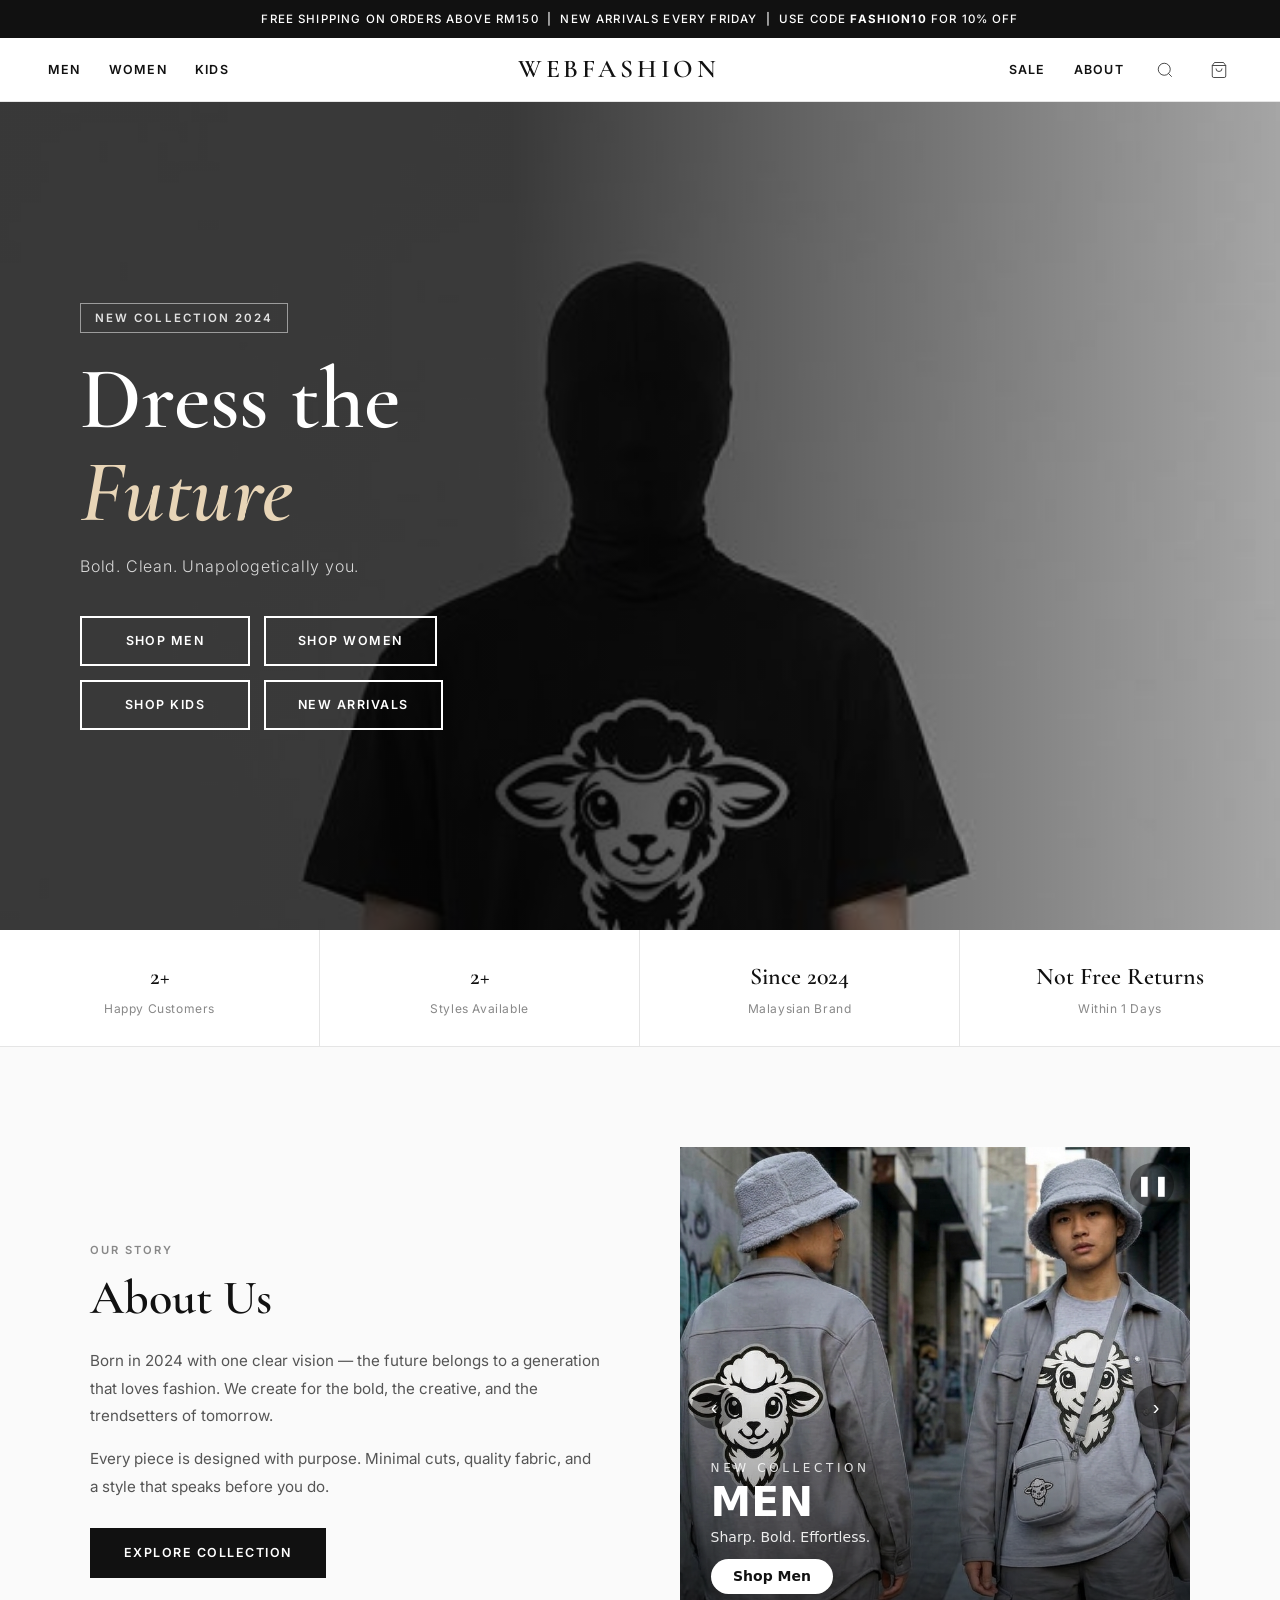
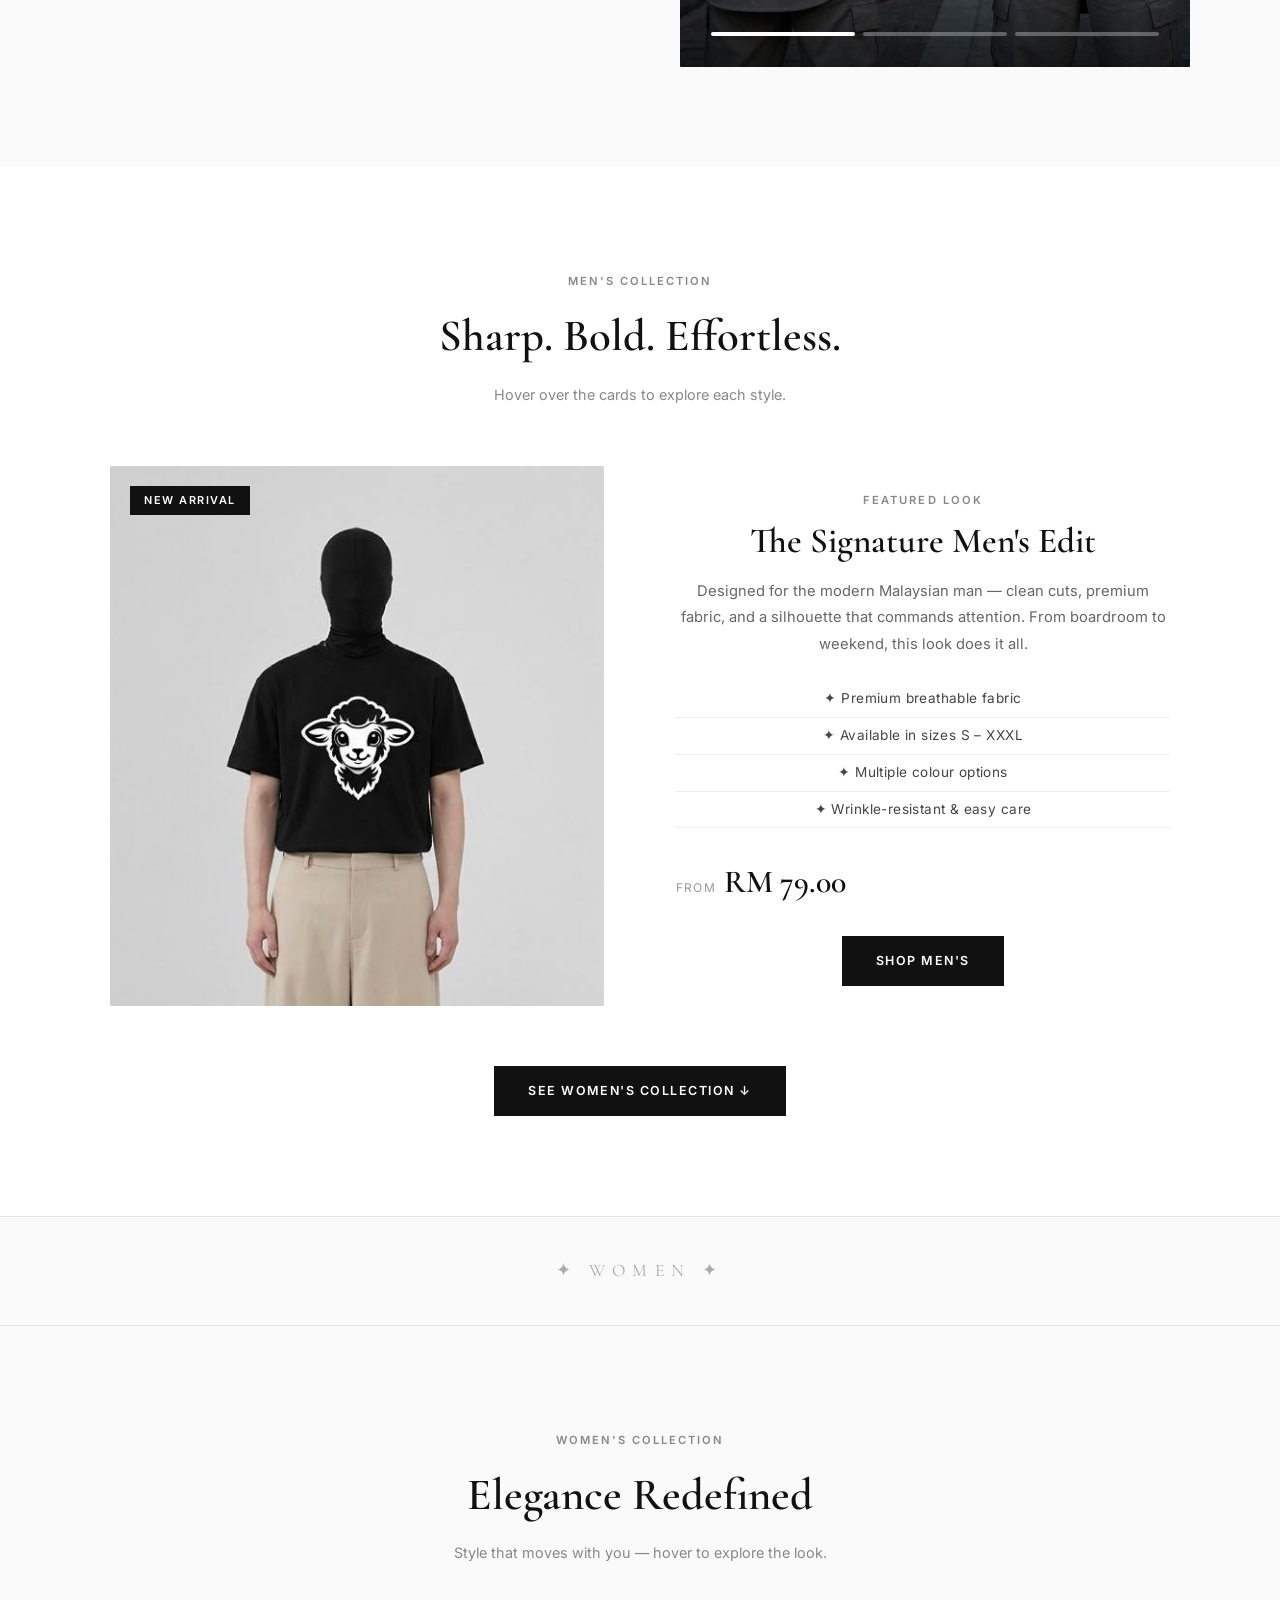
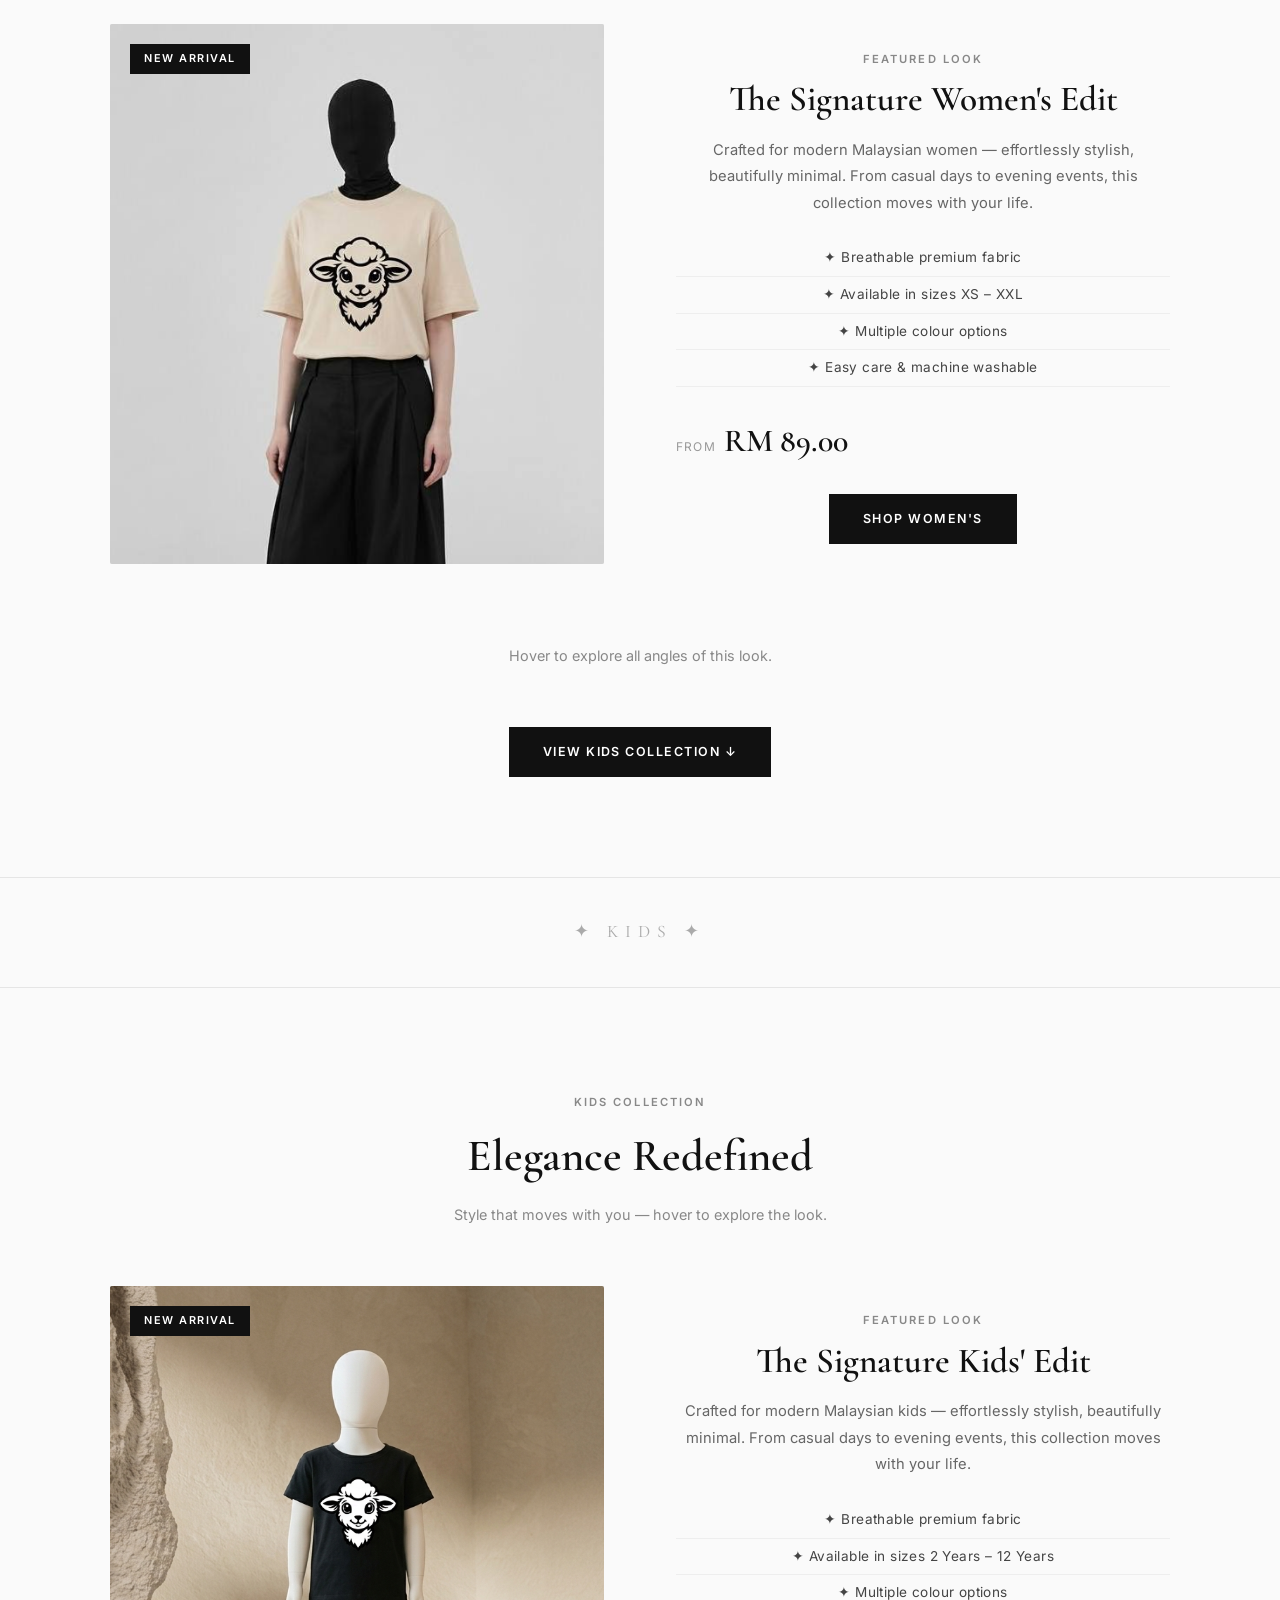
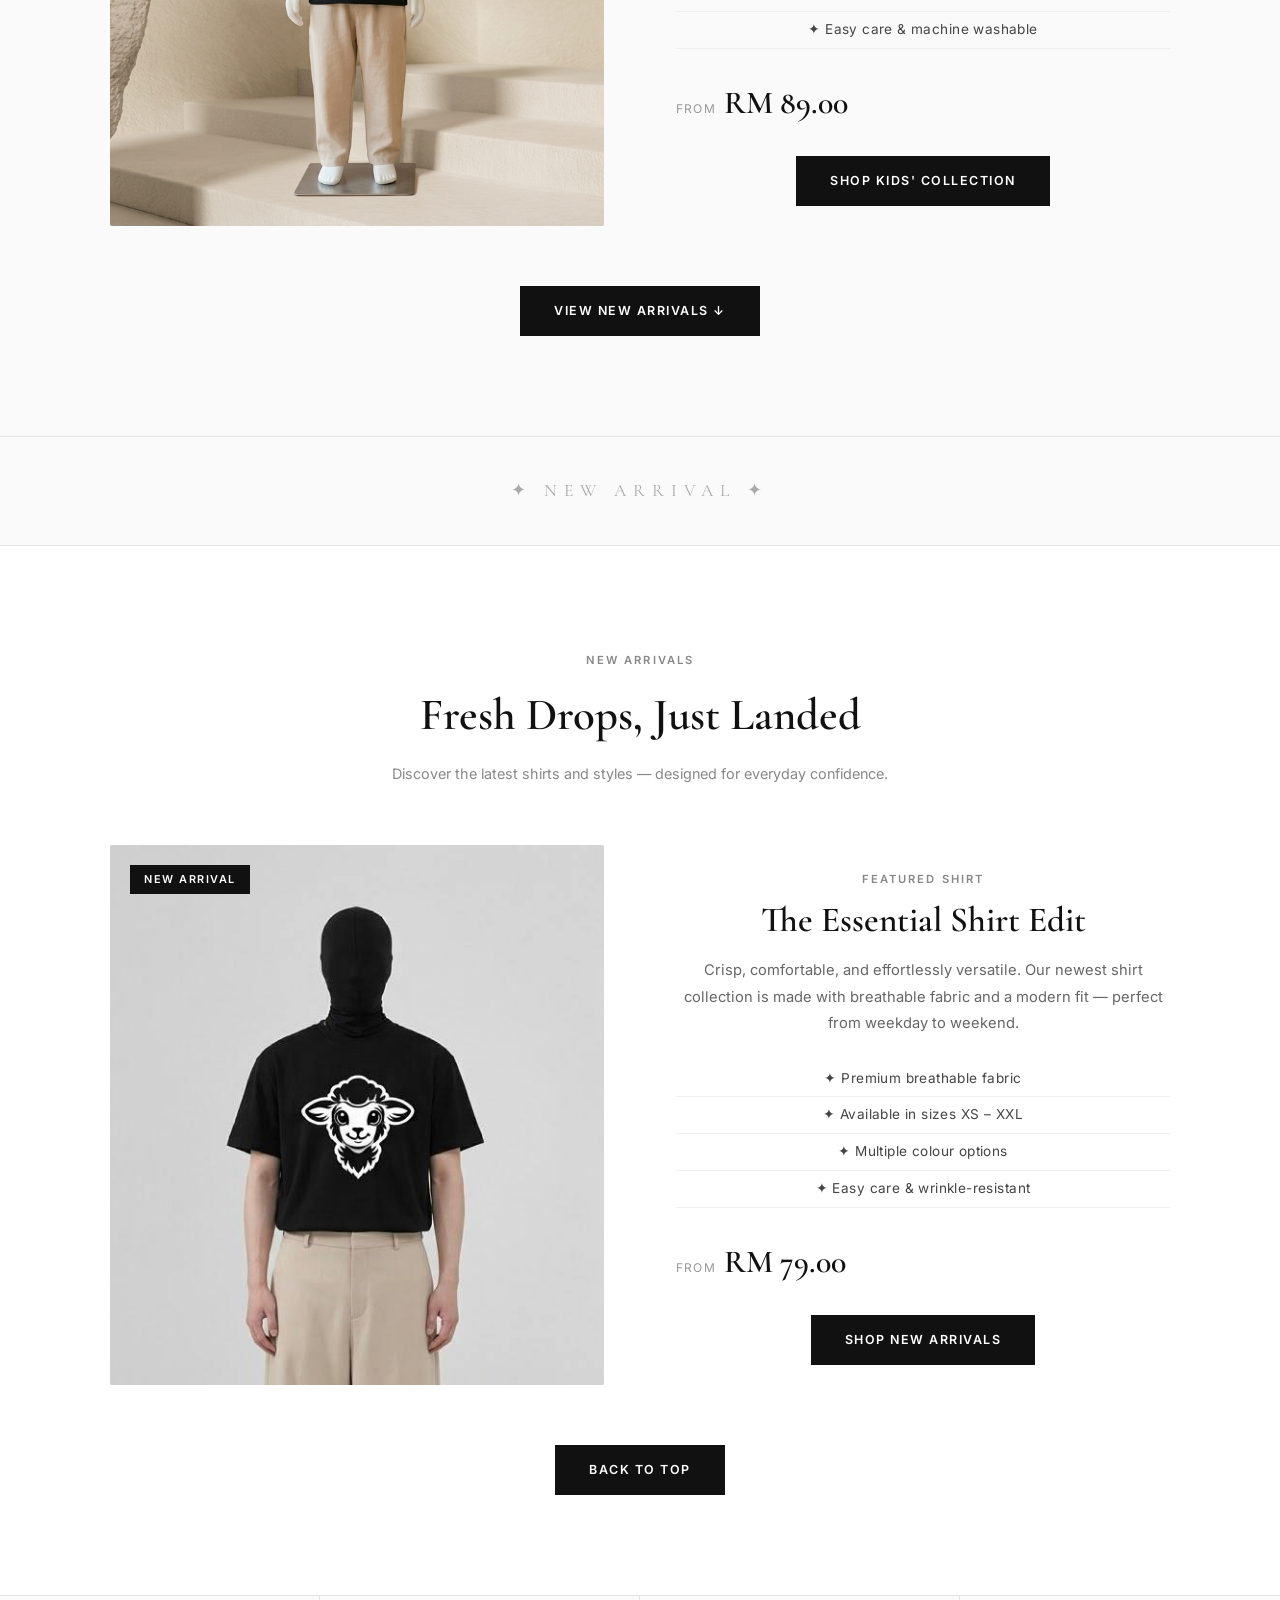
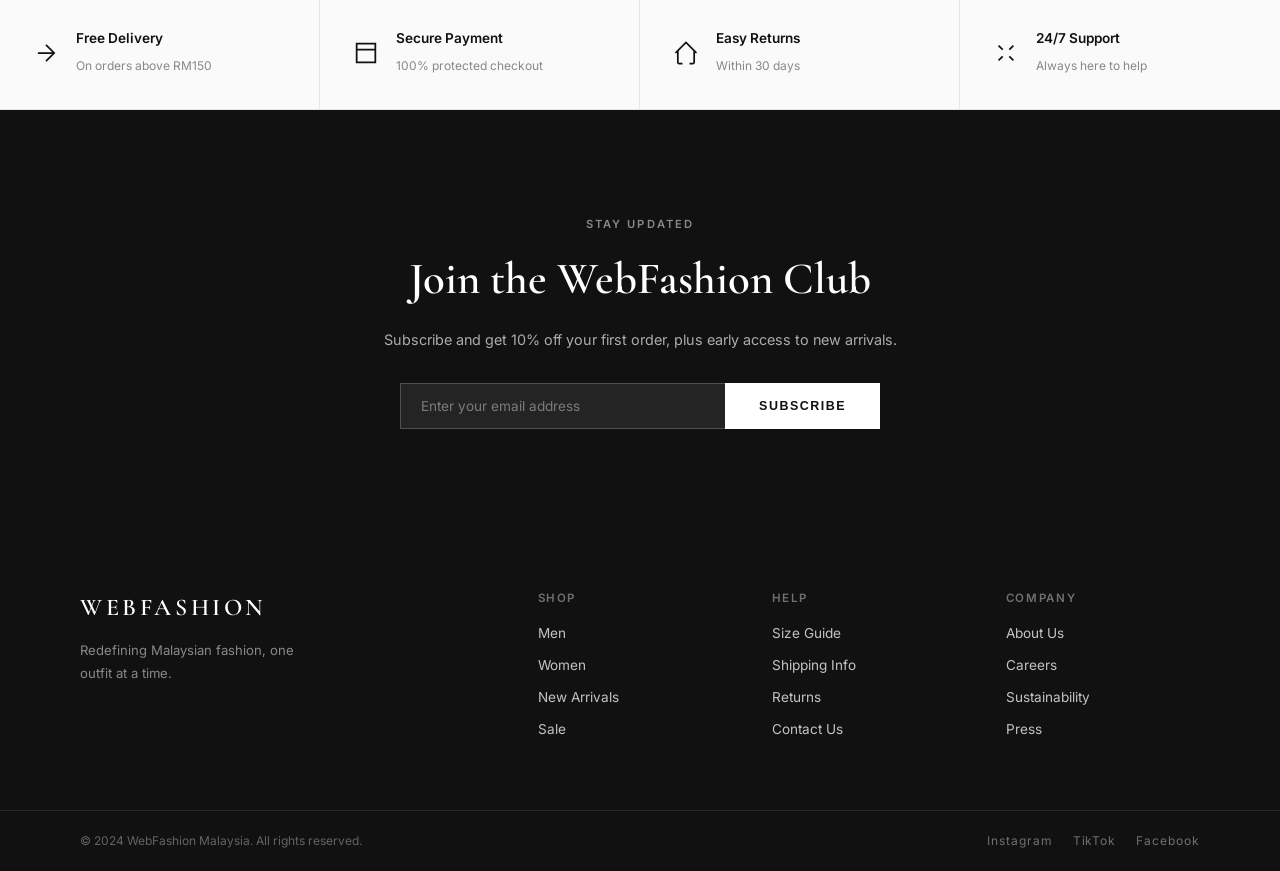
<file: index.html>
<!DOCTYPE html>
<html lang="en">
<head>
    <meta charset="UTF-8">
    <meta name="viewport" content="width=device-width, initial-scale=1.0">
    <title>WEBFASHION — Modern Malaysian Style</title>
    <link href="CSS/main.css" rel="stylesheet" />
    <link href="https://fonts.googleapis.com/css2?family=Cormorant+Garamond:ital,wght@0,400;0,600;1,400&family=Inter:wght@300;400;500;600&display=swap" rel="stylesheet">
</head>
<body id="top">

    <!-- Announcement Bar -->
    <div class="announcement-bar">
        <p>FREE SHIPPING ON ORDERS ABOVE RM150 &nbsp;|&nbsp; NEW ARRIVALS EVERY FRIDAY &nbsp;|&nbsp; USE CODE <strong>FASHION10</strong> FOR 10% OFF</p>
    </div>

    <!-- Navigation -->
    <header class="navbar">
        <div class="nav-left">
            <a onclick="document.getElementById('collection').scrollIntoView({ behavior: 'smooth' });">MEN</a>
            <a onclick="document.getElementById('women').scrollIntoView({ behavior: 'smooth' });">WOMEN</a>
            <a onclick="document.getElementById('kids').scrollIntoView({ behavior: 'smooth' });">KIDS</a>
        </div>

        <div class="nav-logo">
            <a href="#top">WEBFASHION</a>
        </div>

        <div class="nav-right">
            <a href="#">SALE</a>
            <a href="#about">ABOUT</a>
            <button class="icon-btn" aria-label="Search">
                <svg xmlns="http://www.w3.org/2000/svg" width="18" height="18" fill="none" viewBox="0 0 24 24" stroke="currentColor"><circle cx="11" cy="11" r="8"/><path d="M21 21l-4.35-4.35"/></svg>
            </button>
            <button class="icon-btn" aria-label="Cart">
                <svg xmlns="http://www.w3.org/2000/svg" width="18" height="18" fill="none" viewBox="0 0 24 24" stroke="currentColor"><path d="M6 2L3 6v14a2 2 0 002 2h14a2 2 0 002-2V6l-3-4z"/><line x1="3" y1="6" x2="21" y2="6"/><path d="M16 10a4 4 0 01-8 0"/></svg>
            </button>
        </div>
    </header>

    <!-- Hero Section -->
    <section class="hero">
        <div class="hero-bg">
            <img src="IMAGE/MAN/MAN FASHION.jpg" alt="Hero Fashion" onerror="this.parentElement.style.background='#1a1a1a'">
        </div>
        <div class="hero-overlay"></div>
        <div class="hero-content">
            <span class="hero-label">New Collection 2024</span>
            <h1 class="hero-title">Dress the<br><em>Future</em></h1>
            <p class="hero-sub">Bold. Clean. Unapologetically you.</p>
            <div class="hero-btns">
                <a href="#collection" class="btn btn-outline-white">Shop Men</a>
                <a href="#women" class="btn btn-outline-white">Shop Women</a>
                <a href="#kids" class="btn btn-outline-white">Shop Kids</a>
                <a href="HTML/NEW ARRIVAL.html" class="btn btn-outline-white">New Arrivals</a>
            </div>
        </div>
    </section>

    <!-- Stats Bar -->
    <div class="stats-bar">
        <div class="stat">
            <strong>2+</strong>
            <span>Happy Customers</span>
        </div>
        <div class="stat">
            <strong>2+</strong>
            <span>Styles Available</span>
        </div>
        <div class="stat">
            <strong>Since 2024</strong>
            <span>Malaysian Brand</span>
        </div>
        <div class="stat">
            <strong>Not Free Returns</strong>
            <span>Within 1 Days</span>
        </div>
    </div>

    <!-- About Section -->
    <section class="about-section" id="about">
        <div class="about-inner">
            <div class="about-text">
                <span class="section-label">Our Story</span>
                <h2>About Us</h2>
                <p>Born in 2024 with one clear vision — the future belongs to a generation that loves fashion. We create for the bold, the creative, and the trendsetters of tomorrow.</p>
                <p>Every piece is designed with purpose. Minimal cuts, quality fabric, and a style that speaks before you do.</p>
                <a href="#collection" class="btn btn-dark">Explore Collection</a>
            </div>
            <div class="about-image">
                <iframe src="VIDEOS/new-arrivals-slide.html" title="About WebFashion slideshow" loading="lazy"></iframe>
            </div>
        </div>
    </section>

    <!-- MEN Collection Section -->
    <section class="collection-section" id="collection">
        <div class="collection-header">
            <span class="section-label">Men's Collection</span>
            <h2>Sharp. Bold. Effortless.</h2>
            <p>Hover over the cards to explore each style.</p>
        </div>

        <!-- Men Spotlight -->
        <div class="women-spotlight">
            <div class="women-main-img">
                <img src="IMAGE/MAN/MAN FASHION.jpg" alt="Men Fashion Front">
                <div class="women-img-tag">New Arrival</div>
            </div>
            <div class="women-info">
                <span class="section-label">Featured Look</span>
                <h3>The Signature Men's Edit</h3>
                <p>Designed for the modern Malaysian man — clean cuts, premium fabric, and a silhouette that commands attention. From boardroom to weekend, this look does it all.</p>
                <ul class="women-features">
                    <li>✦ Premium breathable fabric</li>
                    <li>✦ Available in sizes S – XXXL</li>
                    <li>✦ Multiple colour options</li>
                    <li>✦ Wrinkle-resistant & easy care</li>
                </ul>
                <div class="women-price">
                    <span class="price-from">From</span>
                    <span class="price-num">RM 79.00</span>
                </div>
                <a href="HTML/MENS.html" class="btn btn-dark">Shop Men's</a>
            </div>
        </div>

        <div class="collection-cta">
            <a onclick="document.getElementById('women').scrollIntoView({ behavior: 'smooth' });" class="btn btn-dark">See Women's Collection ↓</a>
        </div>
    </section>

    <!-- Divider -->
    <div class="section-divider">
        <span>✦ WOMEN ✦</span>
    </div>

    <!-- WOMEN Collection Section -->
    <section class="collection-section women-section" id="women">
        <div class="collection-header">
            <span class="section-label">Women's Collection</span>
            <h2>Elegance Redefined</h2>
            <p>Style that moves with you — hover to explore the look.</p>
        </div>

        <!-- Women Featured Spotlight -->
        <div class="women-spotlight">
            <div class="women-main-img">
                <img src="IMAGE/WOMEN/WOMEN FASHION.jpg" alt="Women Fashion Front">
                <div class="women-img-tag">New Arrival</div>
            </div>
            <div class="women-info">
                <span class="section-label">Featured Look</span>
                <h3>The Signature Women's Edit</h3>
                <p>Crafted for modern Malaysian women — effortlessly stylish, beautifully minimal. From casual days to evening events, this collection moves with your life.</p>
                <ul class="women-features">
                    <li>✦ Breathable premium fabric</li>
                    <li>✦ Available in sizes XS – XXL</li>
                    <li>✦ Multiple colour options</li>
                    <li>✦ Easy care & machine washable</li>
                </ul>
                <div class="women-price">
                    <span class="price-from">From</span>
                    <span class="price-num">RM 89.00</span>
                </div>
                <a href="HTML/WOMEN.html" class="btn btn-dark">Shop Women's</a>
            </div>
        </div>

        <!-- Women Deck -->
        <div class="collection-header deck-intro">
            <p>Hover to explore all angles of this look.</p>
        </div>

        <div class="collection-cta">
            <a onclick="document.getElementById('kids').scrollIntoView({ behavior: 'smooth' });" class="btn btn-dark">View Kids Collection ↓</a>
        </div>
    </section>
    
    <!-- Divider -->
    <div class="section-divider">
        <span>✦ KIDS ✦</span>
    </div>

    <!-- Kids Collection Section -->
    <section class="collection-section women-section" id="kids">
        <div class="collection-header">
            <span class="section-label">Kids Collection</span>
            <h2>Elegance Redefined</h2>
            <p>Style that moves with you — hover to explore the look.</p>
        </div>

        <!-- Kids Featured Spotlight -->
        <div class="women-spotlight">
            <div class="women-main-img">
                <img src="IMAGE/KIDS/KIDS FASHION.jpg" alt="Kids Fashion Front">
                <div class="women-img-tag">New Arrival</div>
            </div>
            <div class="women-info">
                <span class="section-label">Featured Look</span>
                <h3>The Signature Kids' Edit</h3>
                <p>Crafted for modern Malaysian kids — effortlessly stylish, beautifully minimal. From casual days to evening events, this collection moves with your life.</p>
                <ul class="women-features">
                    <li>✦ Breathable premium fabric</li>
                    <li>✦ Available in sizes 2 Years – 12 Years</li>
                    <li>✦ Multiple colour options</li>
                    <li>✦ Easy care & machine washable</li>
                </ul>
                <div class="women-price">
                    <span class="price-from">From</span>
                    <span class="price-num">RM 89.00</span>
                </div>
                <a href="HTML/KIDS.html" class="btn btn-dark">Shop Kids' Collection</a>
            </div>
        </div>
        <div class="collection-cta">
            <a onclick="document.getElementById('new-arrival').scrollIntoView({ behavior: 'smooth' });" class="btn btn-dark">View New Arrivals ↓</a>
        </div>
    </section>

    <!-- Divider -->
    <div class="section-divider">
        <span>✦ NEW ARRIVAL ✦</span>
    </div>

    <!-- New Arrival Section -->
    <section class="collection-section" id="new-arrival">
        <div class="collection-header">
            <span class="section-label">New Arrivals</span>
            <h2>Fresh Drops, Just Landed</h2>
            <p>Discover the latest shirts and styles — designed for everyday confidence.</p>
        </div>

        <div class="women-spotlight">
            <div class="women-main-img">
                <img src="IMAGE/MAN/MAN FASHION.jpg" alt="New arrival shirt">
                <div class="women-img-tag">New Arrival</div>
            </div>
            <div class="women-info">
                <span class="section-label">Featured Shirt</span>
                <h3>The Essential Shirt Edit</h3>
                <p>Crisp, comfortable, and effortlessly versatile. Our newest shirt collection is made with breathable fabric and a modern fit — perfect from weekday to weekend.</p>
                <ul class="women-features">
                    <li>✦ Premium breathable fabric</li>
                    <li>✦ Available in sizes XS – XXL</li>
                    <li>✦ Multiple colour options</li>
                    <li>✦ Easy care &amp; wrinkle-resistant</li>
                </ul>
                <div class="women-price">
                    <span class="price-from">From</span>
                    <span class="price-num">RM 79.00</span>
                </div>
                <a href="HTML/NEW ARRIVAL.html" class="btn btn-dark">Shop New Arrivals</a>
            </div>
        </div>
        <div class="collection-cta">
            <a href="#top" class="btn btn-dark">Back to Top</a>
        </div>
    </section>

    <!-- Features Strip  -->
    <section class="features-strip">
        <div class="feature">
            <svg xmlns="http://www.w3.org/2000/svg" width="28" height="28" fill="none" viewBox="0 0 24 24" stroke="currentColor"><path d="M5 12h14M12 5l7 7-7 7"/></svg>
            <div>
                <strong>Free Delivery</strong>
                <span>On orders above RM150</span>
            </div>
        </div>
        <div class="feature">
            <svg xmlns="http://www.w3.org/2000/svg" width="28" height="28" fill="none" viewBox="0 0 24 24" stroke="currentColor"><path d="M4 4h16v16H4zM4 9h16"/></svg>
            <div>
                <strong>Secure Payment</strong>
                <span>100% protected checkout</span>
            </div>
        </div>
        <div class="feature">
            <svg xmlns="http://www.w3.org/2000/svg" width="28" height="28" fill="none" viewBox="0 0 24 24" stroke="currentColor"><path d="M3 12l2-2m0 0l7-7 7 7M5 10v10a1 1 0 001 1h3m10-11l2 2m-2-2v10a1 1 0 01-1 1h-3"/></svg>
            <div>
                <strong>Easy Returns</strong>
                <span>Within 30 days</span>
            </div>
        </div>
        <div class="feature">
            <svg xmlns="http://www.w3.org/2000/svg" width="28" height="28" fill="none" viewBox="0 0 24 24" stroke="currentColor"><path d="M18.364 5.636l-3.536 3.536m0 5.656l3.536 3.536M9.172 9.172L5.636 5.636m3.536 9.192l-3.536 3.536"/></svg>
            <div>
                <strong>24/7 Support</strong>
                <span>Always here to help</span>
            </div>
        </div>
    </section>

    <!-- Newsletter -->
    <section class="newsletter">
        <div class="newsletter-inner">
            <span class="section-label">Stay Updated</span>
            <h2>Join the WebFashion Club</h2>
            <p>Subscribe and get 10% off your first order, plus early access to new arrivals.</p>
            <form class="newsletter-form" onsubmit="handleNewsletter(event)">
                <input type="email" placeholder="Enter your email address" required>
                <button type="submit" class="btn btn-dark">Subscribe</button>
            </form>
        </div>
    </section>

    <!-- Footer -->
    <footer class="footer">
        <div class="footer-top">
            <div class="footer-brand">
                <div class="footer-logo">WEBFASHION</div>
                <p>Redefining Malaysian fashion, one outfit at a time.</p>
            </div>
            <div class="footer-links">
                <div class="footer-col">
                    <h4>Shop</h4>
                    <a href="#collection">Men</a>
                    <a href="#women">Women</a>
                    <a href="HTML/NEW ARRIVAL.html">New Arrivals</a>
                    <a href="#">Sale</a>
                </div>
                <div class="footer-col">
                    <h4>Help</h4>
                    <a href="#">Size Guide</a>
                    <a href="#">Shipping Info</a>
                    <a href="#">Returns</a>
                    <a href="#">Contact Us</a>
                </div>
                <div class="footer-col">
                    <h4>Company</h4>
                    <a href="#about">About Us</a>
                    <a href="#">Careers</a>
                    <a href="#">Sustainability</a>
                    <a href="#">Press</a>
                </div>
            </div>
        </div>
        <div class="footer-bottom">
            <p>&copy; 2024 WebFashion Malaysia. All rights reserved.</p>
            <div class="footer-socials">
                <a href="#">Instagram</a>
                <a href="#">TikTok</a>
                <a href="#">Facebook</a>
            </div>
        </div>
    </footer>

    <script src="app.js"></script>

</body>
</html>
</file>
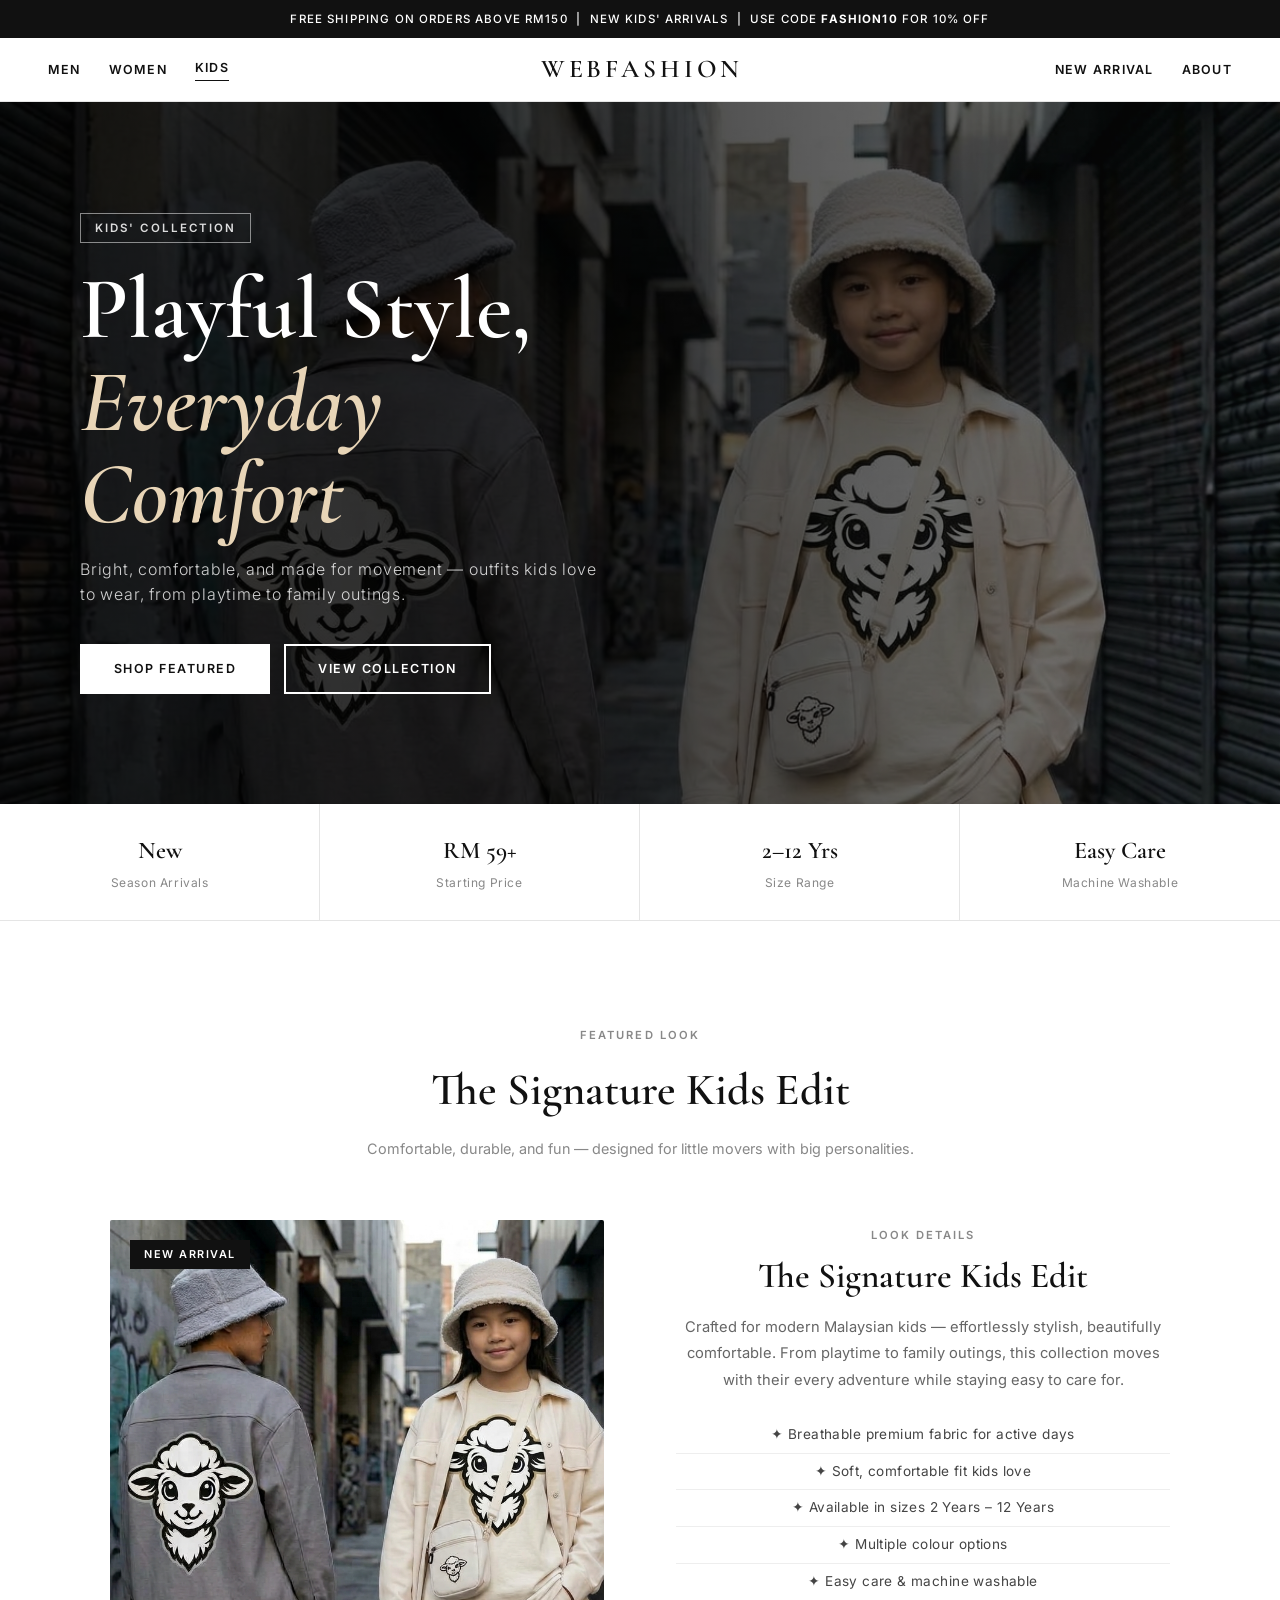
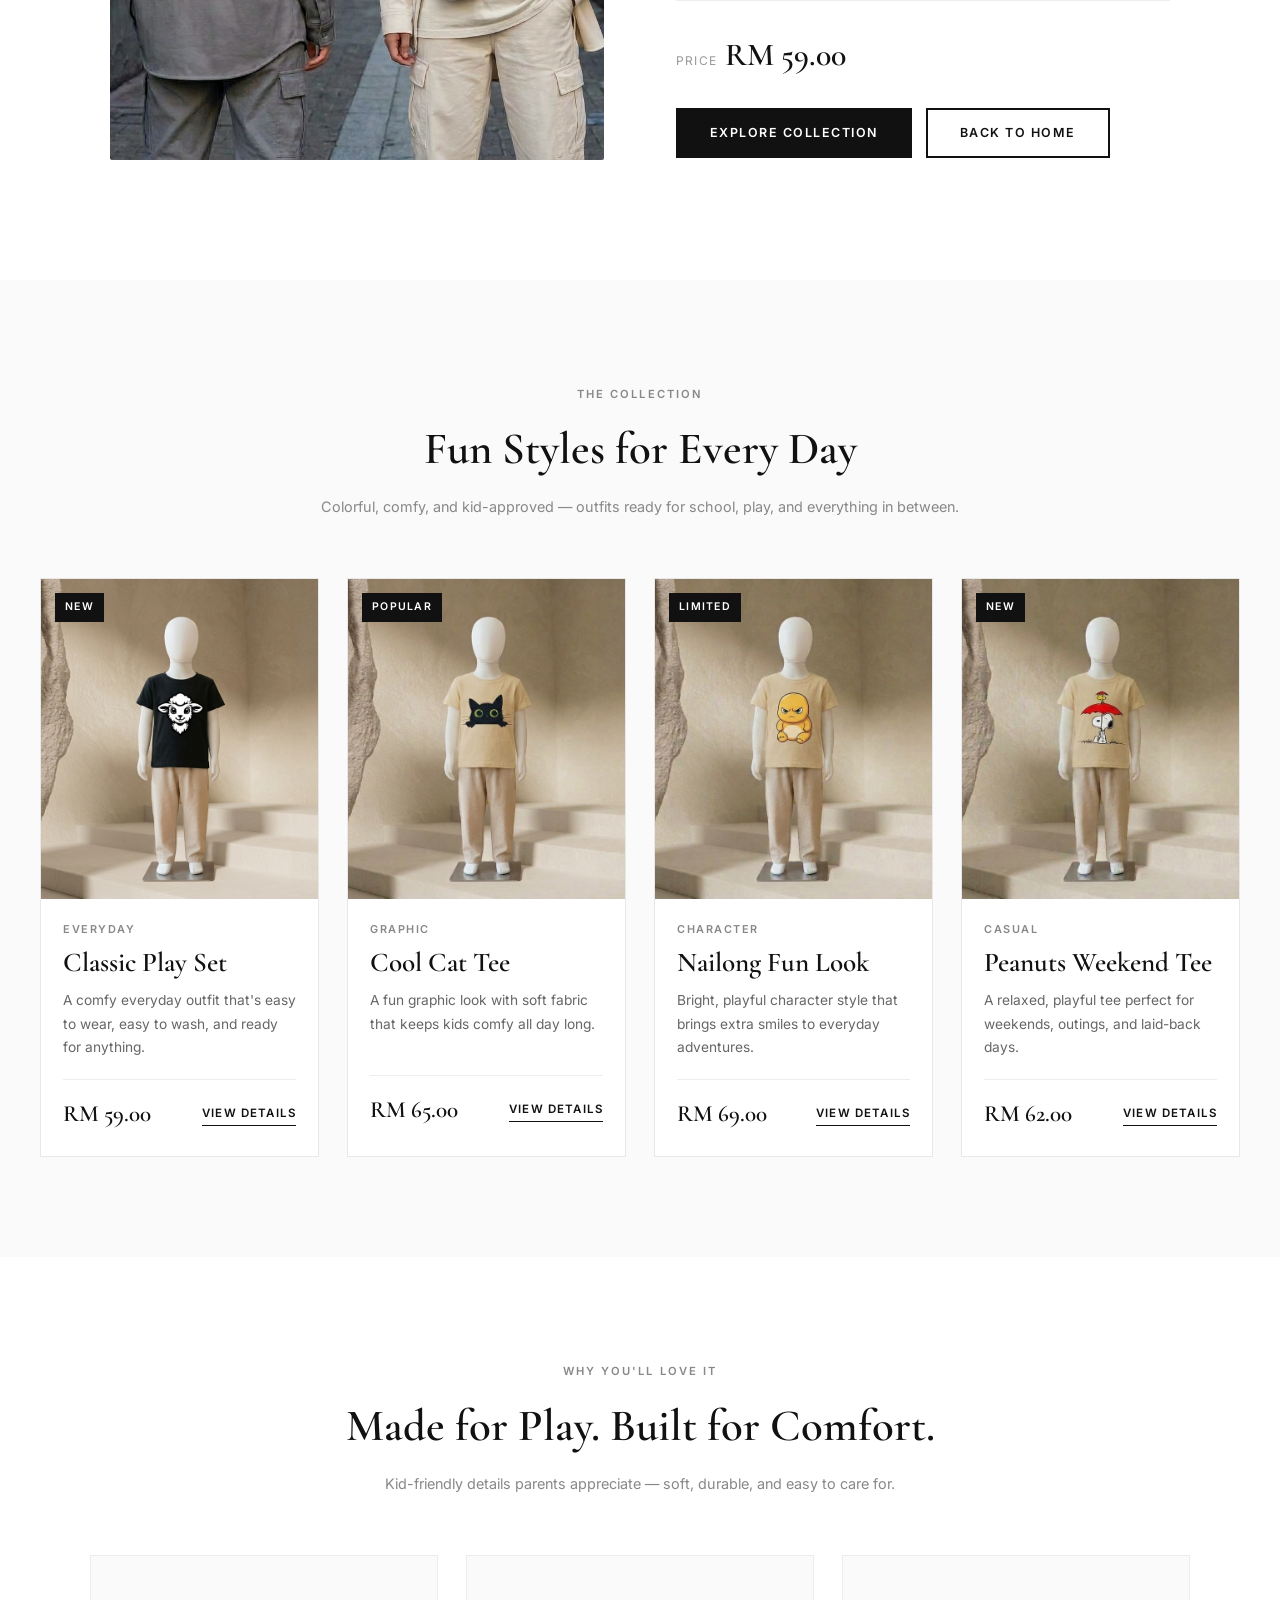
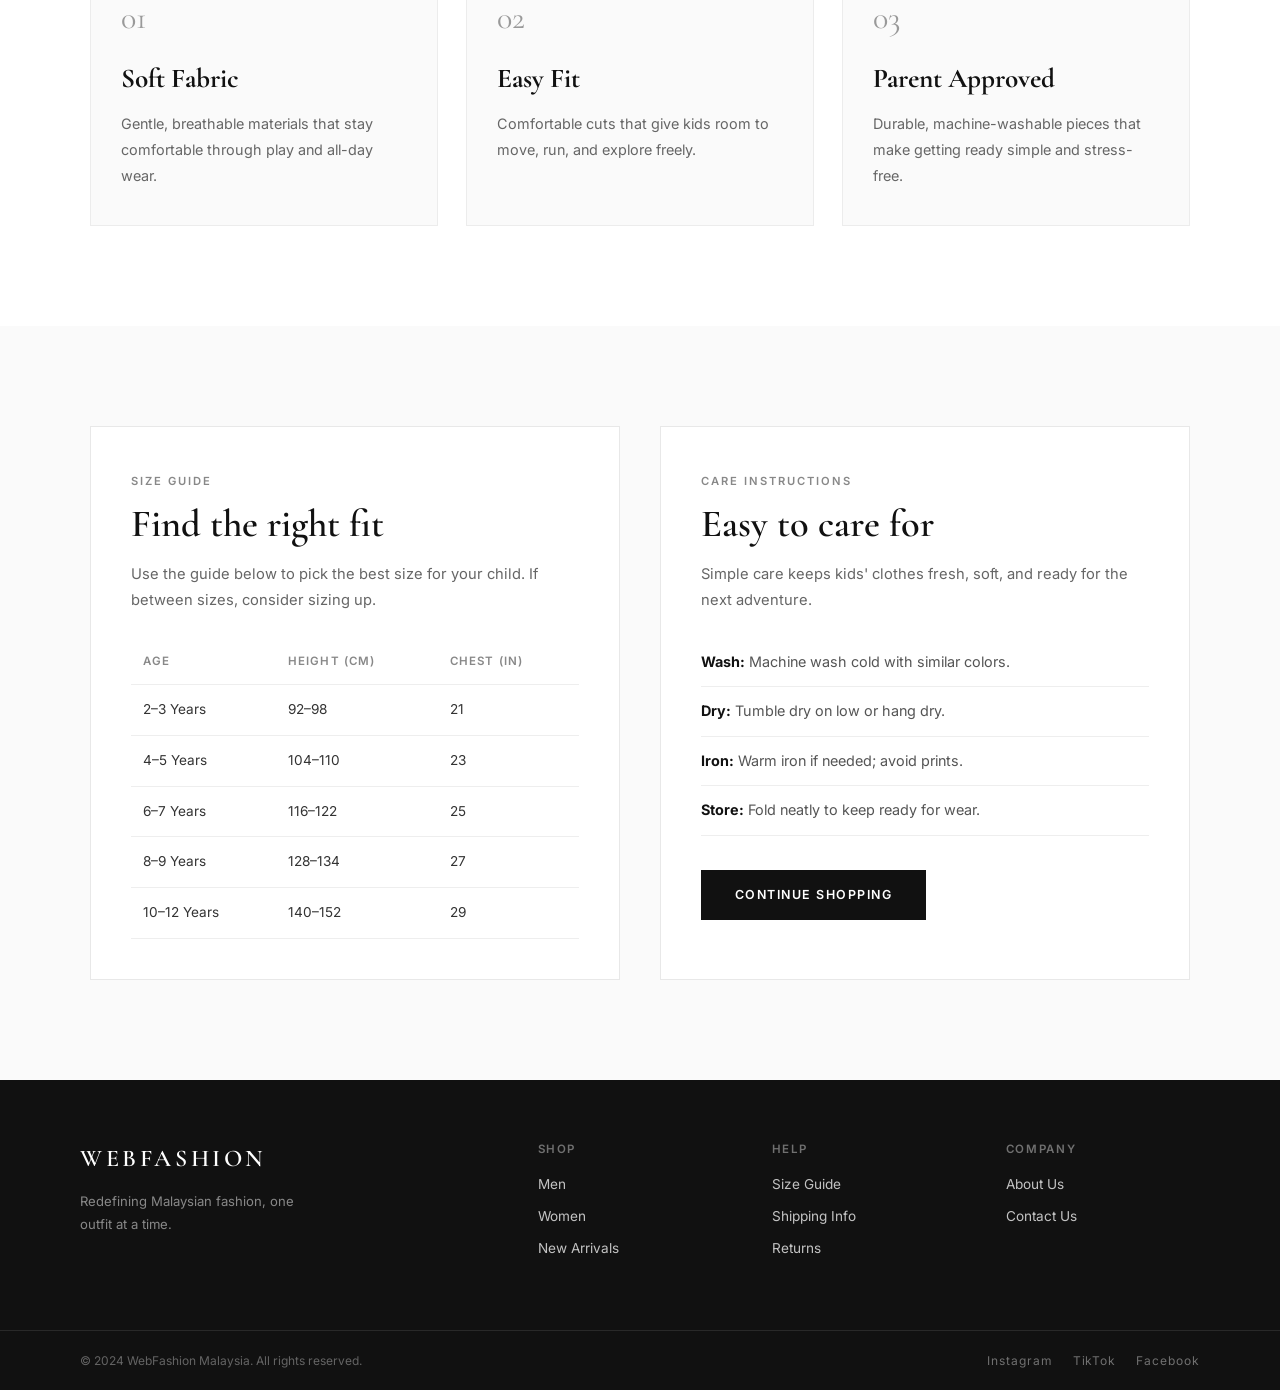
<file: HTML/KIDS.html>
<!DOCTYPE html>
<html lang="en">
<head>
    <meta charset="UTF-8">
    <meta name="viewport" content="width=device-width, initial-scale=1.0">
    <title>Kids' Collection — WEBFASHION</title>

    <!-- Fonts -->
    <link rel="preconnect" href="https://fonts.googleapis.com">
    <link rel="preconnect" href="https://fonts.gstatic.com" crossorigin>
    <link href="https://fonts.googleapis.com/css2?family=Cormorant+Garamond:ital,wght@0,400;0,600;1,400&family=Inter:wght@300;400;500;600&display=swap" rel="stylesheet">

    <!-- Styles -->
    <link rel="stylesheet" href="../CSS/main.css">
    <link rel="stylesheet" href="../CSS/kids-page.css">
</head>
<body>

    <!-- Announcement Bar -->
    <div class="announcement-bar">
        <p>FREE SHIPPING ON ORDERS ABOVE RM150 &nbsp;|&nbsp; NEW KIDS' ARRIVALS &nbsp;|&nbsp; USE CODE <strong>FASHION10</strong> FOR 10% OFF</p>
    </div>

    <!-- Navigation -->
    <header class="navbar">
        <div class="nav-left">
            <a href="../index.html#collection">MEN</a>
            <a href="../index.html#women">WOMEN</a>
            <a href="KIDS.html" class="active-link">KIDS</a>
        </div>

        <div class="nav-logo">
            <a href="../index.html">WEBFASHION</a>
        </div>

        <div class="nav-right">
            <a href="NEW ARRIVAL.html">NEW ARRIVAL</a>
            <a href="../index.html#about">ABOUT</a>
        </div>
    </header>

    <!-- Hero -->
    <section class="kids-hero">
        <div class="kids-hero-bg">
            <img src="../IMAGE/KIDS/KIDS FASHION NEW ARR.jpg" alt="Kids' collection hero">
        </div>
        <div class="kids-hero-overlay"></div>
        <div class="kids-hero-content">
            <span class="hero-label">Kids' Collection</span>
            <h1 class="hero-title">Playful Style, <br><em>Everyday Comfort</em></h1>
            <p class="hero-sub">Bright, comfortable, and made for movement — outfits kids love to wear, from playtime to family outings.</p>
            <div class="hero-btns">
                <a href="#featured" class="btn btn-white">Shop Featured</a>
                <a href="#collection-grid" class="btn btn-outline-white">View Collection</a>
            </div>
        </div>
    </section>

    <!-- Quick highlights -->
    <div class="stats-bar">
        <div class="stat">
            <strong>New</strong>
            <span>Season Arrivals</span>
        </div>
        <div class="stat">
            <strong>RM 59+</strong>
            <span>Starting Price</span>
        </div>
        <div class="stat">
            <strong>2–12 Yrs</strong>
            <span>Size Range</span>
        </div>
        <div class="stat">
            <strong>Easy Care</strong>
            <span>Machine Washable</span>
        </div>
    </div>

    <!-- Featured look -->
    <section class="collection-section" id="featured">
        <div class="collection-header">
            <span class="section-label">Featured Look</span>
            <h2>The Signature Kids Edit</h2>
            <p>Comfortable, durable, and fun — designed for little movers with big personalities.</p>
        </div>

        <div class="women-spotlight">
            <div class="women-main-img">
                <img src="../IMAGE/KIDS/KIDS FASHION NEW ARR.jpg" alt="Kids' new arrival outfit">
                <div class="women-img-tag">New Arrival</div>
            </div>

            <div class="women-info">
                <span class="section-label">Look Details</span>
                <h3>The Signature Kids Edit</h3>
                <p>Crafted for modern Malaysian kids — effortlessly stylish, beautifully comfortable. From playtime to family outings, this collection moves with their every adventure while staying easy to care for.</p>

                <ul class="women-features">
                    <li>✦ Breathable premium fabric for active days</li>
                    <li>✦ Soft, comfortable fit kids love</li>
                    <li>✦ Available in sizes 2 Years – 12 Years</li>
                    <li>✦ Multiple colour options</li>
                    <li>✦ Easy care &amp; machine washable</li>
                </ul>

                <div class="women-price">
                    <span class="price-from">Price</span>
                    <span class="price-num">RM 59.00</span>
                </div>

                <div class="product-actions">
                    <a href="#collection-grid" class="btn btn-dark">Explore Collection</a>
                    <a href="../index.html" class="btn btn-light-border">Back to Home</a>
                </div>
            </div>
        </div>
    </section>

    <!-- Collection grid -->
    <section class="collection-section kids-grid-section" id="collection-grid">
        <div class="collection-header">
            <span class="section-label">The Collection</span>
            <h2>Fun Styles for Every Day</h2>
            <p>Colorful, comfy, and kid-approved — outfits ready for school, play, and everything in between.</p>
        </div>

        <div class="shirt-grid">
            <article class="shirt-card">
                <div class="shirt-card-img">
                    <img src="../IMAGE/KIDS/KIDS FASHION.jpg" alt="Kids' classic outfit">
                    <span class="shirt-badge">New</span>
                </div>
                <div class="shirt-card-body">
                    <p class="shirt-category">Everyday</p>
                    <h3>Classic Play Set</h3>
                    <p class="shirt-desc">A comfy everyday outfit that's easy to wear, easy to wash, and ready for anything.</p>
                    <div class="shirt-card-footer">
                        <span class="shirt-price">RM 59.00</span>
                        <a href="#featured" class="shirt-link">View Details</a>
                    </div>
                </div>
            </article>

            <article class="shirt-card">
                <div class="shirt-card-img">
                    <img src="../IMAGE/KIDS/KIDS FASHION CAT.jpg" alt="Kids' cat print outfit">
                    <span class="shirt-badge">Popular</span>
                </div>
                <div class="shirt-card-body">
                    <p class="shirt-category">Graphic</p>
                    <h3>Cool Cat Tee</h3>
                    <p class="shirt-desc">A fun graphic look with soft fabric that keeps kids comfy all day long.</p>
                    <div class="shirt-card-footer">
                        <span class="shirt-price">RM 65.00</span>
                        <a href="#featured" class="shirt-link">View Details</a>
                    </div>
                </div>
            </article>

            <article class="shirt-card">
                <div class="shirt-card-img">
                    <img src="../IMAGE/KIDS/KIDS FASHION NAILONG.jpg" alt="Kids' Nailong outfit">
                    <span class="shirt-badge">Limited</span>
                </div>
                <div class="shirt-card-body">
                    <p class="shirt-category">Character</p>
                    <h3>Nailong Fun Look</h3>
                    <p class="shirt-desc">Bright, playful character style that brings extra smiles to everyday adventures.</p>
                    <div class="shirt-card-footer">
                        <span class="shirt-price">RM 69.00</span>
                        <a href="#featured" class="shirt-link">View Details</a>
                    </div>
                </div>
            </article>

            <article class="shirt-card">
                <div class="shirt-card-img">
                    <img src="../IMAGE/KIDS/KIDS FASHION PEANUTS.jpg" alt="Kids' Peanuts outfit">
                    <span class="shirt-badge">New</span>
                </div>
                <div class="shirt-card-body">
                    <p class="shirt-category">Casual</p>
                    <h3>Peanuts Weekend Tee</h3>
                    <p class="shirt-desc">A relaxed, playful tee perfect for weekends, outings, and laid-back days.</p>
                    <div class="shirt-card-footer">
                        <span class="shirt-price">RM 62.00</span>
                        <a href="#featured" class="shirt-link">View Details</a>
                    </div>
                </div>
            </article>
        </div>
    </section>

    <!-- Style details -->
    <section class="collection-section shirt-details-section">
        <div class="collection-header">
            <span class="section-label">Why You'll Love It</span>
            <h2>Made for Play. Built for Comfort.</h2>
            <p>Kid-friendly details parents appreciate — soft, durable, and easy to care for.</p>
        </div>

        <div class="detail-grid">
            <div class="detail-card">
                <div class="detail-icon">01</div>
                <h3>Soft Fabric</h3>
                <p>Gentle, breathable materials that stay comfortable through play and all-day wear.</p>
            </div>
            <div class="detail-card">
                <div class="detail-icon">02</div>
                <h3>Easy Fit</h3>
                <p>Comfortable cuts that give kids room to move, run, and explore freely.</p>
            </div>
            <div class="detail-card">
                <div class="detail-icon">03</div>
                <h3>Parent Approved</h3>
                <p>Durable, machine-washable pieces that make getting ready simple and stress-free.</p>
            </div>
        </div>
    </section>

    <!-- Size guide / care -->
    <section class="collection-section size-care-section">
        <div class="size-care-grid">
            <div class="info-panel">
                <span class="section-label">Size Guide</span>
                <h2>Find the right fit</h2>
                <p>Use the guide below to pick the best size for your child. If between sizes, consider sizing up.</p>
                <div class="size-table-wrap">
                    <table class="size-table">
                        <thead>
                            <tr>
                                <th>Age</th>
                                <th>Height (cm)</th>
                                <th>Chest (in)</th>
                            </tr>
                        </thead>
                        <tbody>
                            <tr><td>2–3 Years</td><td>92–98</td><td>21</td></tr>
                            <tr><td>4–5 Years</td><td>104–110</td><td>23</td></tr>
                            <tr><td>6–7 Years</td><td>116–122</td><td>25</td></tr>
                            <tr><td>8–9 Years</td><td>128–134</td><td>27</td></tr>
                            <tr><td>10–12 Years</td><td>140–152</td><td>29</td></tr>
                        </tbody>
                    </table>
                </div>
            </div>

            <div class="info-panel">
                <span class="section-label">Care Instructions</span>
                <h2>Easy to care for</h2>
                <p>Simple care keeps kids' clothes fresh, soft, and ready for the next adventure.</p>
                <ul class="care-list">
                    <li><strong>Wash:</strong> Machine wash cold with similar colors.</li>
                    <li><strong>Dry:</strong> Tumble dry on low or hang dry.</li>
                    <li><strong>Iron:</strong> Warm iron if needed; avoid prints.</li>
                    <li><strong>Store:</strong> Fold neatly to keep ready for wear.</li>
                </ul>
                <a href="../index.html" class="btn btn-dark care-btn">Continue Shopping</a>
            </div>
        </div>
    </section>

    <!-- Footer -->
    <footer class="footer">
        <div class="footer-top">
            <div class="footer-brand">
                <div class="footer-logo">WEBFASHION</div>
                <p>Redefining Malaysian fashion, one outfit at a time.</p>
            </div>
            <div class="footer-links">
                <div class="footer-col">
                    <h4>Shop</h4>
                    <a href="../index.html#collection">Men</a>
                    <a href="../index.html#women">Women</a>
                    <a href="NEW ARRIVAL.html">New Arrivals</a>
                </div>
                <div class="footer-col">
                    <h4>Help</h4>
                    <a href="#featured">Size Guide</a>
                    <a href="#">Shipping Info</a>
                    <a href="#">Returns</a>
                </div>
                <div class="footer-col">
                    <h4>Company</h4>
                    <a href="../index.html#about">About Us</a>
                    <a href="#">Contact Us</a>
                </div>
            </div>
        </div>
        <div class="footer-bottom">
            <p>&copy; 2024 WebFashion Malaysia. All rights reserved.</p>
            <div class="footer-socials">
                <a href="#">Instagram</a>
                <a href="#">TikTok</a>
                <a href="#">Facebook</a>
            </div>
        </div>
    </footer>

    <script src="../app.js"></script>
</body>
</html>
</file>
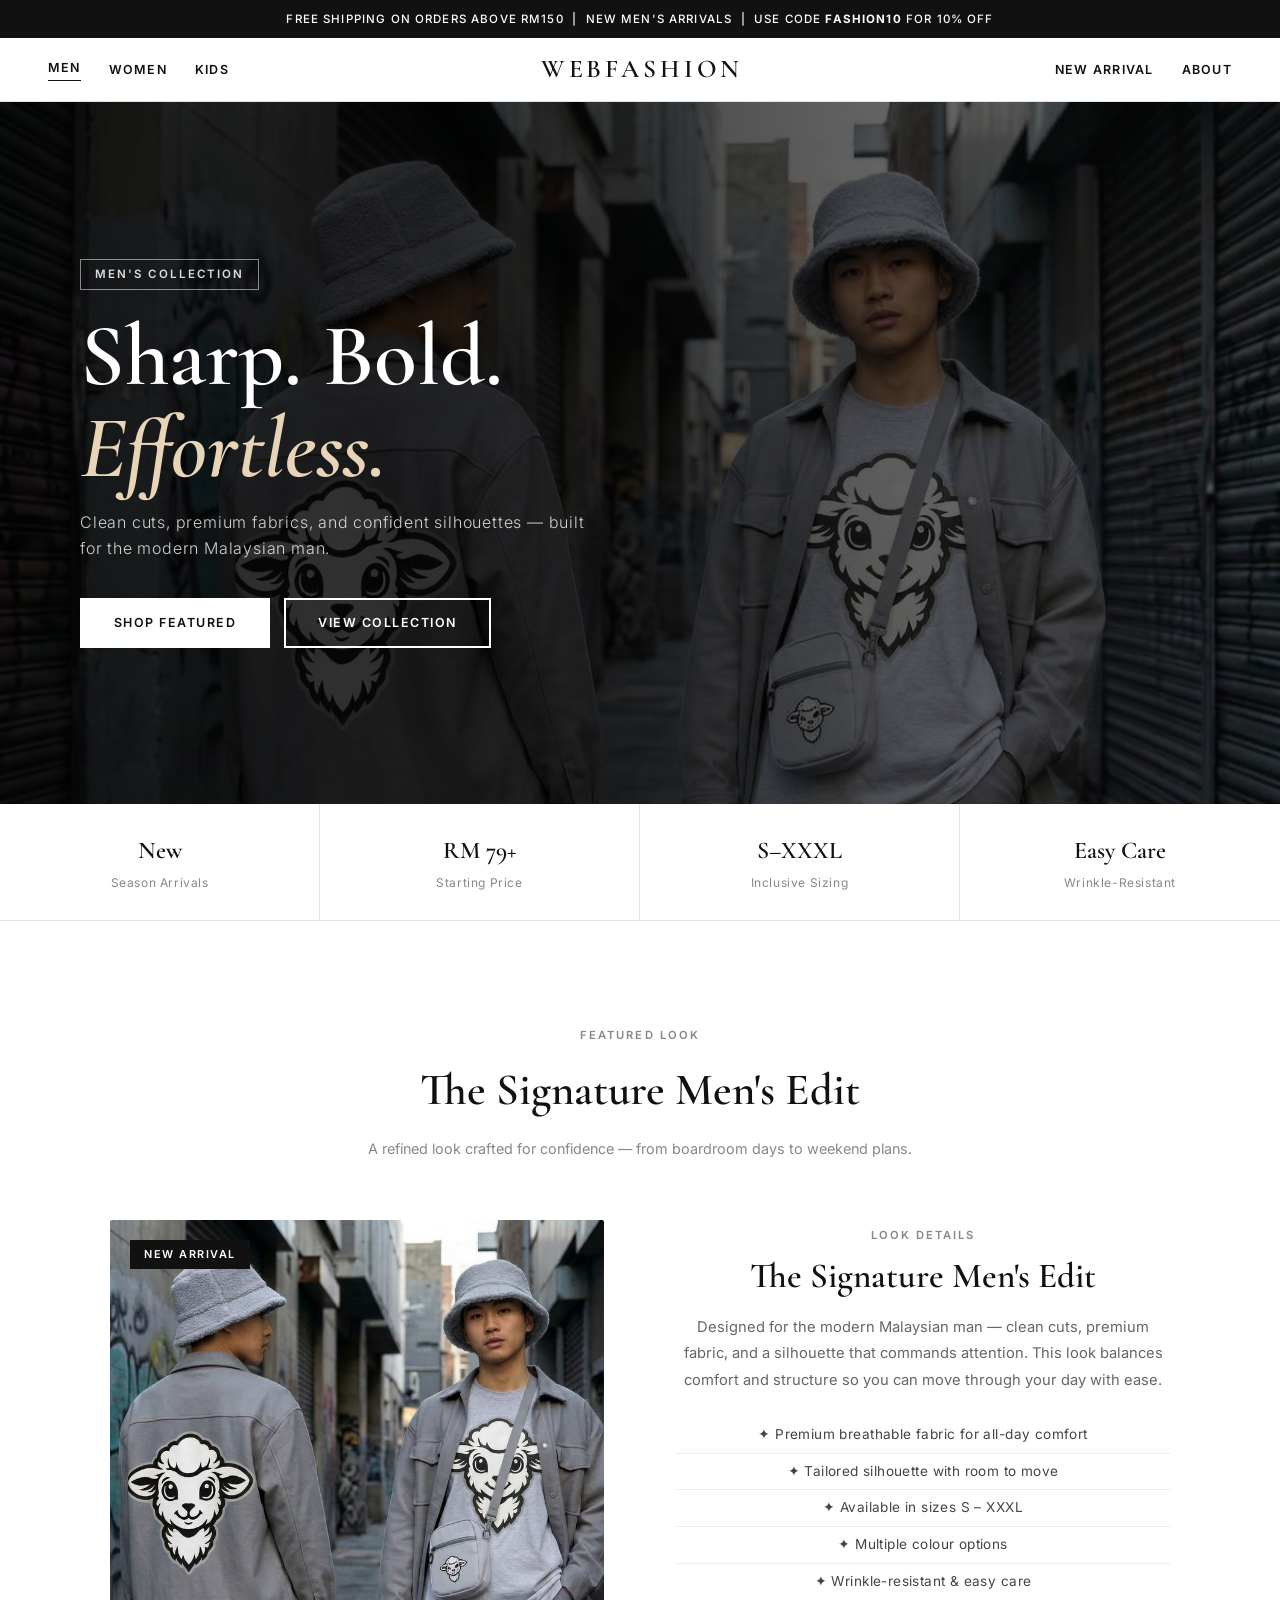
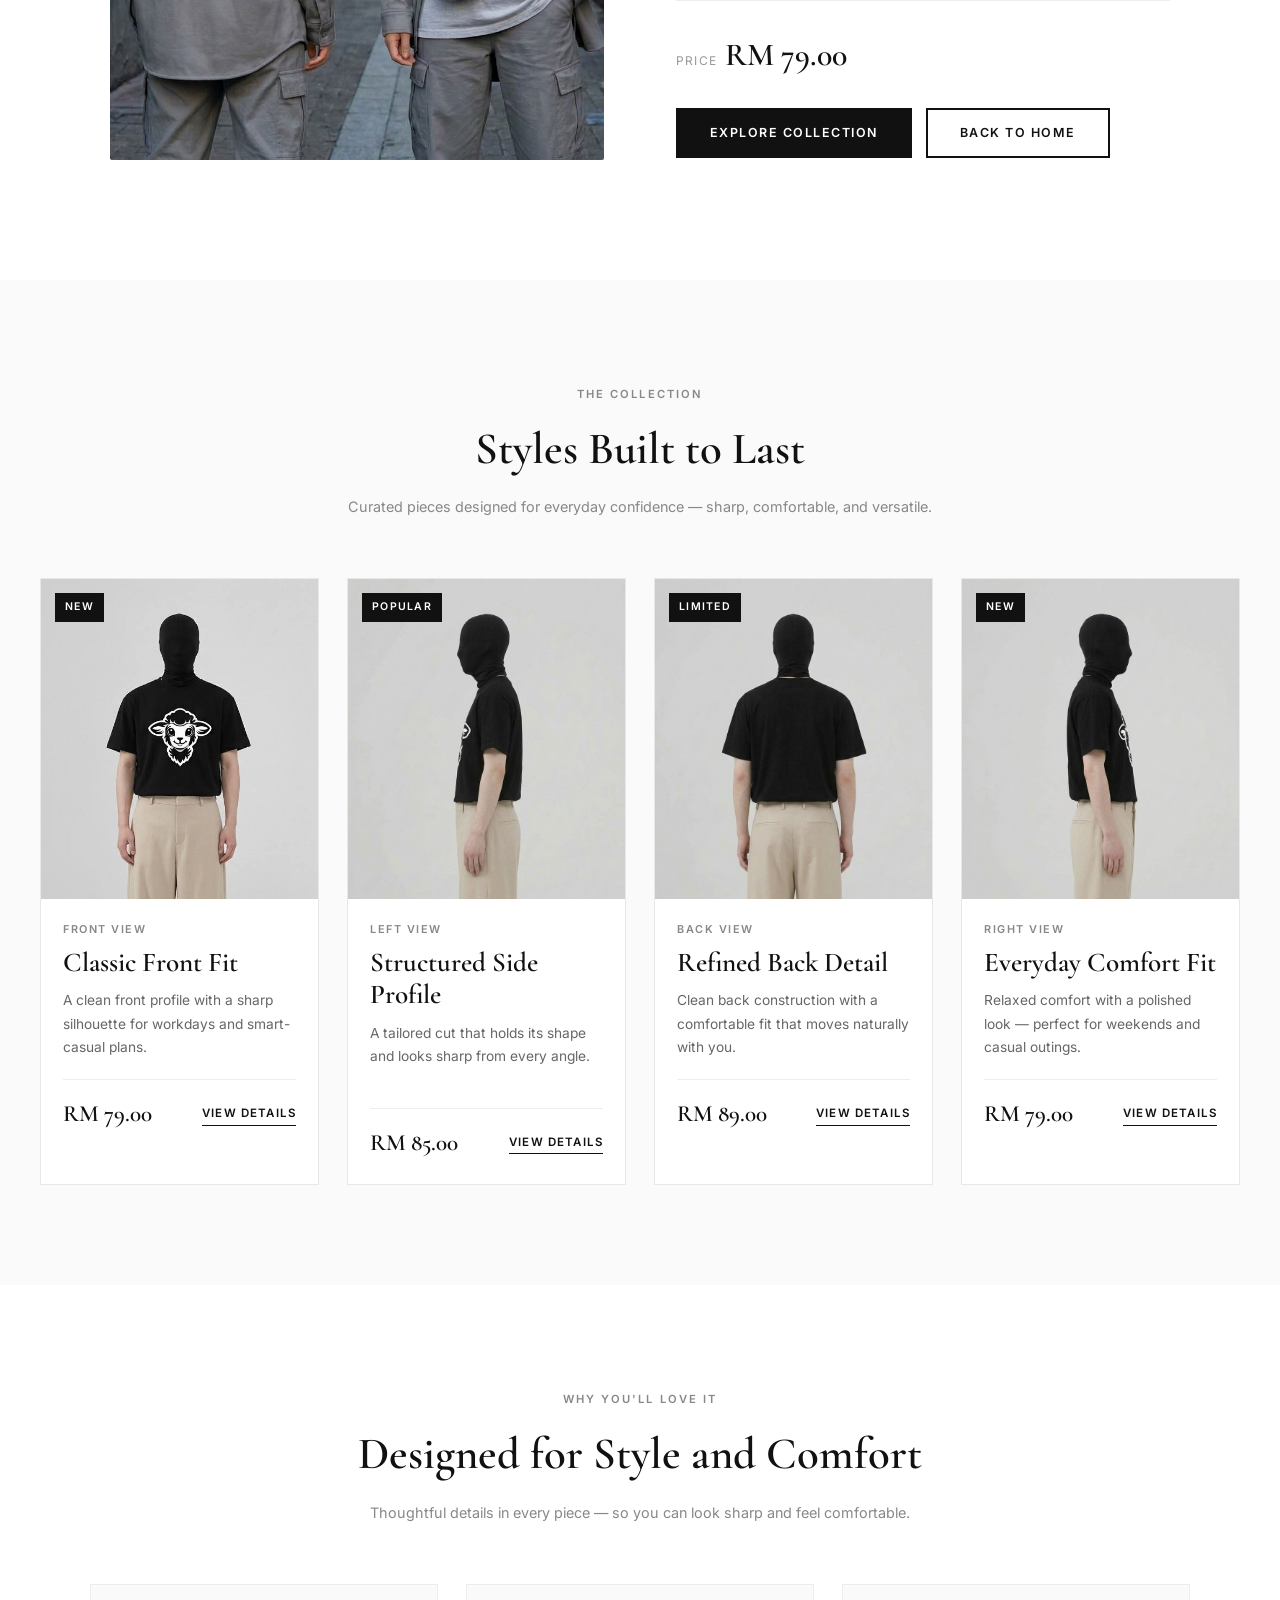
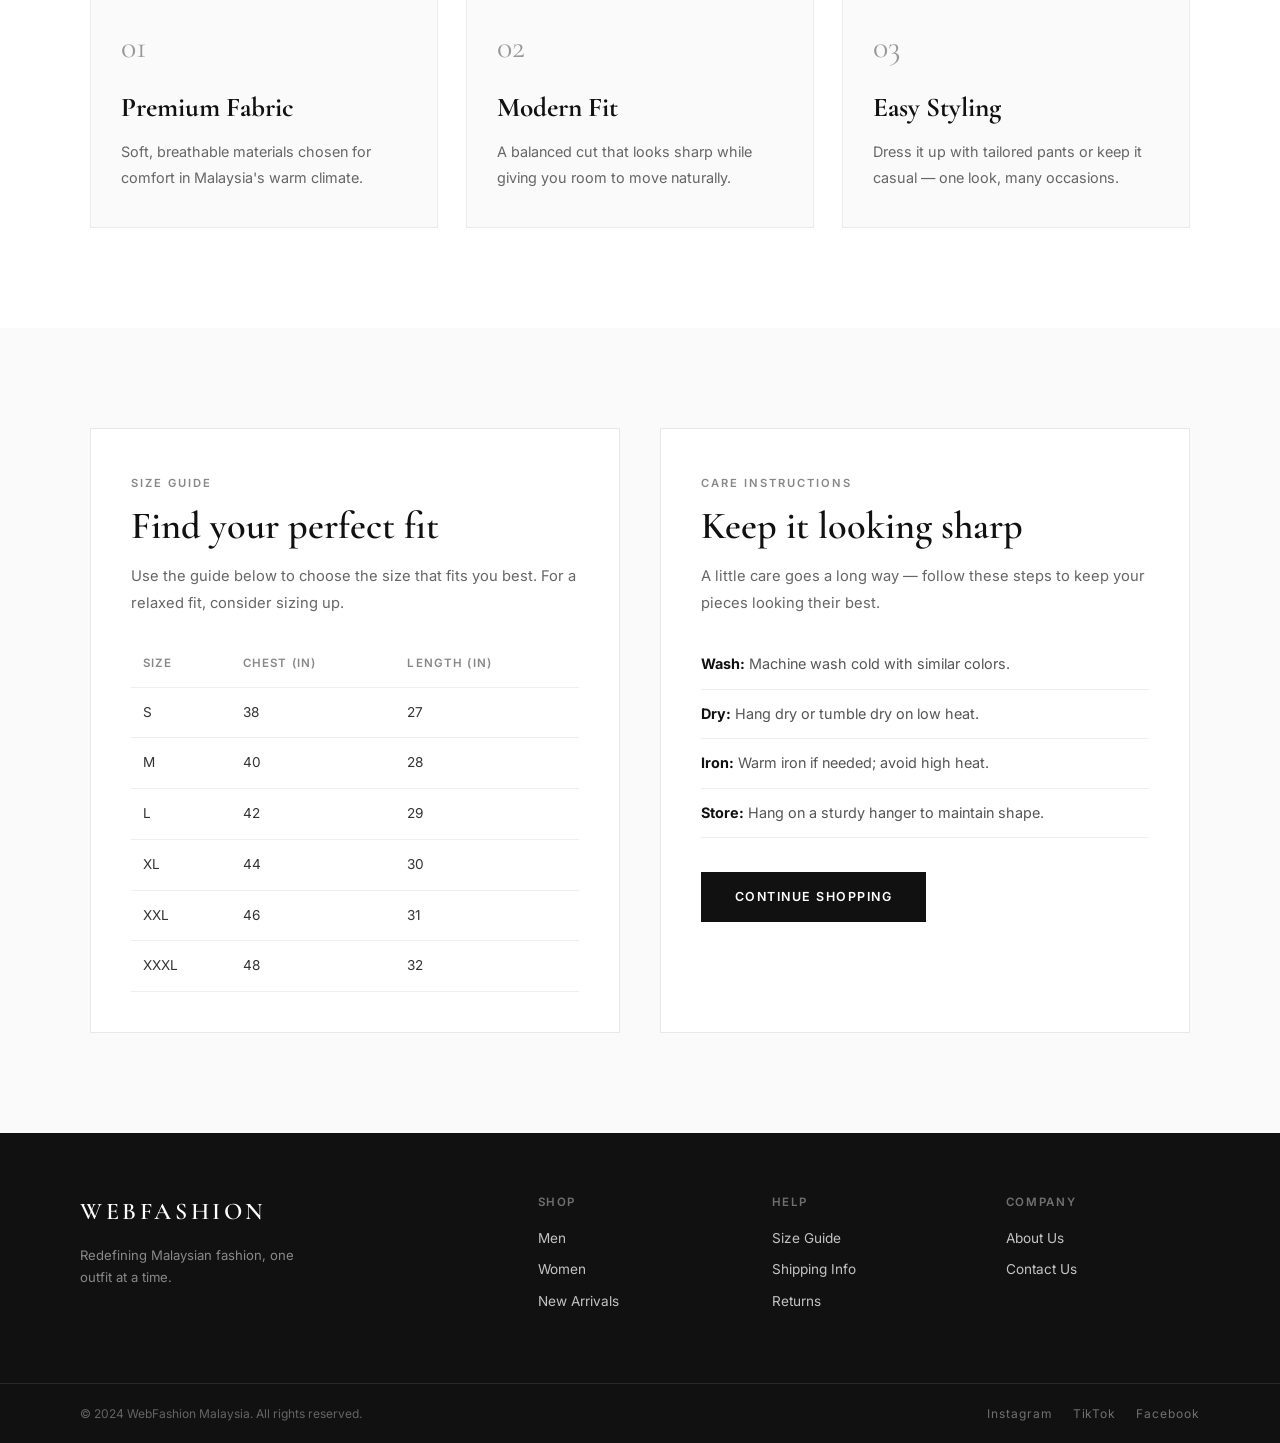
<file: HTML/MENS.html>
<!DOCTYPE html>
<html lang="en">
<head>
    <meta charset="UTF-8">
    <meta name="viewport" content="width=device-width, initial-scale=1.0">
    <title>Men's Collection — WEBFASHION</title>

    <!-- Fonts -->
    <link rel="preconnect" href="https://fonts.googleapis.com">
    <link rel="preconnect" href="https://fonts.gstatic.com" crossorigin>
    <link href="https://fonts.googleapis.com/css2?family=Cormorant+Garamond:ital,wght@0,400;0,600;1,400&family=Inter:wght@300;400;500;600&display=swap" rel="stylesheet">

    <!-- Styles -->
    <link rel="stylesheet" href="../CSS/main.css">
    <link rel="stylesheet" href="../CSS/mens-page.css">
</head>
<body>

    <!-- Announcement Bar -->
    <div class="announcement-bar">
        <p>FREE SHIPPING ON ORDERS ABOVE RM150 &nbsp;|&nbsp; NEW MEN'S ARRIVALS &nbsp;|&nbsp; USE CODE <strong>FASHION10</strong> FOR 10% OFF</p>
    </div>

    <!-- Navigation -->
    <header class="navbar">
        <div class="nav-left">
            <a href="MENS.html" class="active-link">MEN</a>
            <a href="../index.html#women">WOMEN</a>
            <a href="../index.html#kids">KIDS</a>
        </div>

        <div class="nav-logo">
            <a href="../index.html">WEBFASHION</a>
        </div>

        <div class="nav-right">
            <a href="NEW ARRIVAL.html">NEW ARRIVAL</a>
            <a href="../index.html#about">ABOUT</a>
        </div>
    </header>

    <!-- Hero -->
    <section class="mens-hero">
        <div class="mens-hero-bg">
            <img src="../IMAGE/MAN/MENS FASHION NEW ARR.jpg" alt="Men's collection hero">
        </div>
        <div class="mens-hero-overlay"></div>
        <div class="mens-hero-content">
            <span class="hero-label">Men's Collection</span>
            <h1 class="hero-title">Sharp. Bold. <br><em>Effortless.</em></h1>
            <p class="hero-sub">Clean cuts, premium fabrics, and confident silhouettes — built for the modern Malaysian man.</p>
            <div class="hero-btns">
                <a href="#featured" class="btn btn-white">Shop Featured</a>
                <a href="#collection-grid" class="btn btn-outline-white">View Collection</a>
            </div>
        </div>
    </section>

    <!-- Quick highlights -->
    <div class="stats-bar">
        <div class="stat">
            <strong>New</strong>
            <span>Season Arrivals</span>
        </div>
        <div class="stat">
            <strong>RM 79+</strong>
            <span>Starting Price</span>
        </div>
        <div class="stat">
            <strong>S–XXXL</strong>
            <span>Inclusive Sizing</span>
        </div>
        <div class="stat">
            <strong>Easy Care</strong>
            <span>Wrinkle-Resistant</span>
        </div>
    </div>

    <!-- Featured look -->
    <section class="collection-section" id="featured">
        <div class="collection-header">
            <span class="section-label">Featured Look</span>
            <h2>The Signature Men's Edit</h2>
            <p>A refined look crafted for confidence — from boardroom days to weekend plans.</p>
        </div>

        <div class="women-spotlight">
            <div class="women-main-img">
                <img src="../IMAGE/MAN/MENS FASHION NEW ARR.jpg" alt="Men's new arrival outfit">
                <div class="women-img-tag">New Arrival</div>
            </div>

            <div class="women-info">
                <span class="section-label">Look Details</span>
                <h3>The Signature Men's Edit</h3>
                <p>Designed for the modern Malaysian man — clean cuts, premium fabric, and a silhouette that commands attention. This look balances comfort and structure so you can move through your day with ease.</p>

                <ul class="women-features">
                    <li>✦ Premium breathable fabric for all-day comfort</li>
                    <li>✦ Tailored silhouette with room to move</li>
                    <li>✦ Available in sizes S – XXXL</li>
                    <li>✦ Multiple colour options</li>
                    <li>✦ Wrinkle-resistant &amp; easy care</li>
                </ul>

                <div class="women-price">
                    <span class="price-from">Price</span>
                    <span class="price-num">RM 79.00</span>
                </div>

                <div class="product-actions">
                    <a href="#collection-grid" class="btn btn-dark">Explore Collection</a>
                    <a href="../index.html" class="btn btn-light-border">Back to Home</a>
                </div>
            </div>
        </div>
    </section>

    <!-- Collection grid -->
    <section class="collection-section mens-grid-section" id="collection-grid">
        <div class="collection-header">
            <span class="section-label">The Collection</span>
            <h2>Styles Built to Last</h2>
            <p>Curated pieces designed for everyday confidence — sharp, comfortable, and versatile.</p>
        </div>

        <div class="shirt-grid">
            <article class="shirt-card">
                <div class="shirt-card-img">
                    <img src="../IMAGE/MAN/MAN FASHION.jpg" alt="Men's front view outfit">
                    <span class="shirt-badge">New</span>
                </div>
                <div class="shirt-card-body">
                    <p class="shirt-category">Front View</p>
                    <h3>Classic Front Fit</h3>
                    <p class="shirt-desc">A clean front profile with a sharp silhouette for workdays and smart-casual plans.</p>
                    <div class="shirt-card-footer">
                        <span class="shirt-price">RM 79.00</span>
                        <a href="#featured" class="shirt-link">View Details</a>
                    </div>
                </div>
            </article>

            <article class="shirt-card">
                <div class="shirt-card-img">
                    <img src="../IMAGE/MAN/MAN FASHION LEFT.jpg" alt="Men's left view outfit">
                    <span class="shirt-badge">Popular</span>
                </div>
                <div class="shirt-card-body">
                    <p class="shirt-category">Left View</p>
                    <h3>Structured Side Profile</h3>
                    <p class="shirt-desc">A tailored cut that holds its shape and looks sharp from every angle.</p>
                    <div class="shirt-card-footer">
                        <span class="shirt-price">RM 85.00</span>
                        <a href="#featured" class="shirt-link">View Details</a>
                    </div>
                </div>
            </article>

            <article class="shirt-card">
                <div class="shirt-card-img">
                    <img src="../IMAGE/MAN/MAN FASHION BACK.jpg" alt="Men's back view outfit">
                    <span class="shirt-badge">Limited</span>
                </div>
                <div class="shirt-card-body">
                    <p class="shirt-category">Back View</p>
                    <h3>Refined Back Detail</h3>
                    <p class="shirt-desc">Clean back construction with a comfortable fit that moves naturally with you.</p>
                    <div class="shirt-card-footer">
                        <span class="shirt-price">RM 89.00</span>
                        <a href="#featured" class="shirt-link">View Details</a>
                    </div>
                </div>
            </article>

            <article class="shirt-card">
                <div class="shirt-card-img">
                    <img src="../IMAGE/MAN/MAN FASHION RIGHT.jpg" alt="Men's right view outfit">
                    <span class="shirt-badge">New</span>
                </div>
                <div class="shirt-card-body">
                    <p class="shirt-category">Right View</p>
                    <h3>Everyday Comfort Fit</h3>
                    <p class="shirt-desc">Relaxed comfort with a polished look — perfect for weekends and casual outings.</p>
                    <div class="shirt-card-footer">
                        <span class="shirt-price">RM 79.00</span>
                        <a href="#featured" class="shirt-link">View Details</a>
                    </div>
                </div>
            </article>
        </div>
    </section>

    <!-- Style details -->
    <section class="collection-section shirt-details-section">
        <div class="collection-header">
            <span class="section-label">Why You'll Love It</span>
            <h2>Designed for Style and Comfort</h2>
            <p>Thoughtful details in every piece — so you can look sharp and feel comfortable.</p>
        </div>

        <div class="detail-grid">
            <div class="detail-card">
                <div class="detail-icon">01</div>
                <h3>Premium Fabric</h3>
                <p>Soft, breathable materials chosen for comfort in Malaysia's warm climate.</p>
            </div>
            <div class="detail-card">
                <div class="detail-icon">02</div>
                <h3>Modern Fit</h3>
                <p>A balanced cut that looks sharp while giving you room to move naturally.</p>
            </div>
            <div class="detail-card">
                <div class="detail-icon">03</div>
                <h3>Easy Styling</h3>
                <p>Dress it up with tailored pants or keep it casual — one look, many occasions.</p>
            </div>
        </div>
    </section>

    <!-- Size guide / care -->
    <section class="collection-section size-care-section">
        <div class="size-care-grid">
            <div class="info-panel">
                <span class="section-label">Size Guide</span>
                <h2>Find your perfect fit</h2>
                <p>Use the guide below to choose the size that fits you best. For a relaxed fit, consider sizing up.</p>
                <div class="size-table-wrap">
                    <table class="size-table">
                        <thead>
                            <tr>
                                <th>Size</th>
                                <th>Chest (in)</th>
                                <th>Length (in)</th>
                            </tr>
                        </thead>
                        <tbody>
                            <tr><td>S</td><td>38</td><td>27</td></tr>
                            <tr><td>M</td><td>40</td><td>28</td></tr>
                            <tr><td>L</td><td>42</td><td>29</td></tr>
                            <tr><td>XL</td><td>44</td><td>30</td></tr>
                            <tr><td>XXL</td><td>46</td><td>31</td></tr>
                            <tr><td>XXXL</td><td>48</td><td>32</td></tr>
                        </tbody>
                    </table>
                </div>
            </div>

            <div class="info-panel">
                <span class="section-label">Care Instructions</span>
                <h2>Keep it looking sharp</h2>
                <p>A little care goes a long way — follow these steps to keep your pieces looking their best.</p>
                <ul class="care-list">
                    <li><strong>Wash:</strong> Machine wash cold with similar colors.</li>
                    <li><strong>Dry:</strong> Hang dry or tumble dry on low heat.</li>
                    <li><strong>Iron:</strong> Warm iron if needed; avoid high heat.</li>
                    <li><strong>Store:</strong> Hang on a sturdy hanger to maintain shape.</li>
                </ul>
                <a href="../index.html" class="btn btn-dark care-btn">Continue Shopping</a>
            </div>
        </div>
    </section>

    <!-- Footer -->
    <footer class="footer">
        <div class="footer-top">
            <div class="footer-brand">
                <div class="footer-logo">WEBFASHION</div>
                <p>Redefining Malaysian fashion, one outfit at a time.</p>
            </div>
            <div class="footer-links">
                <div class="footer-col">
                    <h4>Shop</h4>
                    <a href="MENS.html">Men</a>
                    <a href="../index.html#women">Women</a>
                    <a href="NEW ARRIVAL.html">New Arrivals</a>
                </div>
                <div class="footer-col">
                    <h4>Help</h4>
                    <a href="#featured">Size Guide</a>
                    <a href="#">Shipping Info</a>
                    <a href="#">Returns</a>
                </div>
                <div class="footer-col">
                    <h4>Company</h4>
                    <a href="../index.html#about">About Us</a>
                    <a href="#">Contact Us</a>
                </div>
            </div>
        </div>
        <div class="footer-bottom">
            <p>&copy; 2024 WebFashion Malaysia. All rights reserved.</p>
            <div class="footer-socials">
                <a href="#">Instagram</a>
                <a href="#">TikTok</a>
                <a href="#">Facebook</a>
            </div>
        </div>
    </footer>

    <script src="../app.js"></script>
</body>
</html>
</file>
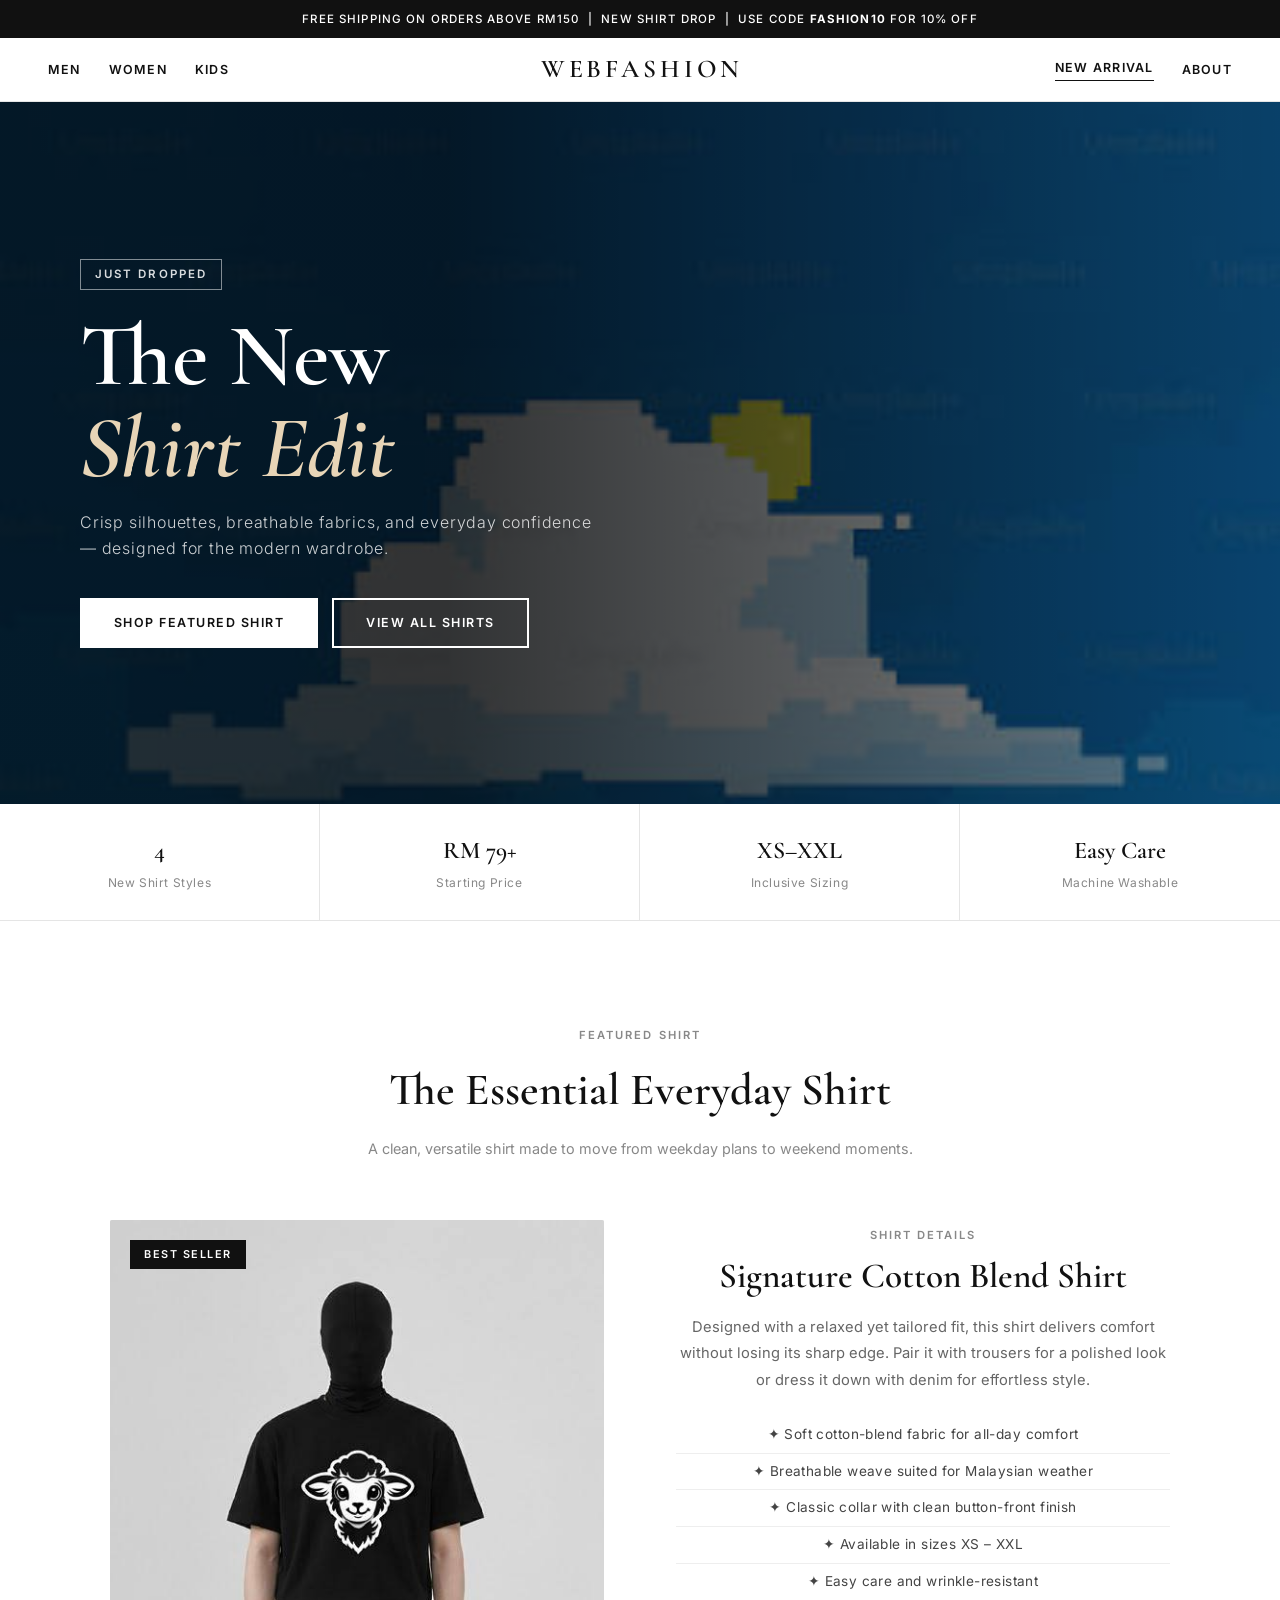
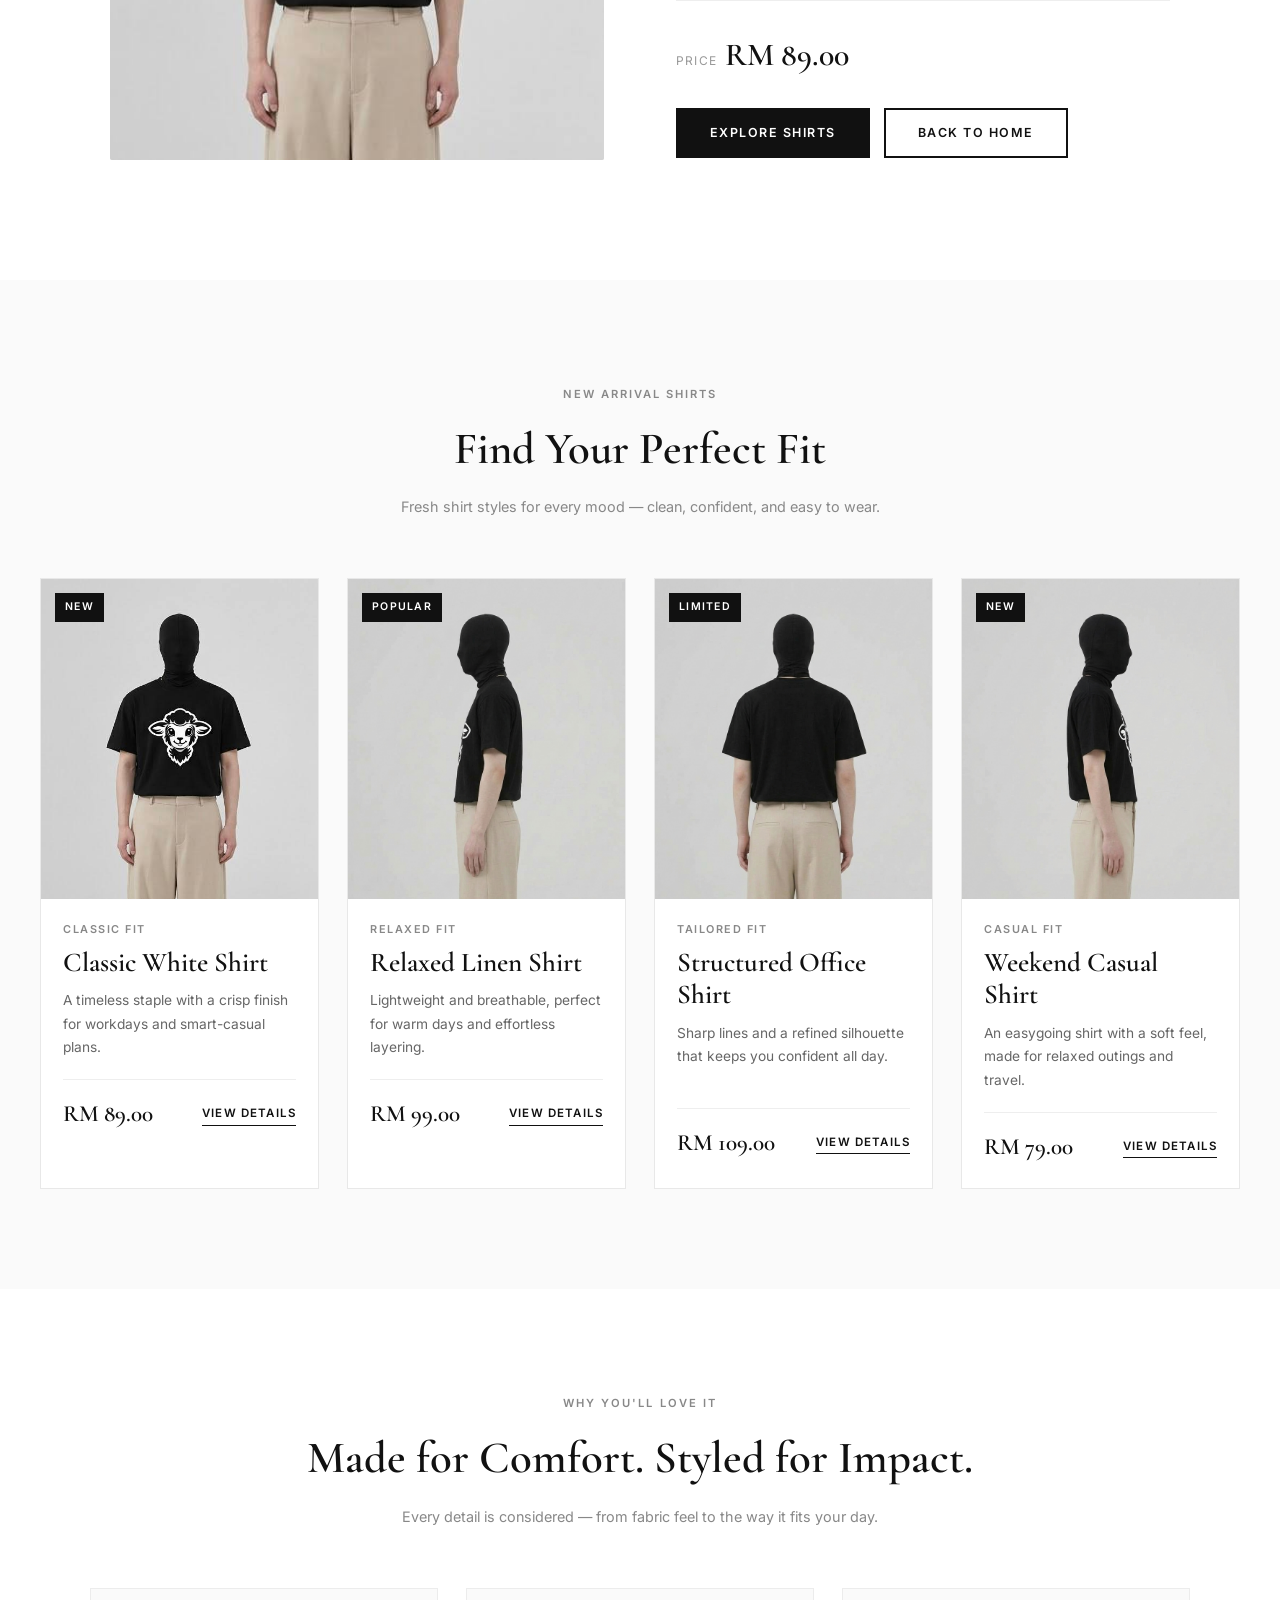
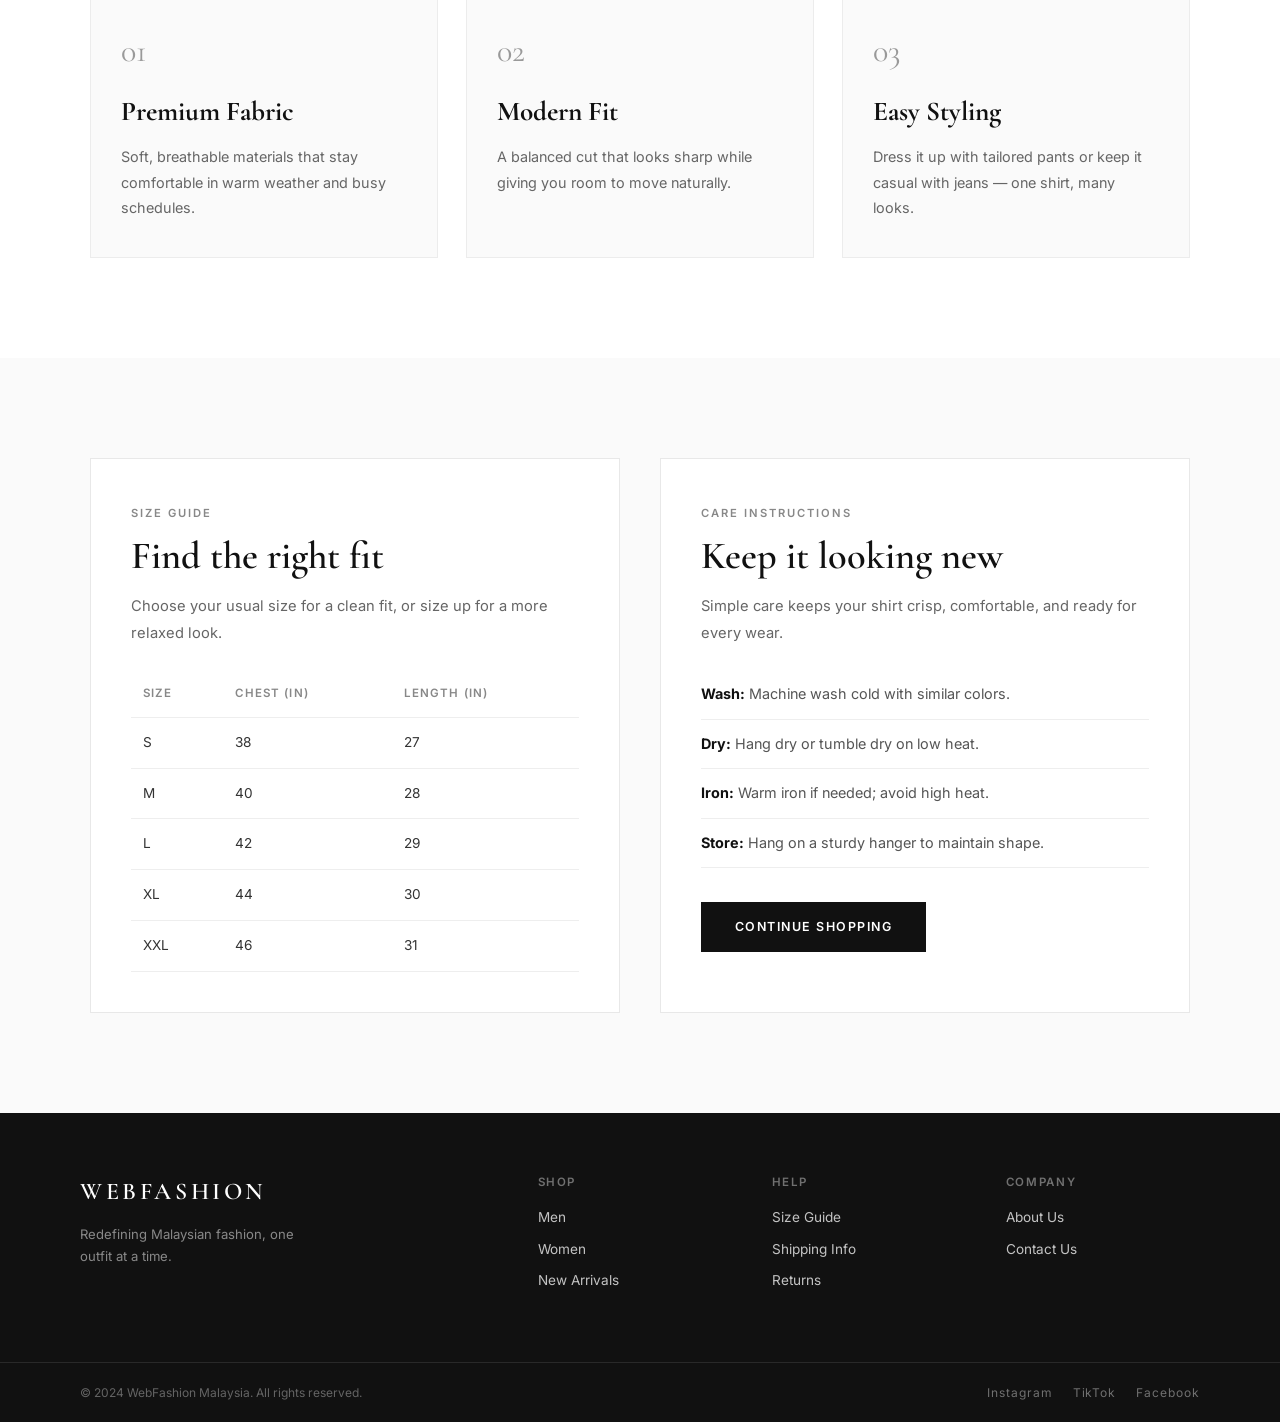
<file: HTML/NEW ARRIVAL.html>
<!DOCTYPE html>
<html lang="en">
<head>
    <meta charset="UTF-8">
    <meta name="viewport" content="width=device-width, initial-scale=1.0">
    <title>New Arrival Shirts — WEBFASHION</title>

    <!-- Fonts -->
    <link rel="preconnect" href="https://fonts.googleapis.com">
    <link rel="preconnect" href="https://fonts.gstatic.com" crossorigin>
    <link href="https://fonts.googleapis.com/css2?family=Cormorant+Garamond:ital,wght@0,400;0,600;1,400&family=Inter:wght@300;400;500;600&display=swap" rel="stylesheet">

    <!-- Styles -->
    <link rel="stylesheet" href="../CSS/main.css">
    <link rel="stylesheet" href="../CSS/new-arrival.css">
</head>
<body>

    <!-- Announcement Bar -->
    <div class="announcement-bar">
        <p>FREE SHIPPING ON ORDERS ABOVE RM150 &nbsp;|&nbsp; NEW SHIRT DROP &nbsp;|&nbsp; USE CODE <strong>FASHION10</strong> FOR 10% OFF</p>
    </div>

    <!-- Navigation -->
    <header class="navbar">
        <div class="nav-left">
            <a href="../index.html#collection">MEN</a>
            <a href="../index.html#women">WOMEN</a>
            <a href="../index.html#kids">KIDS</a>
        </div>

        <div class="nav-logo">
            <a href="../index.html">WEBFASHION</a>
        </div>

        <div class="nav-right">
            <a href="NEW ARRIVAL.html" class="active-link">NEW ARRIVAL</a>
            <a href="../index.html#about">ABOUT</a>
        </div>
    </header>

    <!-- Hero -->
    <section class="arrival-hero">
        <div class="arrival-hero-bg">
            <img src="../IMAGE/WALLPAPER/WALLPAPER BACKGROUND.jpg" alt="New arrival shirt collection">
        </div>
        <div class="arrival-hero-overlay"></div>
        <div class="arrival-hero-content">
            <span class="hero-label">Just Dropped</span>
            <h1 class="hero-title">The New <br><em>Shirt Edit</em></h1>
            <p class="hero-sub">Crisp silhouettes, breathable fabrics, and everyday confidence — designed for the modern wardrobe.</p>
            <div class="hero-btns">
                <a href="#featured-shirt" class="btn btn-white">Shop Featured Shirt</a>
                <a href="#shirt-collection" class="btn btn-outline-white">View All Shirts</a>
            </div>
        </div>
    </section>

    <!-- Quick highlights -->
    <div class="stats-bar">
        <div class="stat">
            <strong>4</strong>
            <span>New Shirt Styles</span>
        </div>
        <div class="stat">
            <strong>RM 79+</strong>
            <span>Starting Price</span>
        </div>
        <div class="stat">
            <strong>XS–XXL</strong>
            <span>Inclusive Sizing</span>
        </div>
        <div class="stat">
            <strong>Easy Care</strong>
            <span>Machine Washable</span>
        </div>
    </div>

    <!-- Featured shirt -->
    <section class="collection-section" id="featured-shirt">
        <div class="collection-header">
            <span class="section-label">Featured Shirt</span>
            <h2>The Essential Everyday Shirt</h2>
            <p>A clean, versatile shirt made to move from weekday plans to weekend moments.</p>
        </div>

        <div class="women-spotlight">
            <div class="women-main-img">
                <img src="../IMAGE/MAN/MAN FASHION.jpg" alt="Featured everyday shirt front view">
                <div class="women-img-tag">Best Seller</div>
            </div>

            <div class="women-info">
                <span class="section-label">Shirt Details</span>
                <h3>Signature Cotton Blend Shirt</h3>
                <p>Designed with a relaxed yet tailored fit, this shirt delivers comfort without losing its sharp edge. Pair it with trousers for a polished look or dress it down with denim for effortless style.</p>

                <ul class="women-features">
                    <li>✦ Soft cotton-blend fabric for all-day comfort</li>
                    <li>✦ Breathable weave suited for Malaysian weather</li>
                    <li>✦ Classic collar with clean button-front finish</li>
                    <li>✦ Available in sizes XS – XXL</li>
                    <li>✦ Easy care and wrinkle-resistant</li>
                </ul>

                <div class="women-price">
                    <span class="price-from">Price</span>
                    <span class="price-num">RM 89.00</span>
                </div>

                <div class="product-actions">
                    <a href="#shirt-collection" class="btn btn-dark">Explore Shirts</a>
                    <a href="../index.html" class="btn btn-light-border">Back to Home</a>
                </div>
            </div>
        </div>
    </section>

    <!-- Shirt collection grid -->
    <section class="collection-section shirt-grid-section" id="shirt-collection">
        <div class="collection-header">
            <span class="section-label">New Arrival Shirts</span>
            <h2>Find Your Perfect Fit</h2>
            <p>Fresh shirt styles for every mood — clean, confident, and easy to wear.</p>
        </div>

        <div class="shirt-grid">
            <article class="shirt-card">
                <div class="shirt-card-img">
                    <img src="../IMAGE/MAN/MAN FASHION.jpg" alt="Classic white shirt">
                    <span class="shirt-badge">New</span>
                </div>
                <div class="shirt-card-body">
                    <p class="shirt-category">Classic Fit</p>
                    <h3>Classic White Shirt</h3>
                    <p class="shirt-desc">A timeless staple with a crisp finish for workdays and smart-casual plans.</p>
                    <div class="shirt-card-footer">
                        <span class="shirt-price">RM 89.00</span>
                        <a href="#featured-shirt" class="shirt-link">View Details</a>
                    </div>
                </div>
            </article>

            <article class="shirt-card">
                <div class="shirt-card-img">
                    <img src="../IMAGE/MAN/MAN FASHION LEFT.jpg" alt="Relaxed linen shirt">
                    <span class="shirt-badge">Popular</span>
                </div>
                <div class="shirt-card-body">
                    <p class="shirt-category">Relaxed Fit</p>
                    <h3>Relaxed Linen Shirt</h3>
                    <p class="shirt-desc">Lightweight and breathable, perfect for warm days and effortless layering.</p>
                    <div class="shirt-card-footer">
                        <span class="shirt-price">RM 99.00</span>
                        <a href="#featured-shirt" class="shirt-link">View Details</a>
                    </div>
                </div>
            </article>

            <article class="shirt-card">
                <div class="shirt-card-img">
                    <img src="../IMAGE/MAN/MAN FASHION BACK.jpg" alt="Structured office shirt">
                    <span class="shirt-badge">Limited</span>
                </div>
                <div class="shirt-card-body">
                    <p class="shirt-category">Tailored Fit</p>
                    <h3>Structured Office Shirt</h3>
                    <p class="shirt-desc">Sharp lines and a refined silhouette that keeps you confident all day.</p>
                    <div class="shirt-card-footer">
                        <span class="shirt-price">RM 109.00</span>
                        <a href="#featured-shirt" class="shirt-link">View Details</a>
                    </div>
                </div>
            </article>

            <article class="shirt-card">
                <div class="shirt-card-img">
                    <img src="../IMAGE/MAN/MAN FASHION RIGHT.jpg" alt="Weekend casual shirt">
                    <span class="shirt-badge">New</span>
                </div>
                <div class="shirt-card-body">
                    <p class="shirt-category">Casual Fit</p>
                    <h3>Weekend Casual Shirt</h3>
                    <p class="shirt-desc">An easygoing shirt with a soft feel, made for relaxed outings and travel.</p>
                    <div class="shirt-card-footer">
                        <span class="shirt-price">RM 79.00</span>
                        <a href="#featured-shirt" class="shirt-link">View Details</a>
                    </div>
                </div>
            </article>
        </div>
    </section>

    <!-- Why this shirt -->
    <section class="collection-section shirt-details-section">
        <div class="collection-header">
            <span class="section-label">Why You'll Love It</span>
            <h2>Made for Comfort. Styled for Impact.</h2>
            <p>Every detail is considered — from fabric feel to the way it fits your day.</p>
        </div>

        <div class="detail-grid">
            <div class="detail-card">
                <div class="detail-icon">01</div>
                <h3>Premium Fabric</h3>
                <p>Soft, breathable materials that stay comfortable in warm weather and busy schedules.</p>
            </div>
            <div class="detail-card">
                <div class="detail-icon">02</div>
                <h3>Modern Fit</h3>
                <p>A balanced cut that looks sharp while giving you room to move naturally.</p>
            </div>
            <div class="detail-card">
                <div class="detail-icon">03</div>
                <h3>Easy Styling</h3>
                <p>Dress it up with tailored pants or keep it casual with jeans — one shirt, many looks.</p>
            </div>
        </div>
    </section>

    <!-- Size guide / care -->
    <section class="collection-section size-care-section">
        <div class="size-care-grid">
            <div class="info-panel">
                <span class="section-label">Size Guide</span>
                <h2>Find the right fit</h2>
                <p>Choose your usual size for a clean fit, or size up for a more relaxed look.</p>
                <div class="size-table-wrap">
                    <table class="size-table">
                        <thead>
                            <tr>
                                <th>Size</th>
                                <th>Chest (in)</th>
                                <th>Length (in)</th>
                            </tr>
                        </thead>
                        <tbody>
                            <tr><td>S</td><td>38</td><td>27</td></tr>
                            <tr><td>M</td><td>40</td><td>28</td></tr>
                            <tr><td>L</td><td>42</td><td>29</td></tr>
                            <tr><td>XL</td><td>44</td><td>30</td></tr>
                            <tr><td>XXL</td><td>46</td><td>31</td></tr>
                        </tbody>
                    </table>
                </div>
            </div>

            <div class="info-panel">
                <span class="section-label">Care Instructions</span>
                <h2>Keep it looking new</h2>
                <p>Simple care keeps your shirt crisp, comfortable, and ready for every wear.</p>
                <ul class="care-list">
                    <li><strong>Wash:</strong> Machine wash cold with similar colors.</li>
                    <li><strong>Dry:</strong> Hang dry or tumble dry on low heat.</li>
                    <li><strong>Iron:</strong> Warm iron if needed; avoid high heat.</li>
                    <li><strong>Store:</strong> Hang on a sturdy hanger to maintain shape.</li>
                </ul>
                <a href="../index.html" class="btn btn-dark care-btn">Continue Shopping</a>
            </div>
        </div>
    </section>

    <!-- Footer -->
    <footer class="footer">
        <div class="footer-top">
            <div class="footer-brand">
                <div class="footer-logo">WEBFASHION</div>
                <p>Redefining Malaysian fashion, one outfit at a time.</p>
            </div>
            <div class="footer-links">
                <div class="footer-col">
                    <h4>Shop</h4>
                    <a href="../index.html#collection">Men</a>
                    <a href="../index.html#women">Women</a>
                    <a href="NEW ARRIVAL.html">New Arrivals</a>
                </div>
                <div class="footer-col">
                    <h4>Help</h4>
                    <a href="#featured-shirt">Size Guide</a>
                    <a href="#">Shipping Info</a>
                    <a href="#">Returns</a>
                </div>
                <div class="footer-col">
                    <h4>Company</h4>
                    <a href="../index.html#about">About Us</a>
                    <a href="#">Contact Us</a>
                </div>
            </div>
        </div>
        <div class="footer-bottom">
            <p>&copy; 2024 WebFashion Malaysia. All rights reserved.</p>
            <div class="footer-socials">
                <a href="#">Instagram</a>
                <a href="#">TikTok</a>
                <a href="#">Facebook</a>
            </div>
        </div>
    </footer>

    <script src="../app.js"></script>
</body>
</html>
</file>
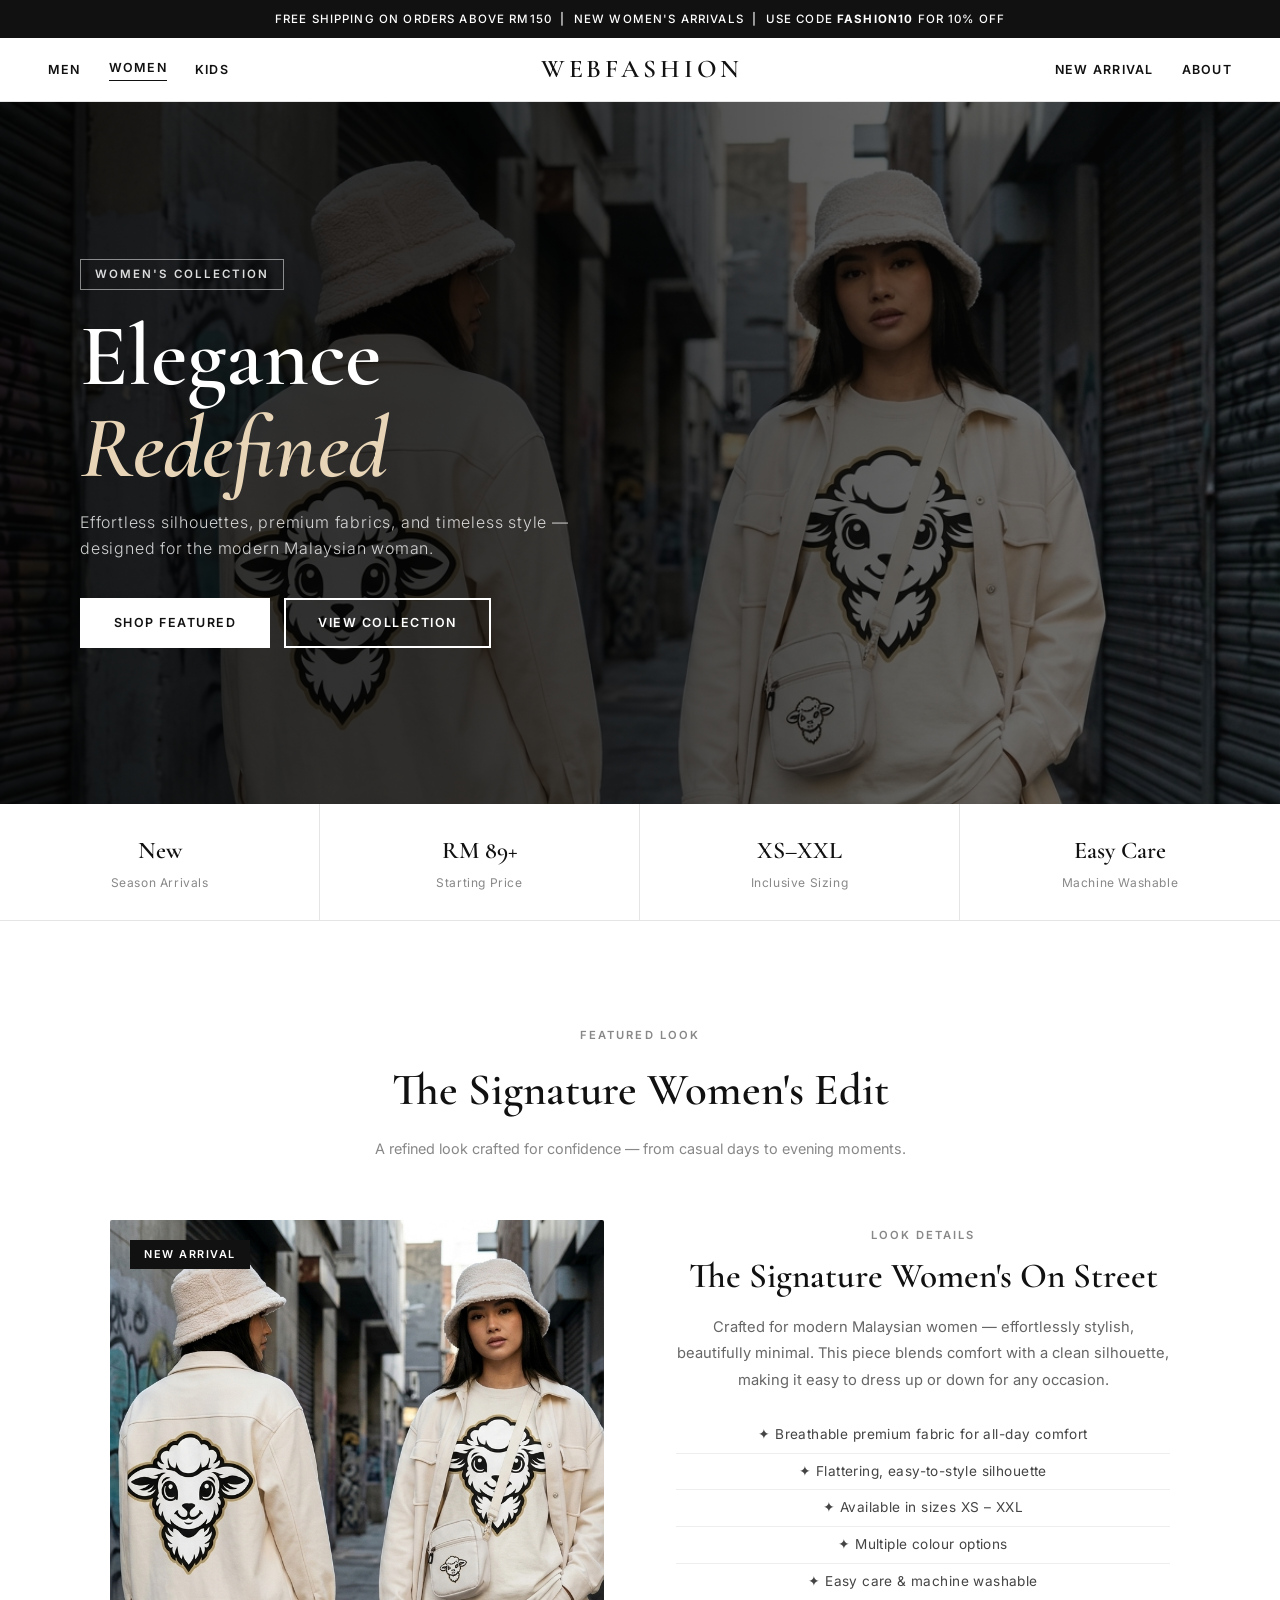
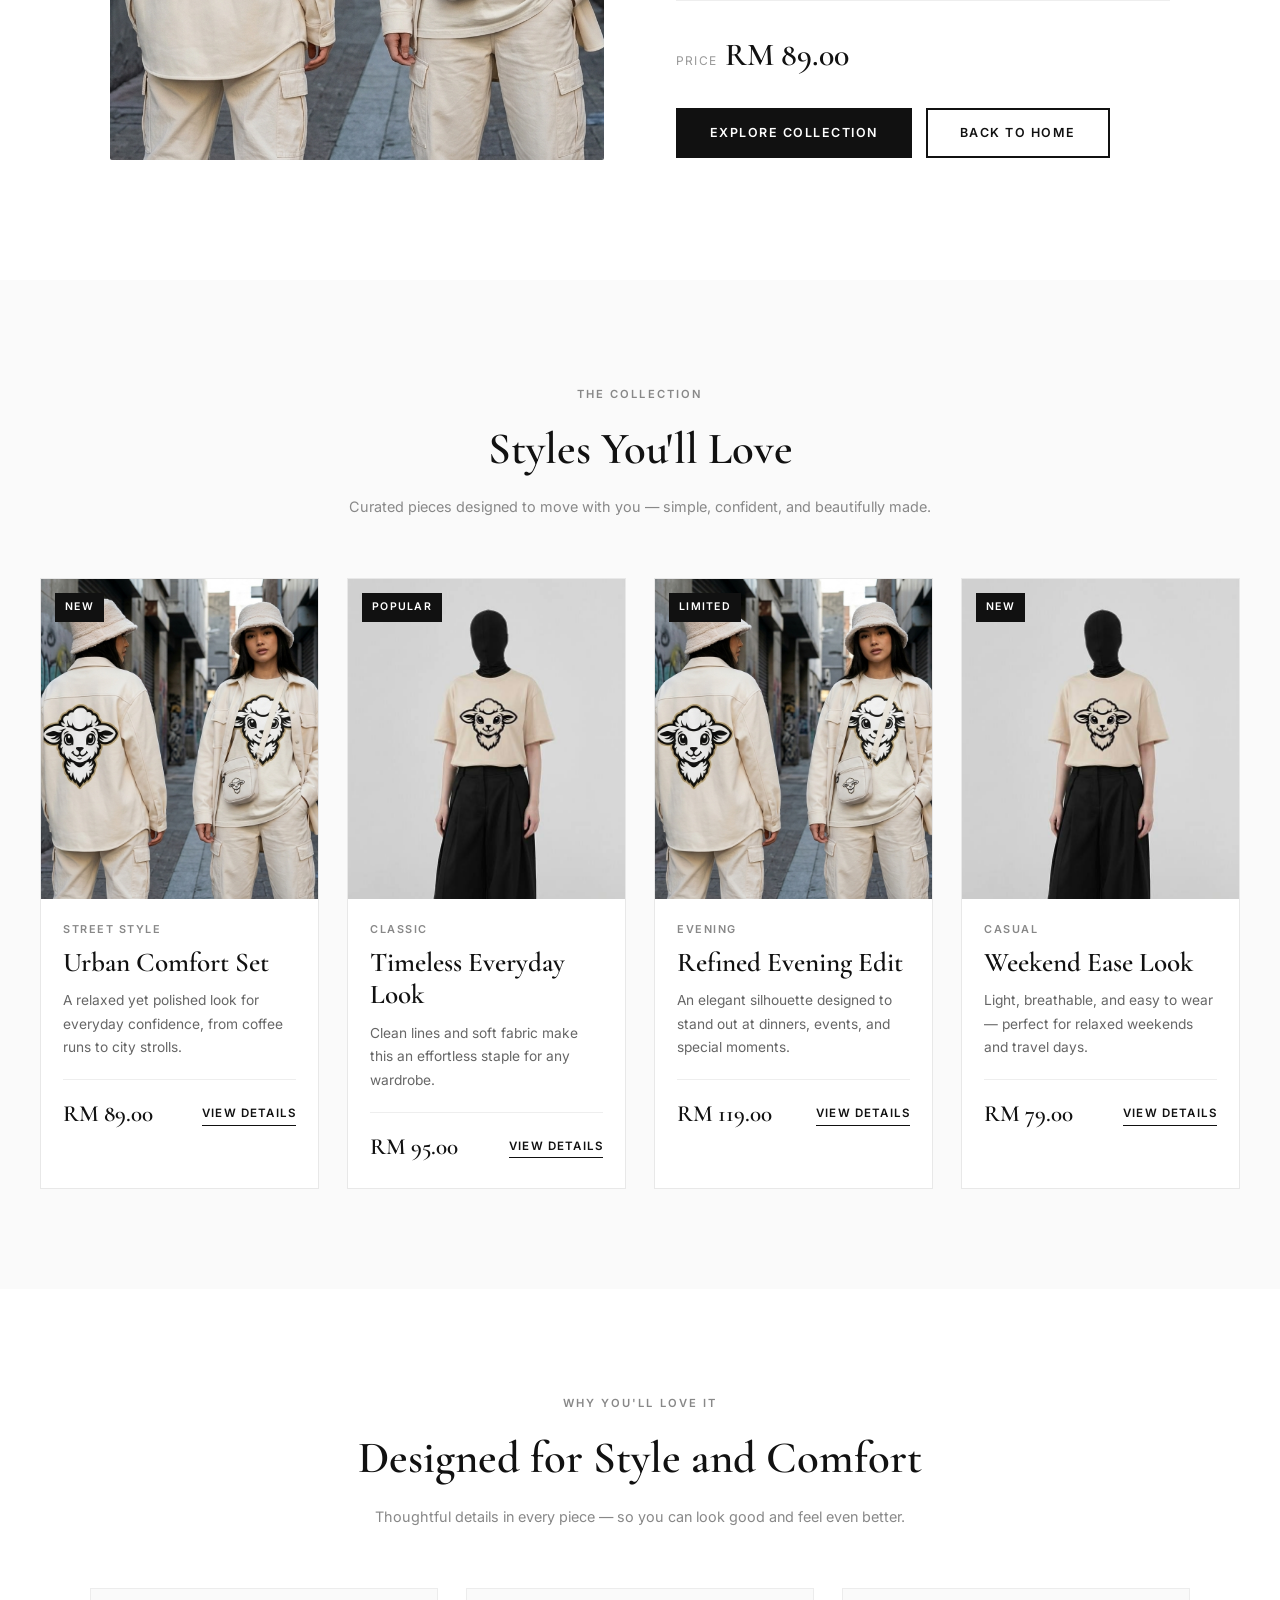
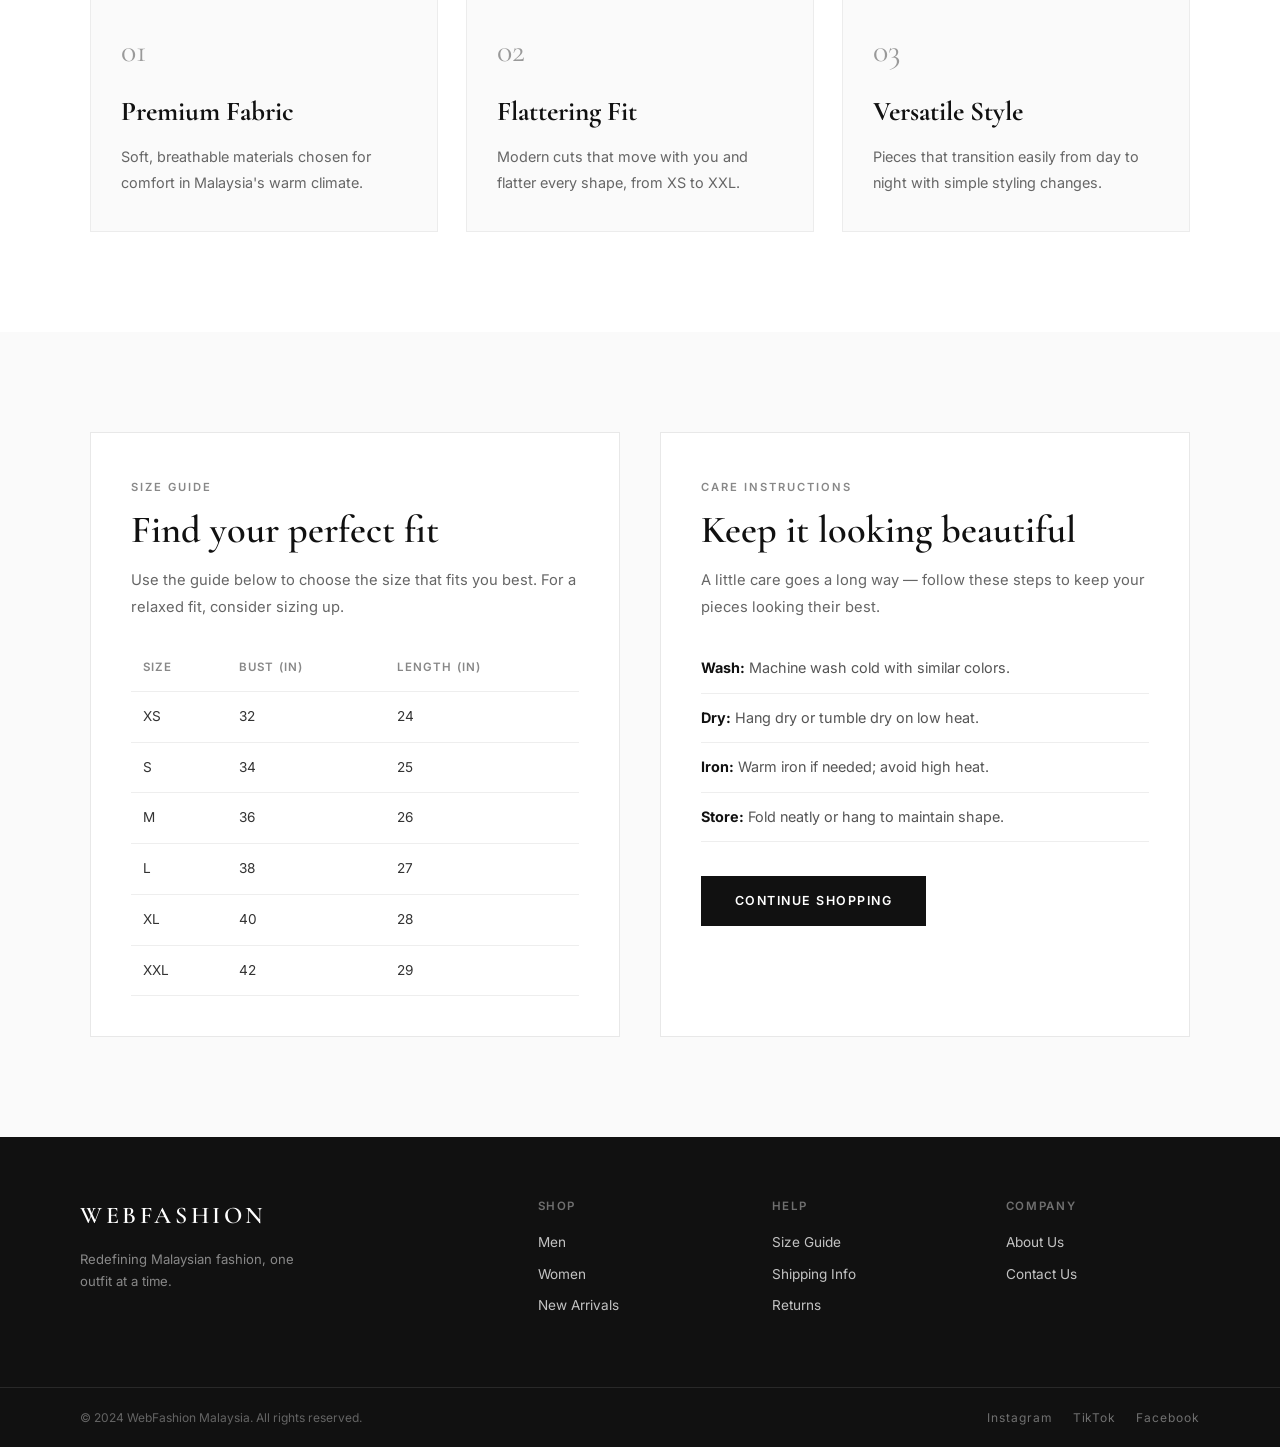
<file: HTML/WOMEN.html>
<!DOCTYPE html>
<html lang="en">
<head>
    <meta charset="UTF-8">
    <meta name="viewport" content="width=device-width, initial-scale=1.0">
    <title>Women's Collection — WEBFASHION</title>

    <!-- Fonts -->
    <link rel="preconnect" href="https://fonts.googleapis.com">
    <link rel="preconnect" href="https://fonts.gstatic.com" crossorigin>
    <link href="https://fonts.googleapis.com/css2?family=Cormorant+Garamond:ital,wght@0,400;0,600;1,400&family=Inter:wght@300;400;500;600&display=swap" rel="stylesheet">

    <!-- Styles -->
    <link rel="stylesheet" href="../CSS/main.css">
    <link rel="stylesheet" href="../CSS/women-page.css">
</head>
<body>

    <!-- Announcement Bar -->
    <div class="announcement-bar">
        <p>FREE SHIPPING ON ORDERS ABOVE RM150 &nbsp;|&nbsp; NEW WOMEN'S ARRIVALS &nbsp;|&nbsp; USE CODE <strong>FASHION10</strong> FOR 10% OFF</p>
    </div>

    <!-- Navigation -->
    <header class="navbar">
        <div class="nav-left">
            <a href="../index.html#collection">MEN</a>
            <a href="WOMEN.html" class="active-link">WOMEN</a>
            <a href="../index.html#kids">KIDS</a>
        </div>

        <div class="nav-logo">
            <a href="../index.html">WEBFASHION</a>
        </div>

        <div class="nav-right">
            <a href="NEW ARRIVAL.html">NEW ARRIVAL</a>
            <a href="../index.html#about">ABOUT</a>
        </div>
    </header>

    <!-- Hero -->
    <section class="women-hero">
        <div class="women-hero-bg">
            <img src="../IMAGE/WOMEN/WOMEN FASHION NEW ARR.jpg" alt="Women's collection hero">
        </div>
        <div class="women-hero-overlay"></div>
        <div class="women-hero-content">
            <span class="hero-label">Women's Collection</span>
            <h1 class="hero-title">Elegance <br><em>Redefined</em></h1>
            <p class="hero-sub">Effortless silhouettes, premium fabrics, and timeless style — designed for the modern Malaysian woman.</p>
            <div class="hero-btns">
                <a href="#featured" class="btn btn-white">Shop Featured</a>
                <a href="#collection-grid" class="btn btn-outline-white">View Collection</a>
            </div>
        </div>
    </section>

    <!-- Quick highlights -->
    <div class="stats-bar">
        <div class="stat">
            <strong>New</strong>
            <span>Season Arrivals</span>
        </div>
        <div class="stat">
            <strong>RM 89+</strong>
            <span>Starting Price</span>
        </div>
        <div class="stat">
            <strong>XS–XXL</strong>
            <span>Inclusive Sizing</span>
        </div>
        <div class="stat">
            <strong>Easy Care</strong>
            <span>Machine Washable</span>
        </div>
    </div>

    <!-- Featured look -->
    <section class="collection-section" id="featured">
        <div class="collection-header">
            <span class="section-label">Featured Look</span>
            <h2>The Signature Women's Edit</h2>
            <p>A refined look crafted for confidence — from casual days to evening moments.</p>
        </div>

        <div class="women-spotlight">
            <div class="women-main-img">
                <img src="../IMAGE/WOMEN/WOMEN FASHION NEW ARR.jpg" alt="Women's new arrival outfit">
                <div class="women-img-tag">New Arrival</div>
            </div>

            <div class="women-info">
                <span class="section-label">Look Details</span>
                <h3>The Signature Women's On Street</h3>
                <p>Crafted for modern Malaysian women — effortlessly stylish, beautifully minimal. This piece blends comfort with a clean silhouette, making it easy to dress up or down for any occasion.</p>

                <ul class="women-features">
                    <li>✦ Breathable premium fabric for all-day comfort</li>
                    <li>✦ Flattering, easy-to-style silhouette</li>
                    <li>✦ Available in sizes XS – XXL</li>
                    <li>✦ Multiple colour options</li>
                    <li>✦ Easy care &amp; machine washable</li>
                </ul>

                <div class="women-price">
                    <span class="price-from">Price</span>
                    <span class="price-num">RM 89.00</span>
                </div>

                <div class="product-actions">
                    <a href="#collection-grid" class="btn btn-dark">Explore Collection</a>
                    <a href="../index.html" class="btn btn-light-border">Back to Home</a>
                </div>
            </div>
        </div>
    </section>

    <!-- Collection grid -->
    <section class="collection-section women-grid-section" id="collection-grid">
        <div class="collection-header">
            <span class="section-label">The Collection</span>
            <h2>Styles You'll Love</h2>
            <p>Curated pieces designed to move with you — simple, confident, and beautifully made.</p>
        </div>

        <div class="shirt-grid">
            <article class="shirt-card">
                <div class="shirt-card-img">
                    <img src="../IMAGE/WOMEN/WOMEN FASHION NEW ARR.jpg" alt="Women's street style outfit">
                    <span class="shirt-badge">New</span>
                </div>
                <div class="shirt-card-body">
                    <p class="shirt-category">Street Style</p>
                    <h3>Urban Comfort Set</h3>
                    <p class="shirt-desc">A relaxed yet polished look for everyday confidence, from coffee runs to city strolls.</p>
                    <div class="shirt-card-footer">
                        <span class="shirt-price">RM 89.00</span>
                        <a href="#featured" class="shirt-link">View Details</a>
                    </div>
                </div>
            </article>

            <article class="shirt-card">
                <div class="shirt-card-img">
                    <img src="../IMAGE/WOMEN/WOMEN FASHION.jpg" alt="Women's classic outfit">
                    <span class="shirt-badge">Popular</span>
                </div>
                <div class="shirt-card-body">
                    <p class="shirt-category">Classic</p>
                    <h3>Timeless Everyday Look</h3>
                    <p class="shirt-desc">Clean lines and soft fabric make this an effortless staple for any wardrobe.</p>
                    <div class="shirt-card-footer">
                        <span class="shirt-price">RM 95.00</span>
                        <a href="#featured" class="shirt-link">View Details</a>
                    </div>
                </div>
            </article>

            <article class="shirt-card">
                <div class="shirt-card-img">
                    <img src="../IMAGE/WOMEN/WOMEN FASHION NEW ARR.jpg" alt="Women's evening outfit">
                    <span class="shirt-badge">Limited</span>
                </div>
                <div class="shirt-card-body">
                    <p class="shirt-category">Evening</p>
                    <h3>Refined Evening Edit</h3>
                    <p class="shirt-desc">An elegant silhouette designed to stand out at dinners, events, and special moments.</p>
                    <div class="shirt-card-footer">
                        <span class="shirt-price">RM 119.00</span>
                        <a href="#featured" class="shirt-link">View Details</a>
                    </div>
                </div>
            </article>

            <article class="shirt-card">
                <div class="shirt-card-img">
                    <img src="../IMAGE/WOMEN/WOMEN FASHION.jpg" alt="Women's casual outfit">
                    <span class="shirt-badge">New</span>
                </div>
                <div class="shirt-card-body">
                    <p class="shirt-category">Casual</p>
                    <h3>Weekend Ease Look</h3>
                    <p class="shirt-desc">Light, breathable, and easy to wear — perfect for relaxed weekends and travel days.</p>
                    <div class="shirt-card-footer">
                        <span class="shirt-price">RM 79.00</span>
                        <a href="#featured" class="shirt-link">View Details</a>
                    </div>
                </div>
            </article>
        </div>
    </section>

    <!-- Style details -->
    <section class="collection-section shirt-details-section">
        <div class="collection-header">
            <span class="section-label">Why You'll Love It</span>
            <h2>Designed for Style and Comfort</h2>
            <p>Thoughtful details in every piece — so you can look good and feel even better.</p>
        </div>

        <div class="detail-grid">
            <div class="detail-card">
                <div class="detail-icon">01</div>
                <h3>Premium Fabric</h3>
                <p>Soft, breathable materials chosen for comfort in Malaysia's warm climate.</p>
            </div>
            <div class="detail-card">
                <div class="detail-icon">02</div>
                <h3>Flattering Fit</h3>
                <p>Modern cuts that move with you and flatter every shape, from XS to XXL.</p>
            </div>
            <div class="detail-card">
                <div class="detail-icon">03</div>
                <h3>Versatile Style</h3>
                <p>Pieces that transition easily from day to night with simple styling changes.</p>
            </div>
        </div>
    </section>

    <!-- Size guide / care -->
    <section class="collection-section size-care-section">
        <div class="size-care-grid">
            <div class="info-panel">
                <span class="section-label">Size Guide</span>
                <h2>Find your perfect fit</h2>
                <p>Use the guide below to choose the size that fits you best. For a relaxed fit, consider sizing up.</p>
                <div class="size-table-wrap">
                    <table class="size-table">
                        <thead>
                            <tr>
                                <th>Size</th>
                                <th>Bust (in)</th>
                                <th>Length (in)</th>
                            </tr>
                        </thead>
                        <tbody>
                            <tr><td>XS</td><td>32</td><td>24</td></tr>
                            <tr><td>S</td><td>34</td><td>25</td></tr>
                            <tr><td>M</td><td>36</td><td>26</td></tr>
                            <tr><td>L</td><td>38</td><td>27</td></tr>
                            <tr><td>XL</td><td>40</td><td>28</td></tr>
                            <tr><td>XXL</td><td>42</td><td>29</td></tr>
                        </tbody>
                    </table>
                </div>
            </div>

            <div class="info-panel">
                <span class="section-label">Care Instructions</span>
                <h2>Keep it looking beautiful</h2>
                <p>A little care goes a long way — follow these steps to keep your pieces looking their best.</p>
                <ul class="care-list">
                    <li><strong>Wash:</strong> Machine wash cold with similar colors.</li>
                    <li><strong>Dry:</strong> Hang dry or tumble dry on low heat.</li>
                    <li><strong>Iron:</strong> Warm iron if needed; avoid high heat.</li>
                    <li><strong>Store:</strong> Fold neatly or hang to maintain shape.</li>
                </ul>
                <a href="../index.html" class="btn btn-dark care-btn">Continue Shopping</a>
            </div>
        </div>
    </section>

    <!-- Footer -->
    <footer class="footer">
        <div class="footer-top">
            <div class="footer-brand">
                <div class="footer-logo">WEBFASHION</div>
                <p>Redefining Malaysian fashion, one outfit at a time.</p>
            </div>
            <div class="footer-links">
                <div class="footer-col">
                    <h4>Shop</h4>
                    <a href="../index.html#collection">Men</a>
                    <a href="WOMEN.html">Women</a>
                    <a href="NEW ARRIVAL.html">New Arrivals</a>
                </div>
                <div class="footer-col">
                    <h4>Help</h4>
                    <a href="#featured">Size Guide</a>
                    <a href="#">Shipping Info</a>
                    <a href="#">Returns</a>
                </div>
                <div class="footer-col">
                    <h4>Company</h4>
                    <a href="../index.html#about">About Us</a>
                    <a href="#">Contact Us</a>
                </div>
            </div>
        </div>
        <div class="footer-bottom">
            <p>&copy; 2024 WebFashion Malaysia. All rights reserved.</p>
            <div class="footer-socials">
                <a href="#">Instagram</a>
                <a href="#">TikTok</a>
                <a href="#">Facebook</a>
            </div>
        </div>
    </footer>

    <script src="../app.js"></script>
</body>
</html>
</file>
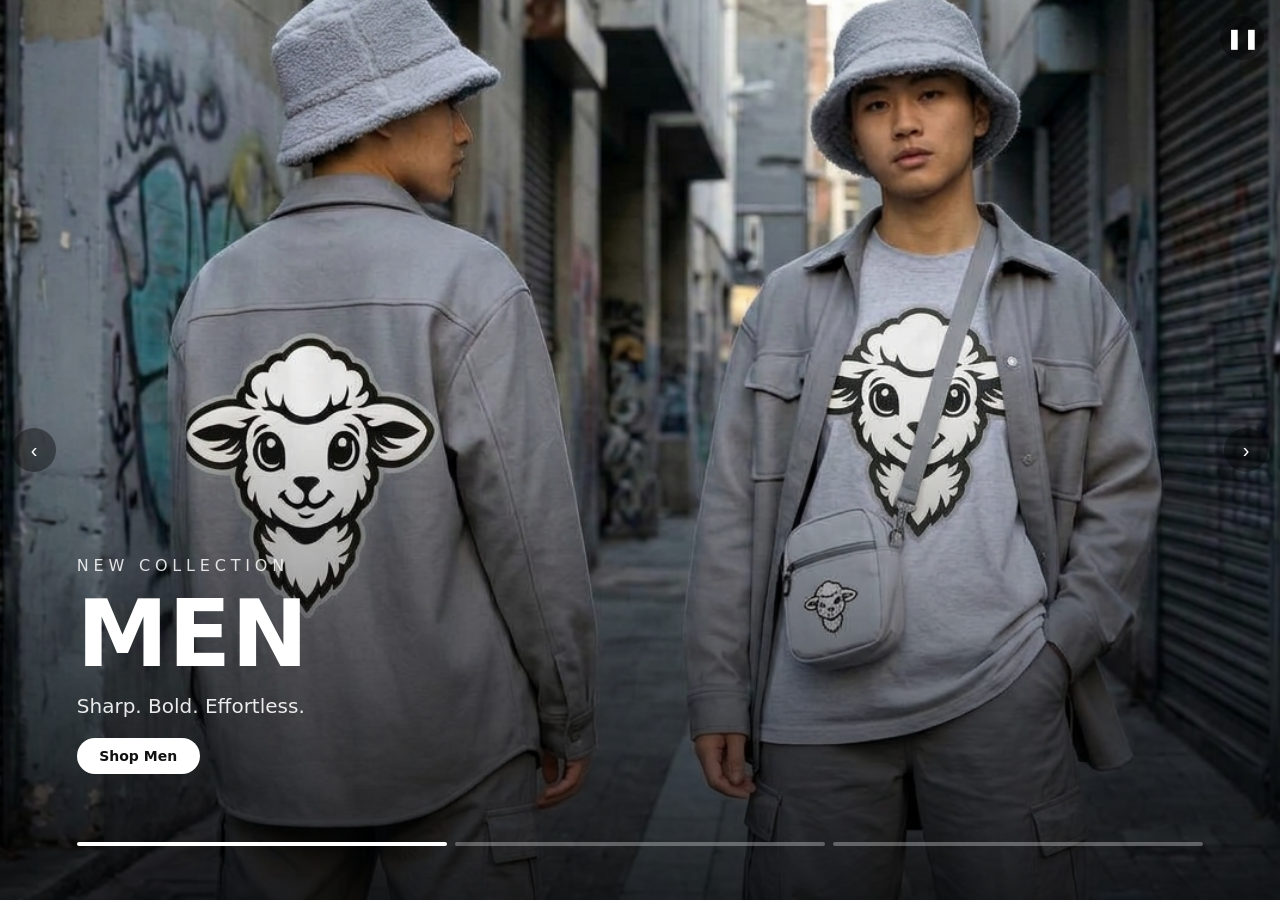
<file: VIDEOS/new-arrivals-slide.html>
<!DOCTYPE html><html lang="en"><head><meta charset="utf-8">
<meta name="viewport" content="width=device-width, initial-scale=1, viewport-fit=cover">
<title>New Arrivals – Video Slide</title>
<style>
:root{--bg:#111;--fg:#fff}
@media (prefers-color-scheme: dark){:root{--bg:#111;--fg:#fff}}
*{box-sizing:border-box;margin:0}
html,body{height:100%;background:var(--bg);color:var(--fg);font-family:system-ui,-apple-system,"Segoe UI",sans-serif}
.show{position:relative;width:100%;height:100%;overflow:hidden;background:#000}
.slide{position:absolute;inset:0;opacity:0;transition:opacity 1s ease}
.slide.active{opacity:1}
.slide img{width:100%;height:100%;object-fit:cover;transform:scale(1);transition:transform 6s linear}
.slide.active img{transform:scale(1.12)}
.slide::after{content:"";position:absolute;inset:0;background:linear-gradient(to top,rgba(0,0,0,.75),transparent 55%)}
.cap{position:absolute;left:6%;bottom:14%;z-index:2;max-width:80%;opacity:0;transform:translateY(24px);transition:all .8s ease .4s}
.slide.active .cap{opacity:1;transform:none}
.cap small{letter-spacing:.3em;text-transform:uppercase;font-size:clamp(12px,1.6vw,16px);opacity:.85}
.cap h2{font-size:clamp(36px,8vw,92px);line-height:1;margin:.15em 0;font-weight:800}
.cap p{font-size:clamp(14px,2vw,20px);opacity:.9;margin-bottom:1em}
.cap a{display:inline-block;padding:.7em 1.6em;background:#fff;color:#111;text-decoration:none;font-weight:700;border-radius:99px;font-size:14px;transition:transform .2s ease,background .2s ease}
.cap a:hover{transform:translateY(-2px);background:#f0f0f0}
.bars{position:absolute;left:6%;right:6%;bottom:6%;display:flex;gap:8px;z-index:3;padding-bottom:env(safe-area-inset-bottom,0px)}
.bar{flex:1;height:4px;background:rgba(255,255,255,.3);border-radius:2px;overflow:hidden;cursor:pointer}
.bar i{display:block;height:100%;width:0;background:#fff}
.bar.done i{width:100%}
.bar.active i{animation:fill 6s linear forwards}
.paused .bar.active i,.paused .slide.active img{animation-play-state:paused}
@keyframes fill{to{width:100%}}
.btn{position:absolute;top:50%;z-index:3;transform:translateY(-50%);background:rgba(0,0,0,.4);color:#fff;border:0;width:44px;height:44px;border-radius:50%;font-size:20px;cursor:pointer}
.prev{left:12px}.next{right:12px}
.pp{top:calc(16px + env(safe-area-inset-top,0px));right:16px;transform:none}
</style></head><body>

  <!--  SLIDE SHOW  -->
<div class="show" id="show">
  <div class="slide active">
    <img src="../IMAGE/MAN/MENS FASHION NEW ARR.jpg" alt="Men's collection">
    <div class="cap">
      <small>New Collection</small>
      <h2>MEN</h2>
      <p>Sharp. Bold. Effortless.</p>
      <a href="../HTML/MENS.html" target="_top">Shop Men</a>
    </div>
  </div>

  <div class="slide">
    <img src="../IMAGE/WOMEN/WOMEN FASHION NEW ARR.jpg" alt="Women's collection">
    <div class="cap">
      <small>New Collection</small>
      <h2>WOMEN</h2>
      <p>Elegance redefined for every moment.</p>
      <a href="../HTML/WOMEN.html" target="_top">Shop Women</a>
    </div>
  </div>

  <div class="slide">
    <img src="../IMAGE/KIDS/KIDS FASHION NEW ARR.jpg" alt="Kids' collection">
    <div class="cap">
      <small>New Collection</small>
      <h2>KIDS</h2>
      <p>Playful style, everyday comfort.</p>
      <a href="../HTML/KIDS.html" target="_top">Shop Kids</a>
    </div>
  </div>

  <button class="btn prev" aria-label="Previous">&#8249;</button>
  <button class="btn next" aria-label="Next">&#8250;</button>
  <button class="btn pp" id="pp" aria-label="Pause">&#10074;&#10074;</button>
  <div class="bars" id="bars"></div>
</div>
<script>
const slides=[...document.querySelectorAll('.slide')],bars=document.getElementById('bars'),show=document.getElementById('show');
const DUR=6000;let cur=0,timer=null,playing=true;
slides.forEach((_,i)=>{const b=document.createElement('div');b.className='bar';b.innerHTML='<i></i>';b.onclick=()=>go(i);bars.appendChild(b)});
const bs=[...bars.children];
function go(n){
  cur=(n+slides.length)%slides.length;
  slides.forEach((s,i)=>s.classList.toggle('active',i===cur));
  bs.forEach((b,i)=>{b.classList.remove('active','done');void b.offsetWidth;if(i<cur)b.classList.add('done');if(i===cur)b.classList.add('active')});
  clearTimeout(timer);if(playing)timer=setTimeout(()=>go(cur+1),DUR);
}
document.querySelector('.next').onclick=()=>go(cur+1);
document.querySelector('.prev').onclick=()=>go(cur-1);
document.getElementById('pp').onclick=e=>{playing=!playing;show.classList.toggle('paused',!playing);e.target.textContent=playing?'❚❚':'▶';go(cur)};
document.addEventListener('keydown',e=>{if(e.key==='ArrowRight')go(cur+1);if(e.key==='ArrowLeft')go(cur-1)});
go(0);
</script></body></html>
</file>
<file: CSS/main.css>
/* ── Google Font Import ─────────────────────────────────────────── */
@import url('https://fonts.googleapis.com/css2?family=Cormorant+Garamond:ital,wght@0,400;0,600;1,400&family=Inter:wght@300;400;500;600&display=swap');


/* ── Reset ──────────────────────────────────────────────────────── */
*, *::before, *::after {
    margin: 0;
    padding: 0;
    box-sizing: border-box;
}

html { scroll-behavior: smooth; }

body {
    font-family: 'Inter', sans-serif;
    background: #fff;
    color: #111;
    line-height: 1.6;
    overflow-x: hidden;
}

a { text-decoration: none; color: inherit; }
img { max-width: 100%; display: block; }

/* ── Announcement Bar ───────────────────────────────────────────── */
.announcement-bar {
    background: #111;
    color: #fff;
    text-align: center;
    padding: 10px 20px;
    font-size: 0.72rem;
    letter-spacing: 0.1em;
    font-weight: 500;
}

/* ── Navbar ─────────────────────────────────────────────────────── */
.navbar {
    display: flex;
    align-items: center;
    justify-content: space-between;
    padding: 0 48px;
    height: 64px;
    border-bottom: 1px solid #e5e5e5;
    position: sticky;
    top: 0;
    background: rgba(255,255,255,0.97);
    backdrop-filter: blur(10px);
    z-index: 100;
}

.nav-left, .nav-right {
    display: flex;
    align-items: center;
    gap: 28px;
}

.nav-left a, .nav-right a {
    font-size: 0.78rem;
    font-weight: 600;
    letter-spacing: 0.1em;
    color: #111;
    transition: color 0.2s;
}

.nav-left a:hover, .nav-right a:hover { color: #666; }

.nav-logo a {
    font-family: 'Cormorant Garamond', serif;
    font-size: 1.6rem;
    font-weight: 600;
    letter-spacing: 0.15em;
    color: #111;
}

.icon-btn {
    background: none;
    border: none;
    cursor: pointer;
    color: #111;
    display: flex;
    align-items: center;
    padding: 4px;
    transition: color 0.2s;
}

.icon-btn:hover { color: #666; }

/* ── Buttons ─────────────────────────────────────────────────────── */
.btn {
    display: inline-block;
    padding: 13px 32px;
    font-size: 0.78rem;
    font-weight: 600;
    letter-spacing: 0.12em;
    text-transform: uppercase;
    border: 2px solid transparent;
    cursor: pointer;
    transition: all 0.25s ease;
    text-decoration: none;
}

.btn-dark {
    background: #111;
    color: #fff;
    border-color: #111;
}
.btn-dark:hover {
    background: #333;
    border-color: #333;
}

.btn-white {
    background: #fff;
    color: #111;
    border-color: #fff;
}
.btn-white:hover {
    background: transparent;
    color: #fff;
}

.btn-outline-white {
    background: transparent;
    color: #fff;
    border-color: #fff;
}
.btn-outline-white:hover {
    background: #fff;
    color: #111;
}

/* ── Hero ────────────────────────────────────────────────────────── */
.hero {
    position: relative;
    height: 92vh;
    min-height: 560px;
    overflow: hidden;
    display: flex;
    align-items: center;
}

.hero-bg {
    position: absolute;
    inset: 0;
    background: #1a1a1a;
}

.hero-bg img {
    width: 100%;
    height: 100%;
    object-fit: cover;
    object-position: center top;
    opacity: 0.75;
}

.hero-overlay {
    position: absolute;
    inset: 0;
    background: linear-gradient(to right, rgba(0,0,0,0.65) 40%, transparent 100%);
}

.hero-content {
    position: relative;
    z-index: 2;
    padding: 0 80px;
    max-width: 640px;
    color: #fff;
}

.hero-label {
    display: inline-block;
    font-size: 0.72rem;
    letter-spacing: 0.18em;
    font-weight: 600;
    text-transform: uppercase;
    border: 1px solid rgba(255,255,255,0.5);
    padding: 5px 14px;
    margin-bottom: 20px;
    color: rgba(255,255,255,0.85);
}

.hero-title {
    font-family: 'Cormorant Garamond', serif;
    font-size: 5.5rem;
    font-weight: 600;
    line-height: 1.05;
    margin-bottom: 16px;
}

.hero-title em {
    font-style: italic;
    color: #e8d5b7;
}

.hero-sub {
    font-size: 1rem;
    font-weight: 300;
    color: rgba(255,255,255,0.8);
    margin-bottom: 36px;
    letter-spacing: 0.05em;
}

.hero-btns {
    display: flex;
    gap: 14px;
    flex-wrap: wrap;
}

.hero-btns .btn {
    min-width: 170px;
    text-align: center;
}

/* ── Responsive ──────────────────────────────────────────────────── */
@media (max-width: 1100px) {
    .about-section,
    .collection-section,
    .newsletter {
        padding: 80px 32px;
    }

    .about-inner,
    .women-spotlight {
        gap: 40px;
    }

    .footer-top,
    .footer-bottom {
        padding-left: 32px;
        padding-right: 32px;
    }
}

@media (max-width: 900px) {
    .navbar {
        padding: 0 24px;
        height: auto;
        min-height: 64px;
        flex-wrap: wrap;
        gap: 12px;
        padding-top: 12px;
        padding-bottom: 12px;
    }

    .nav-left,
    .nav-right {
        gap: 18px;
        flex-wrap: wrap;
        justify-content: center;
    }

    .nav-logo {
        order: -1;
        width: 100%;
        text-align: center;
    }

    .nav-left,
    .nav-right {
        width: 100%;
    }

    .hero-content {
        padding: 0 32px;
    }

    .hero-title {
        font-size: 3.6rem;
    }

    .about-inner,
    .women-spotlight,
    .footer-top {
        grid-template-columns: 1fr;
    }

    .about-image,
    .women-main-img {
        height: 420px;
    }

    .stats-bar,
    .features-strip {
        grid-template-columns: repeat(2, 1fr);
    }

    .stat:nth-child(2) {
        border-right: none;
    }

    .stat:nth-child(1),
    .stat:nth-child(2) {
        border-bottom: 1px solid #e5e5e5;
    }

    .feature:nth-child(2) {
        border-right: none;
    }

    .feature:nth-child(1),
    .feature:nth-child(2) {
        border-bottom: 1px solid #e5e5e5;
    }

    .deck {
        width: 100%;
        max-width: 520px;
        height: 360px;
    }

    .card {
        width: 180px;
        height: 270px;
    }
}

@media (max-width: 768px) {
    .announcement-bar {
        font-size: 0.65rem;
        line-height: 1.5;
        padding: 10px 14px;
    }

    .nav-left a,
    .nav-right a {
        font-size: 0.72rem;
        letter-spacing: 0.08em;
    }

    .hero {
        min-height: 74vh;
    }

    .hero-content {
        padding: 0 20px;
        max-width: 100%;
    }

    .hero-title {
        font-size: 2.8rem;
    }

    .hero-sub {
        font-size: 0.95rem;
        margin-bottom: 28px;
    }

    .hero-btns {
        flex-direction: column;
        align-items: stretch;
    }

    .hero-btns .btn {
        width: 100%;
        min-width: 0;
    }

    .about-section,
    .collection-section,
    .newsletter {
        padding: 64px 20px;
    }

    .collection-header h2,
    .about-text h2,
    .newsletter h2 {
        font-size: 2.2rem;
    }

    .about-image,
    .women-main-img {
        height: 360px;
    }

    .women-spotlight {
        padding: 0;
        gap: 28px;
    }

    .women-info h3 {
        font-size: 1.9rem;
    }

    .deck {
        max-width: 360px;
        height: 320px;
    }

    .card {
        width: 150px;
        height: 225px;
        transform-origin: 50% 140%;
    }

    .deck:hover .t1 { transform: rotate(-14deg); }
    .deck:hover .t2 { transform: rotate(-5deg); }
    .deck:hover .t3 { transform: rotate(5deg); }
    .deck:hover .t4 { transform: rotate(14deg); }

    .deck:hover .card:hover {
        transform: translateY(-18px) scale(1.04);
    }

    .features-strip {
        grid-template-columns: 1fr;
    }

    .feature {
        border-right: none;
        border-bottom: 1px solid #e5e5e5;
        padding: 24px 20px;
    }

    .feature:last-child {
        border-bottom: none;
    }

    .newsletter-form {
        flex-direction: column;
        gap: 12px;
        max-width: 100%;
    }

    .newsletter-form input {
        border-right: 1px solid rgba(255,255,255,0.2);
        width: 100%;
    }

    .newsletter-form .btn-dark {
        width: 100%;
    }

    .footer-top,
    .footer-bottom {
        padding: 32px 20px;
        grid-template-columns: 1fr;
        gap: 28px;
    }

    .footer-links {
        grid-template-columns: 1fr;
        gap: 28px;
    }

    .footer-bottom {
        display: flex;
        flex-direction: column;
        align-items: flex-start;
    }
}

@media (max-width: 480px) {
    .stats-bar {
        grid-template-columns: 1fr;
    }

    .stat {
        border-right: none;
        border-bottom: 1px solid #e5e5e5;
    }

    .stat:last-child {
        border-bottom: none;
    }

    .hero-title {
        font-size: 2.4rem;
    }

    .deck {
        max-width: 320px;
        height: 290px;
    }

    .card {
        width: 132px;
        height: 200px;
    }
}

/* ── Stats Bar ───────────────────────────────────────────────────── */
.stats-bar {
    display: grid;
    grid-template-columns: repeat(4, 1fr);
    border-bottom: 1px solid #e5e5e5;
}

.stat {
    display: flex;
    flex-direction: column;
    align-items: center;
    padding: 28px 20px;
    border-right: 1px solid #e5e5e5;
    text-align: center;
}

.stat:last-child { border-right: none; }

.stat strong {
    font-family: 'Cormorant Garamond', serif;
    font-size: 1.5rem;
    font-weight: 600;
    color: #111;
}

.stat span {
    font-size: 0.75rem;
    color: #888;
    letter-spacing: 0.05em;
    margin-top: 2px;
}

/* ── Section Label ───────────────────────────────────────────────── */
.section-label {
    display: inline-block;
    font-size: 0.7rem;
    font-weight: 600;
    letter-spacing: 0.18em;
    text-transform: uppercase;
    color: #888;
    margin-bottom: 10px;
}

/* ── About Section ───────────────────────────────────────────────── */
.about-section {
    padding: 100px 80px;
    background: #fafafa;
}

.about-inner {
    max-width: 1100px;
    margin: 0 auto;
    display: grid;
    grid-template-columns: 1fr 1fr;
    gap: 80px;
    align-items: center;
}

.about-text h2 {
    font-family: 'Cormorant Garamond', serif;
    font-size: 3rem;
    font-weight: 600;
    color: #111;
    margin-bottom: 20px;
    line-height: 1.2;
}

.about-text p {
    color: #555;
    font-size: 0.95rem;
    line-height: 1.8;
    margin-bottom: 16px;
}

.about-text .btn { margin-top: 12px; }

.about-image {
    height: 520px;
    overflow: hidden;
    border-radius: 2px;
    background: #e5e5e5;
}

.about-image img,
.about-image iframe {
    width: 100%;
    height: 100%;
    border: 0;
    display: block;
}

.about-image img {
    object-fit: cover;
    object-position: center top;
    transition: transform 0.6s ease;
}

.about-image:hover img { transform: scale(1.04); }

/* ── Collection Section ──────────────────────────────────────────── */
.collection-section {
    padding: 100px 40px;
    text-align: center;
    background: #fff;
}

.collection-header {
    margin-bottom: 60px;
}

.collection-header h2 {
    font-family: 'Cormorant Garamond', serif;
    font-size: 2.8rem;
    font-weight: 600;
    color: #111;
    margin-bottom: 10px;
}

.collection-header p {
    color: #888;
    font-size: 0.9rem;
}

.collection-cta { margin-top: 60px; }

.deck-intro { margin-top: 80px; }

/* ── Card Deck ───────────────────────────────────────────────────── */
.deck {
    position: relative;
    width: 650px;
    height: 440px;
    margin: 0 auto;
    display: flex;
    justify-content: center;
    align-items: center;
}

.card {
    position: absolute;
    width: 230px;
    height: 340px;
    border-radius: 4px;
    overflow: hidden;
    box-shadow: 0 12px 30px rgba(0,0,0,0.18);
    transition: transform 0.5s cubic-bezier(0.25, 0.46, 0.45, 0.94);
    transform-origin: 50% 130%;
    cursor: pointer;
    background: #eee;
}

.card img {
    width: 100%;
    height: 100%;
    object-fit: cover;
    object-position: center top;
    display: block;
}

.card-label {
    position: absolute;
    bottom: 0;
    left: 0;
    right: 0;
    background: linear-gradient(to top, rgba(0,0,0,0.75), transparent);
    color: #fff;
    font-size: 0.72rem;
    font-weight: 600;
    letter-spacing: 0.1em;
    text-transform: uppercase;
    padding: 20px 14px 12px;
    opacity: 0;
    transition: opacity 0.3s ease;
}

.card:hover .card-label { opacity: 1; }

/* DEFAULT — stacked closed */
.t1 { transform: rotate(0deg); z-index: 1; }
.t2 { transform: rotate(0deg); z-index: 2; }
.t3 { transform: rotate(0deg); z-index: 3; }
.t4 { transform: rotate(0deg); z-index: 4; }

/* OPEN — fan out on deck hover */
.deck:hover .t1 { transform: rotate(-22deg); }
.deck:hover .t2 { transform: rotate(-7deg);  }
.deck:hover .t3 { transform: rotate(7deg);   }
.deck:hover .t4 { transform: rotate(22deg);  }

/* HIGHLIGHT — lift on individual card hover */
.deck:hover .card:hover {
    transform: translateY(-35px) scale(1.08);
    z-index: 10;
    box-shadow: 0 24px 50px rgba(0,0,0,0.3);
}

/* ── Section Divider ─────────────────────────────────────────────── */
.section-divider {
    text-align: center;
    padding: 40px 20px;
    border-top: 1px solid #e5e5e5;
    border-bottom: 1px solid #e5e5e5;
    background: #fafafa;
}

.section-divider span {
    font-family: 'Cormorant Garamond', serif;
    font-size: 1.1rem;
    letter-spacing: 0.4em;
    color: #aaa;
}

/* ── Women Section ───────────────────────────────────────────────── */
.women-section {
    background: #fafafa;
}

.women-spotlight {
    display: grid;
    grid-template-columns: 1fr 1fr;
    gap: 72px;
    align-items: center;
    max-width: 1100px;
    margin: 0 auto 20px;
    padding: 0 20px;
}

.women-main-img {
    position: relative;
    height: 540px;
    overflow: hidden;
    border-radius: 2px;
    background: #e5e5e5;
}

.women-main-img img {
    width: 100%;
    height: 100%;
    object-fit: cover;
    object-position: center top;
    transition: transform 0.6s ease;
}

.women-main-img:hover img { transform: scale(1.04); }

.women-img-tag {
    position: absolute;
    top: 20px;
    left: 20px;
    background: #111;
    color: #fff;
    font-size: 0.68rem;
    font-weight: 600;
    letter-spacing: 0.14em;
    text-transform: uppercase;
    padding: 6px 14px;
}

.women-info h3 {
    font-family: 'Cormorant Garamond', serif;
    font-size: 2.2rem;
    font-weight: 600;
    color: #111;
    margin-bottom: 16px;
    line-height: 1.2;
}

.women-info p {
    color: #666;
    font-size: 0.92rem;
    line-height: 1.8;
    margin-bottom: 24px;
}

.women-features {
    list-style: none;
    margin-bottom: 28px;
}

.women-features li {
    font-size: 0.85rem;
    color: #444;
    padding: 7px 0;
    border-bottom: 1px solid #eee;
    letter-spacing: 0.03em;
}

.women-price {
    display: flex;
    align-items: baseline;
    gap: 8px;
    margin-bottom: 28px;
}

.price-from {
    font-size: 0.75rem;
    color: #999;
    text-transform: uppercase;
    letter-spacing: 0.1em;
}

.price-num {
    font-family: 'Cormorant Garamond', serif;
    font-size: 2rem;
    font-weight: 600;
    color: #111;
}

.women-deck {
    margin-top: 20px;
}

/* ── Features Strip ──────────────────────────────────────────────── */
.features-strip {
    display: grid;
    grid-template-columns: repeat(4, 1fr);
    border-top: 1px solid #e5e5e5;
    border-bottom: 1px solid #e5e5e5;
    background: #fafafa;
}

.feature {
    display: flex;
    align-items: center;
    gap: 16px;
    padding: 32px 32px;
    border-right: 1px solid #e5e5e5;
}

.feature:last-child { border-right: none; }

.feature svg { flex-shrink: 0; color: #111; stroke-width: 1.5; }

.feature strong {
    display: block;
    font-size: 0.85rem;
    font-weight: 600;
    color: #111;
    margin-bottom: 2px;
}

.feature span {
    font-size: 0.75rem;
    color: #888;
}

/* ── Newsletter ──────────────────────────────────────────────────── */
.newsletter {
    padding: 100px 40px;
    text-align: center;
    background: #111;
    color: #fff;
}

.newsletter-inner { max-width: 560px; margin: 0 auto; }

.newsletter .section-label { color: rgba(255,255,255,0.5); }

.newsletter h2 {
    font-family: 'Cormorant Garamond', serif;
    font-size: 2.8rem;
    font-weight: 600;
    margin-bottom: 12px;
}

.newsletter p {
    color: rgba(255,255,255,0.65);
    font-size: 0.9rem;
    margin-bottom: 32px;
}

.newsletter-form {
    display: flex;
    gap: 0;
    max-width: 480px;
    margin: 0 auto;
}

.newsletter-form input {
    flex: 1;
    padding: 14px 20px;
    border: 1px solid rgba(255,255,255,0.2);
    background: rgba(255,255,255,0.08);
    color: #fff;
    font-size: 0.85rem;
    font-family: 'Inter', sans-serif;
    outline: none;
    border-right: none;
}

.newsletter-form input::placeholder { color: rgba(255,255,255,0.4); }

.newsletter-form .btn-dark {
    background: #fff;
    color: #111;
    border-color: #fff;
    white-space: nowrap;
    transition: background 0.3s, color 0.3s;
}

.newsletter-form .btn-dark:hover {
    background: #e0e0e0;
    border-color: #e0e0e0;
}

/* ── Footer ──────────────────────────────────────────────────────── */
.footer { background: #111; color: #fff; }

.footer-top {
    display: grid;
    grid-template-columns: 1.2fr 2fr;
    gap: 60px;
    padding: 60px 80px;
    border-bottom: 1px solid rgba(255,255,255,0.1);
}

.footer-logo {
    font-family: 'Cormorant Garamond', serif;
    font-size: 1.5rem;
    font-weight: 600;
    letter-spacing: 0.15em;
    margin-bottom: 12px;
}

.footer-brand p {
    font-size: 0.82rem;
    color: rgba(255,255,255,0.5);
    max-width: 220px;
    line-height: 1.7;
}

.footer-links {
    display: grid;
    grid-template-columns: repeat(3, 1fr);
    gap: 40px;
}

.footer-col h4 {
    font-size: 0.72rem;
    font-weight: 600;
    letter-spacing: 0.14em;
    text-transform: uppercase;
    color: rgba(255,255,255,0.4);
    margin-bottom: 16px;
}

.footer-col a {
    display: block;
    font-size: 0.85rem;
    color: rgba(255,255,255,0.75);
    margin-bottom: 10px;
    transition: color 0.2s;
}

.footer-col a:hover { color: #fff; }

.footer-bottom {
    display: flex;
    justify-content: space-between;
    align-items: center;
    padding: 20px 80px;
}

.footer-bottom p {
    font-size: 0.75rem;
    color: rgba(255,255,255,0.35);
}

.footer-socials {
    display: flex;
    gap: 20px;
}

.footer-socials a {
    font-size: 0.75rem;
    color: rgba(255,255,255,0.4);
    letter-spacing: 0.08em;
    transition: color 0.2s;
}

.footer-socials a:hover { color: #fff; }
</file>
<file: CSS/kids-page.css>
/* Page-specific styles for HTML/KIDS.html */

.active-link {
    color: #111;
    border-bottom: 1px solid #111;
    padding-bottom: 2px;
}

/* Hero */
.kids-hero {
    position: relative;
    min-height: 78vh;
    display: flex;
    align-items: center;
    overflow: hidden;
}

.kids-hero-bg {
    position: absolute;
    inset: 0;
    background: #1a1a1a;
}

.kids-hero-bg img {
    width: 100%;
    height: 100%;
    object-fit: cover;
    object-position: center top;
    opacity: 0.72;
}

.kids-hero-overlay {
    position: absolute;
    inset: 0;
    background: linear-gradient(to right, rgba(0, 0, 0, 0.72) 35%, rgba(0, 0, 0, 0.25) 100%);
}

.kids-hero-content {
    position: relative;
    z-index: 2;
    max-width: 680px;
    padding: 0 80px;
    color: #fff;
}

/* Featured product actions */
.product-actions {
    display: flex;
    gap: 14px;
    flex-wrap: wrap;
}

.btn-light-border {
    background: transparent;
    color: #111;
    border-color: #111;
}

.btn-light-border:hover {
    background: #111;
    color: #fff;
}

/* Collection grid */
.kids-grid-section {
    background: #fafafa;
}

.shirt-grid {
    max-width: 1200px;
    margin: 0 auto;
    display: grid;
    grid-template-columns: repeat(4, 1fr);
    gap: 28px;
}

.shirt-card {
    background: #fff;
    border: 1px solid #e8e8e8;
    text-align: left;
    transition: transform 0.3s ease, box-shadow 0.3s ease;
}

.shirt-card:hover {
    transform: translateY(-8px);
    box-shadow: 0 18px 40px rgba(0, 0, 0, 0.08);
}

.shirt-card-img {
    position: relative;
    height: 320px;
    overflow: hidden;
    background: #eee;
}

.shirt-card-img img {
    width: 100%;
    height: 100%;
    object-fit: cover;
    object-position: center top;
    transition: transform 0.6s ease;
}

.shirt-card:hover .shirt-card-img img {
    transform: scale(1.05);
}

.shirt-badge {
    position: absolute;
    top: 14px;
    left: 14px;
    background: #111;
    color: #fff;
    font-size: 0.66rem;
    font-weight: 600;
    letter-spacing: 0.12em;
    text-transform: uppercase;
    padding: 6px 10px;
}

.shirt-card-body {
    padding: 22px;
}

.shirt-category {
    font-size: 0.68rem;
    font-weight: 600;
    letter-spacing: 0.14em;
    text-transform: uppercase;
    color: #888;
    margin-bottom: 8px;
}

.shirt-card-body h3 {
    font-family: 'Cormorant Garamond', serif;
    font-size: 1.7rem;
    font-weight: 600;
    line-height: 1.2;
    margin-bottom: 10px;
    color: #111;
}

.shirt-desc {
    font-size: 0.86rem;
    color: #666;
    line-height: 1.7;
    margin-bottom: 20px;
    min-height: 66px;
}

.shirt-card-footer {
    display: flex;
    align-items: center;
    justify-content: space-between;
    gap: 12px;
    padding-top: 16px;
    border-top: 1px solid #eee;
}

.shirt-price {
    font-family: 'Cormorant Garamond', serif;
    font-size: 1.45rem;
    font-weight: 600;
    color: #111;
}

.shirt-link {
    font-size: 0.72rem;
    font-weight: 600;
    letter-spacing: 0.1em;
    text-transform: uppercase;
    color: #111;
    border-bottom: 1px solid #111;
    padding-bottom: 2px;
}

.shirt-link:hover {
    color: #666;
    border-color: #666;
}

/* Detail cards */
.shirt-details-section {
    background: #fff;
}

.detail-grid {
    max-width: 1100px;
    margin: 0 auto;
    display: grid;
    grid-template-columns: repeat(3, 1fr);
    gap: 28px;
}

.detail-card {
    padding: 36px 30px;
    background: #fafafa;
    border: 1px solid #ececec;
    text-align: left;
}

.detail-icon {
    font-family: 'Cormorant Garamond', serif;
    font-size: 2rem;
    color: #999;
    margin-bottom: 14px;
}

.detail-card h3 {
    font-family: 'Cormorant Garamond', serif;
    font-size: 1.7rem;
    margin-bottom: 10px;
    color: #111;
}

.detail-card p {
    font-size: 0.9rem;
    color: #666;
    line-height: 1.8;
}

/* Size and care */
.size-care-section {
    background: #fafafa;
    text-align: left;
}

.size-care-grid {
    max-width: 1100px;
    margin: 0 auto;
    display: grid;
    grid-template-columns: 1fr 1fr;
    gap: 40px;
}

.info-panel {
    background: #fff;
    border: 1px solid #e8e8e8;
    padding: 40px;
}

.info-panel h2 {
    font-family: 'Cormorant Garamond', serif;
    font-size: 2.4rem;
    font-weight: 600;
    line-height: 1.2;
    margin-bottom: 14px;
    color: #111;
}

.info-panel p {
    color: #666;
    font-size: 0.92rem;
    line-height: 1.8;
    margin-bottom: 24px;
}

.size-table-wrap {
    overflow-x: auto;
}

.size-table {
    width: 100%;
    border-collapse: collapse;
    min-width: 320px;
}

.size-table th,
.size-table td {
    padding: 14px 12px;
    border-bottom: 1px solid #eee;
    font-size: 0.85rem;
    text-align: left;
}

.size-table th {
    font-size: 0.72rem;
    font-weight: 600;
    letter-spacing: 0.1em;
    text-transform: uppercase;
    color: #888;
}

.size-table td {
    color: #333;
}

.care-list {
    list-style: none;
    margin-bottom: 28px;
}

.care-list li {
    padding: 12px 0;
    border-bottom: 1px solid #eee;
    font-size: 0.9rem;
    color: #555;
    line-height: 1.7;
}

.care-list strong {
    color: #111;
}

.care-btn {
    margin-top: 6px;
}

/* Responsive */
@media (max-width: 1100px) {
    .shirt-grid {
        grid-template-columns: repeat(2, 1fr);
    }
}

@media (max-width: 900px) {
    .kids-hero-content {
        padding: 0 40px;
    }

    .detail-grid,
    .size-care-grid {
        grid-template-columns: 1fr;
    }
}

@media (max-width: 768px) {
    .kids-hero {
        min-height: 64vh;
    }

    .kids-hero-content {
        padding: 0 24px;
    }

    .shirt-grid {
        grid-template-columns: 1fr;
    }

    .shirt-card-img {
        height: 360px;
    }

    .info-panel {
        padding: 28px 22px;
    }

    .product-actions .btn {
        width: 100%;
        text-align: center;
    }
}
</file>
<file: CSS/mens-page.css>
/* Page-specific styles for HTML/MENS.html */

.active-link {
    color: #111;
    border-bottom: 1px solid #111;
    padding-bottom: 2px;
}

/* Hero */
.mens-hero {
    position: relative;
    min-height: 78vh;
    display: flex;
    align-items: center;
    overflow: hidden;
}

.mens-hero-bg {
    position: absolute;
    inset: 0;
    background: #1a1a1a;
}

.mens-hero-bg img {
    width: 100%;
    height: 100%;
    object-fit: cover;
    object-position: center top;
    opacity: 0.72;
}

.mens-hero-overlay {
    position: absolute;
    inset: 0;
    background: linear-gradient(to right, rgba(0, 0, 0, 0.72) 35%, rgba(0, 0, 0, 0.25) 100%);
}

.mens-hero-content {
    position: relative;
    z-index: 2;
    max-width: 680px;
    padding: 0 80px;
    color: #fff;
}

/* Featured product actions */
.product-actions {
    display: flex;
    gap: 14px;
    flex-wrap: wrap;
}

.btn-light-border {
    background: transparent;
    color: #111;
    border-color: #111;
}

.btn-light-border:hover {
    background: #111;
    color: #fff;
}

/* Collection grid */
.mens-grid-section {
    background: #fafafa;
}

.shirt-grid {
    max-width: 1200px;
    margin: 0 auto;
    display: grid;
    grid-template-columns: repeat(4, 1fr);
    gap: 28px;
}

.shirt-card {
    background: #fff;
    border: 1px solid #e8e8e8;
    text-align: left;
    transition: transform 0.3s ease, box-shadow 0.3s ease;
}

.shirt-card:hover {
    transform: translateY(-8px);
    box-shadow: 0 18px 40px rgba(0, 0, 0, 0.08);
}

.shirt-card-img {
    position: relative;
    height: 320px;
    overflow: hidden;
    background: #eee;
}

.shirt-card-img img {
    width: 100%;
    height: 100%;
    object-fit: cover;
    object-position: center top;
    transition: transform 0.6s ease;
}

.shirt-card:hover .shirt-card-img img {
    transform: scale(1.05);
}

.shirt-badge {
    position: absolute;
    top: 14px;
    left: 14px;
    background: #111;
    color: #fff;
    font-size: 0.66rem;
    font-weight: 600;
    letter-spacing: 0.12em;
    text-transform: uppercase;
    padding: 6px 10px;
}

.shirt-card-body {
    padding: 22px;
}

.shirt-category {
    font-size: 0.68rem;
    font-weight: 600;
    letter-spacing: 0.14em;
    text-transform: uppercase;
    color: #888;
    margin-bottom: 8px;
}

.shirt-card-body h3 {
    font-family: 'Cormorant Garamond', serif;
    font-size: 1.7rem;
    font-weight: 600;
    line-height: 1.2;
    margin-bottom: 10px;
    color: #111;
}

.shirt-desc {
    font-size: 0.86rem;
    color: #666;
    line-height: 1.7;
    margin-bottom: 20px;
    min-height: 66px;
}

.shirt-card-footer {
    display: flex;
    align-items: center;
    justify-content: space-between;
    gap: 12px;
    padding-top: 16px;
    border-top: 1px solid #eee;
}

.shirt-price {
    font-family: 'Cormorant Garamond', serif;
    font-size: 1.45rem;
    font-weight: 600;
    color: #111;
}

.shirt-link {
    font-size: 0.72rem;
    font-weight: 600;
    letter-spacing: 0.1em;
    text-transform: uppercase;
    color: #111;
    border-bottom: 1px solid #111;
    padding-bottom: 2px;
}

.shirt-link:hover {
    color: #666;
    border-color: #666;
}

/* Detail cards */
.shirt-details-section {
    background: #fff;
}

.detail-grid {
    max-width: 1100px;
    margin: 0 auto;
    display: grid;
    grid-template-columns: repeat(3, 1fr);
    gap: 28px;
}

.detail-card {
    padding: 36px 30px;
    background: #fafafa;
    border: 1px solid #ececec;
    text-align: left;
}

.detail-icon {
    font-family: 'Cormorant Garamond', serif;
    font-size: 2rem;
    color: #999;
    margin-bottom: 14px;
}

.detail-card h3 {
    font-family: 'Cormorant Garamond', serif;
    font-size: 1.7rem;
    margin-bottom: 10px;
    color: #111;
}

.detail-card p {
    font-size: 0.9rem;
    color: #666;
    line-height: 1.8;
}

/* Size and care */
.size-care-section {
    background: #fafafa;
    text-align: left;
}

.size-care-grid {
    max-width: 1100px;
    margin: 0 auto;
    display: grid;
    grid-template-columns: 1fr 1fr;
    gap: 40px;
}

.info-panel {
    background: #fff;
    border: 1px solid #e8e8e8;
    padding: 40px;
}

.info-panel h2 {
    font-family: 'Cormorant Garamond', serif;
    font-size: 2.4rem;
    font-weight: 600;
    line-height: 1.2;
    margin-bottom: 14px;
    color: #111;
}

.info-panel p {
    color: #666;
    font-size: 0.92rem;
    line-height: 1.8;
    margin-bottom: 24px;
}

.size-table-wrap {
    overflow-x: auto;
}

.size-table {
    width: 100%;
    border-collapse: collapse;
    min-width: 320px;
}

.size-table th,
.size-table td {
    padding: 14px 12px;
    border-bottom: 1px solid #eee;
    font-size: 0.85rem;
    text-align: left;
}

.size-table th {
    font-size: 0.72rem;
    font-weight: 600;
    letter-spacing: 0.1em;
    text-transform: uppercase;
    color: #888;
}

.size-table td {
    color: #333;
}

.care-list {
    list-style: none;
    margin-bottom: 28px;
}

.care-list li {
    padding: 12px 0;
    border-bottom: 1px solid #eee;
    font-size: 0.9rem;
    color: #555;
    line-height: 1.7;
}

.care-list strong {
    color: #111;
}

.care-btn {
    margin-top: 6px;
}

/* Responsive */
@media (max-width: 1100px) {
    .shirt-grid {
        grid-template-columns: repeat(2, 1fr);
    }
}

@media (max-width: 900px) {
    .mens-hero-content {
        padding: 0 40px;
    }

    .detail-grid,
    .size-care-grid {
        grid-template-columns: 1fr;
    }
}

@media (max-width: 768px) {
    .mens-hero {
        min-height: 64vh;
    }

    .mens-hero-content {
        padding: 0 24px;
    }

    .shirt-grid {
        grid-template-columns: 1fr;
    }

    .shirt-card-img {
        height: 360px;
    }

    .info-panel {
        padding: 28px 22px;
    }

    .product-actions .btn {
        width: 100%;
        text-align: center;
    }
}
</file>
<file: CSS/new-arrival.css>
/* New Arrival page styles */

.active-link {
    color: #111;
    border-bottom: 1px solid #111;
    padding-bottom: 2px;
}

/* Hero */
.arrival-hero {
    position: relative;
    min-height: 78vh;
    display: flex;
    align-items: center;
    overflow: hidden;
}

.arrival-hero-bg {
    position: absolute;
    inset: 0;
    background: #1a1a1a;
}

.arrival-hero-bg img {
    width: 100%;
    height: 100%;
    object-fit: cover;
    object-position: center top;
    opacity: 0.72;
}

.arrival-hero-overlay {
    position: absolute;
    inset: 0;
    background: linear-gradient(to right, rgba(0, 0, 0, 0.72) 35%, rgba(0, 0, 0, 0.25) 100%);
}

.arrival-hero-content {
    position: relative;
    z-index: 2;
    max-width: 680px;
    padding: 0 80px;
    color: #fff;
}

/* Featured product actions */
.product-actions {
    display: flex;
    gap: 14px;
    flex-wrap: wrap;
}

.btn-light-border {
    background: transparent;
    color: #111;
    border-color: #111;
}

.btn-light-border:hover {
    background: #111;
    color: #fff;
}

/* Shirt grid */
.shirt-grid-section {
    background: #fafafa;
}

.shirt-grid {
    max-width: 1200px;
    margin: 0 auto;
    display: grid;
    grid-template-columns: repeat(4, 1fr);
    gap: 28px;
}

.shirt-card {
    background: #fff;
    border: 1px solid #e8e8e8;
    text-align: left;
    transition: transform 0.3s ease, box-shadow 0.3s ease;
}

.shirt-card:hover {
    transform: translateY(-8px);
    box-shadow: 0 18px 40px rgba(0, 0, 0, 0.08);
}

.shirt-card-img {
    position: relative;
    height: 320px;
    overflow: hidden;
    background: #eee;
}

.shirt-card-img img {
    width: 100%;
    height: 100%;
    object-fit: cover;
    object-position: center top;
    transition: transform 0.6s ease;
}

.shirt-card:hover .shirt-card-img img {
    transform: scale(1.05);
}

.shirt-badge {
    position: absolute;
    top: 14px;
    left: 14px;
    background: #111;
    color: #fff;
    font-size: 0.66rem;
    font-weight: 600;
    letter-spacing: 0.12em;
    text-transform: uppercase;
    padding: 6px 10px;
}

.shirt-card-body {
    padding: 22px;
}

.shirt-category {
    font-size: 0.68rem;
    font-weight: 600;
    letter-spacing: 0.14em;
    text-transform: uppercase;
    color: #888;
    margin-bottom: 8px;
}

.shirt-card-body h3 {
    font-family: 'Cormorant Garamond', serif;
    font-size: 1.7rem;
    font-weight: 600;
    line-height: 1.2;
    margin-bottom: 10px;
    color: #111;
}

.shirt-desc {
    font-size: 0.86rem;
    color: #666;
    line-height: 1.7;
    margin-bottom: 20px;
    min-height: 66px;
}

.shirt-card-footer {
    display: flex;
    align-items: center;
    justify-content: space-between;
    gap: 12px;
    padding-top: 16px;
    border-top: 1px solid #eee;
}

.shirt-price {
    font-family: 'Cormorant Garamond', serif;
    font-size: 1.45rem;
    font-weight: 600;
    color: #111;
}

.shirt-link {
    font-size: 0.72rem;
    font-weight: 600;
    letter-spacing: 0.1em;
    text-transform: uppercase;
    color: #111;
    border-bottom: 1px solid #111;
    padding-bottom: 2px;
}

.shirt-link:hover {
    color: #666;
    border-color: #666;
}

/* Detail cards */
.shirt-details-section {
    background: #fff;
}

.detail-grid {
    max-width: 1100px;
    margin: 0 auto;
    display: grid;
    grid-template-columns: repeat(3, 1fr);
    gap: 28px;
}

.detail-card {
    padding: 36px 30px;
    background: #fafafa;
    border: 1px solid #ececec;
    text-align: left;
}

.detail-icon {
    font-family: 'Cormorant Garamond', serif;
    font-size: 2rem;
    color: #999;
    margin-bottom: 14px;
}

.detail-card h3 {
    font-family: 'Cormorant Garamond', serif;
    font-size: 1.7rem;
    margin-bottom: 10px;
    color: #111;
}

.detail-card p {
    font-size: 0.9rem;
    color: #666;
    line-height: 1.8;
}

/* Size and care */
.size-care-section {
    background: #fafafa;
    text-align: left;
}

.size-care-grid {
    max-width: 1100px;
    margin: 0 auto;
    display: grid;
    grid-template-columns: 1fr 1fr;
    gap: 40px;
}

.info-panel {
    background: #fff;
    border: 1px solid #e8e8e8;
    padding: 40px;
}

.info-panel h2 {
    font-family: 'Cormorant Garamond', serif;
    font-size: 2.4rem;
    font-weight: 600;
    line-height: 1.2;
    margin-bottom: 14px;
    color: #111;
}

.info-panel p {
    color: #666;
    font-size: 0.92rem;
    line-height: 1.8;
    margin-bottom: 24px;
}

.size-table-wrap {
    overflow-x: auto;
}

.size-table {
    width: 100%;
    border-collapse: collapse;
    min-width: 320px;
}

.size-table th,
.size-table td {
    padding: 14px 12px;
    border-bottom: 1px solid #eee;
    font-size: 0.85rem;
    text-align: left;
}

.size-table th {
    font-size: 0.72rem;
    font-weight: 600;
    letter-spacing: 0.1em;
    text-transform: uppercase;
    color: #888;
}

.size-table td {
    color: #333;
}

.care-list {
    list-style: none;
    margin-bottom: 28px;
}

.care-list li {
    padding: 12px 0;
    border-bottom: 1px solid #eee;
    font-size: 0.9rem;
    color: #555;
    line-height: 1.7;
}

.care-list strong {
    color: #111;
}

.care-btn {
    margin-top: 6px;
}

/* Responsive */
@media (max-width: 1100px) {
    .shirt-grid {
        grid-template-columns: repeat(2, 1fr);
    }
}

@media (max-width: 900px) {
    .arrival-hero-content {
        padding: 0 40px;
    }

    .detail-grid,
    .size-care-grid {
        grid-template-columns: 1fr;
    }
}

@media (max-width: 768px) {
    .arrival-hero {
        min-height: 64vh;
    }

    .arrival-hero-content {
        padding: 0 24px;
    }

    .shirt-grid {
        grid-template-columns: 1fr;
    }

    .shirt-card-img {
        height: 360px;
    }

    .info-panel {
        padding: 28px 22px;
    }

    .product-actions .btn {
        width: 100%;
        text-align: center;
    }
}
</file>
<file: CSS/women-page.css>
/* Page-specific styles for HTML/WOMEN.html */

.active-link {
    color: #111;
    border-bottom: 1px solid #111;
    padding-bottom: 2px;
}

/* Hero */
.women-hero {
    position: relative;
    min-height: 78vh;
    display: flex;
    align-items: center;
    overflow: hidden;
}

.women-hero-bg {
    position: absolute;
    inset: 0;
    background: #1a1a1a;
}

.women-hero-bg img {
    width: 100%;
    height: 100%;
    object-fit: cover;
    object-position: center top;
    opacity: 0.72;
}

.women-hero-overlay {
    position: absolute;
    inset: 0;
    background: linear-gradient(to right, rgba(0, 0, 0, 0.72) 35%, rgba(0, 0, 0, 0.25) 100%);
}

.women-hero-content {
    position: relative;
    z-index: 2;
    max-width: 680px;
    padding: 0 80px;
    color: #fff;
}

/* Featured product actions */
.product-actions {
    display: flex;
    gap: 14px;
    flex-wrap: wrap;
}

.btn-light-border {
    background: transparent;
    color: #111;
    border-color: #111;
}

.btn-light-border:hover {
    background: #111;
    color: #fff;
}

/* Collection grid */
.women-grid-section {
    background: #fafafa;
}

.shirt-grid {
    max-width: 1200px;
    margin: 0 auto;
    display: grid;
    grid-template-columns: repeat(4, 1fr);
    gap: 28px;
}

.shirt-card {
    background: #fff;
    border: 1px solid #e8e8e8;
    text-align: left;
    transition: transform 0.3s ease, box-shadow 0.3s ease;
}

.shirt-card:hover {
    transform: translateY(-8px);
    box-shadow: 0 18px 40px rgba(0, 0, 0, 0.08);
}

.shirt-card-img {
    position: relative;
    height: 320px;
    overflow: hidden;
    background: #eee;
}

.shirt-card-img img {
    width: 100%;
    height: 100%;
    object-fit: cover;
    object-position: center top;
    transition: transform 0.6s ease;
}

.shirt-card:hover .shirt-card-img img {
    transform: scale(1.05);
}

.shirt-badge {
    position: absolute;
    top: 14px;
    left: 14px;
    background: #111;
    color: #fff;
    font-size: 0.66rem;
    font-weight: 600;
    letter-spacing: 0.12em;
    text-transform: uppercase;
    padding: 6px 10px;
}

.shirt-card-body {
    padding: 22px;
}

.shirt-category {
    font-size: 0.68rem;
    font-weight: 600;
    letter-spacing: 0.14em;
    text-transform: uppercase;
    color: #888;
    margin-bottom: 8px;
}

.shirt-card-body h3 {
    font-family: 'Cormorant Garamond', serif;
    font-size: 1.7rem;
    font-weight: 600;
    line-height: 1.2;
    margin-bottom: 10px;
    color: #111;
}

.shirt-desc {
    font-size: 0.86rem;
    color: #666;
    line-height: 1.7;
    margin-bottom: 20px;
    min-height: 66px;
}

.shirt-card-footer {
    display: flex;
    align-items: center;
    justify-content: space-between;
    gap: 12px;
    padding-top: 16px;
    border-top: 1px solid #eee;
}

.shirt-price {
    font-family: 'Cormorant Garamond', serif;
    font-size: 1.45rem;
    font-weight: 600;
    color: #111;
}

.shirt-link {
    font-size: 0.72rem;
    font-weight: 600;
    letter-spacing: 0.1em;
    text-transform: uppercase;
    color: #111;
    border-bottom: 1px solid #111;
    padding-bottom: 2px;
}

.shirt-link:hover {
    color: #666;
    border-color: #666;
}

/* Detail cards */
.shirt-details-section {
    background: #fff;
}

.detail-grid {
    max-width: 1100px;
    margin: 0 auto;
    display: grid;
    grid-template-columns: repeat(3, 1fr);
    gap: 28px;
}

.detail-card {
    padding: 36px 30px;
    background: #fafafa;
    border: 1px solid #ececec;
    text-align: left;
}

.detail-icon {
    font-family: 'Cormorant Garamond', serif;
    font-size: 2rem;
    color: #999;
    margin-bottom: 14px;
}

.detail-card h3 {
    font-family: 'Cormorant Garamond', serif;
    font-size: 1.7rem;
    margin-bottom: 10px;
    color: #111;
}

.detail-card p {
    font-size: 0.9rem;
    color: #666;
    line-height: 1.8;
}

/* Size and care */
.size-care-section {
    background: #fafafa;
    text-align: left;
}

.size-care-grid {
    max-width: 1100px;
    margin: 0 auto;
    display: grid;
    grid-template-columns: 1fr 1fr;
    gap: 40px;
}

.info-panel {
    background: #fff;
    border: 1px solid #e8e8e8;
    padding: 40px;
}

.info-panel h2 {
    font-family: 'Cormorant Garamond', serif;
    font-size: 2.4rem;
    font-weight: 600;
    line-height: 1.2;
    margin-bottom: 14px;
    color: #111;
}

.info-panel p {
    color: #666;
    font-size: 0.92rem;
    line-height: 1.8;
    margin-bottom: 24px;
}

.size-table-wrap {
    overflow-x: auto;
}

.size-table {
    width: 100%;
    border-collapse: collapse;
    min-width: 320px;
}

.size-table th,
.size-table td {
    padding: 14px 12px;
    border-bottom: 1px solid #eee;
    font-size: 0.85rem;
    text-align: left;
}

.size-table th {
    font-size: 0.72rem;
    font-weight: 600;
    letter-spacing: 0.1em;
    text-transform: uppercase;
    color: #888;
}

.size-table td {
    color: #333;
}

.care-list {
    list-style: none;
    margin-bottom: 28px;
}

.care-list li {
    padding: 12px 0;
    border-bottom: 1px solid #eee;
    font-size: 0.9rem;
    color: #555;
    line-height: 1.7;
}

.care-list strong {
    color: #111;
}

.care-btn {
    margin-top: 6px;
}

/* Responsive */
@media (max-width: 1100px) {
    .shirt-grid {
        grid-template-columns: repeat(2, 1fr);
    }
}

@media (max-width: 900px) {
    .women-hero-content {
        padding: 0 40px;
    }

    .detail-grid,
    .size-care-grid {
        grid-template-columns: 1fr;
    }
}

@media (max-width: 768px) {
    .women-hero {
        min-height: 64vh;
    }

    .women-hero-content {
        padding: 0 24px;
    }

    .shirt-grid {
        grid-template-columns: 1fr;
    }

    .shirt-card-img {
        height: 360px;
    }

    .info-panel {
        padding: 28px 22px;
    }

    .product-actions .btn {
        width: 100%;
        text-align: center;
    }
}
</file>
